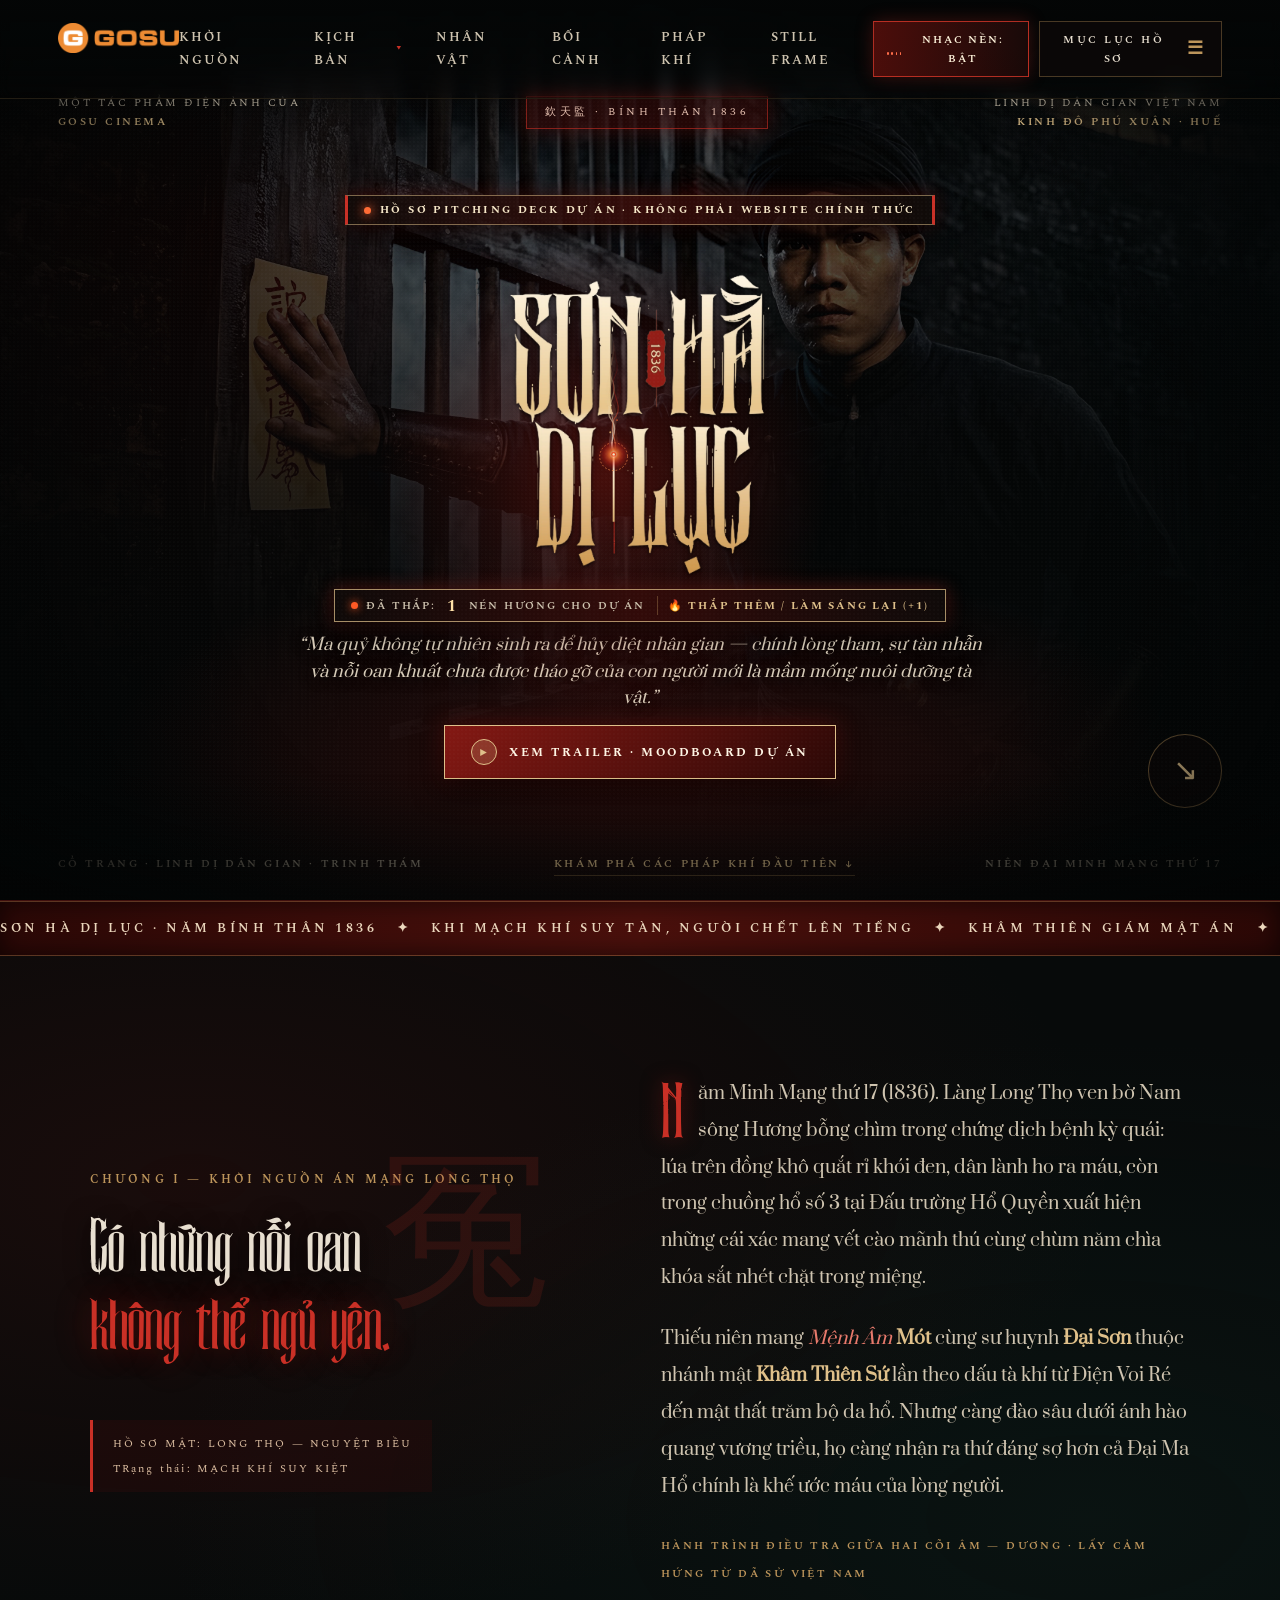
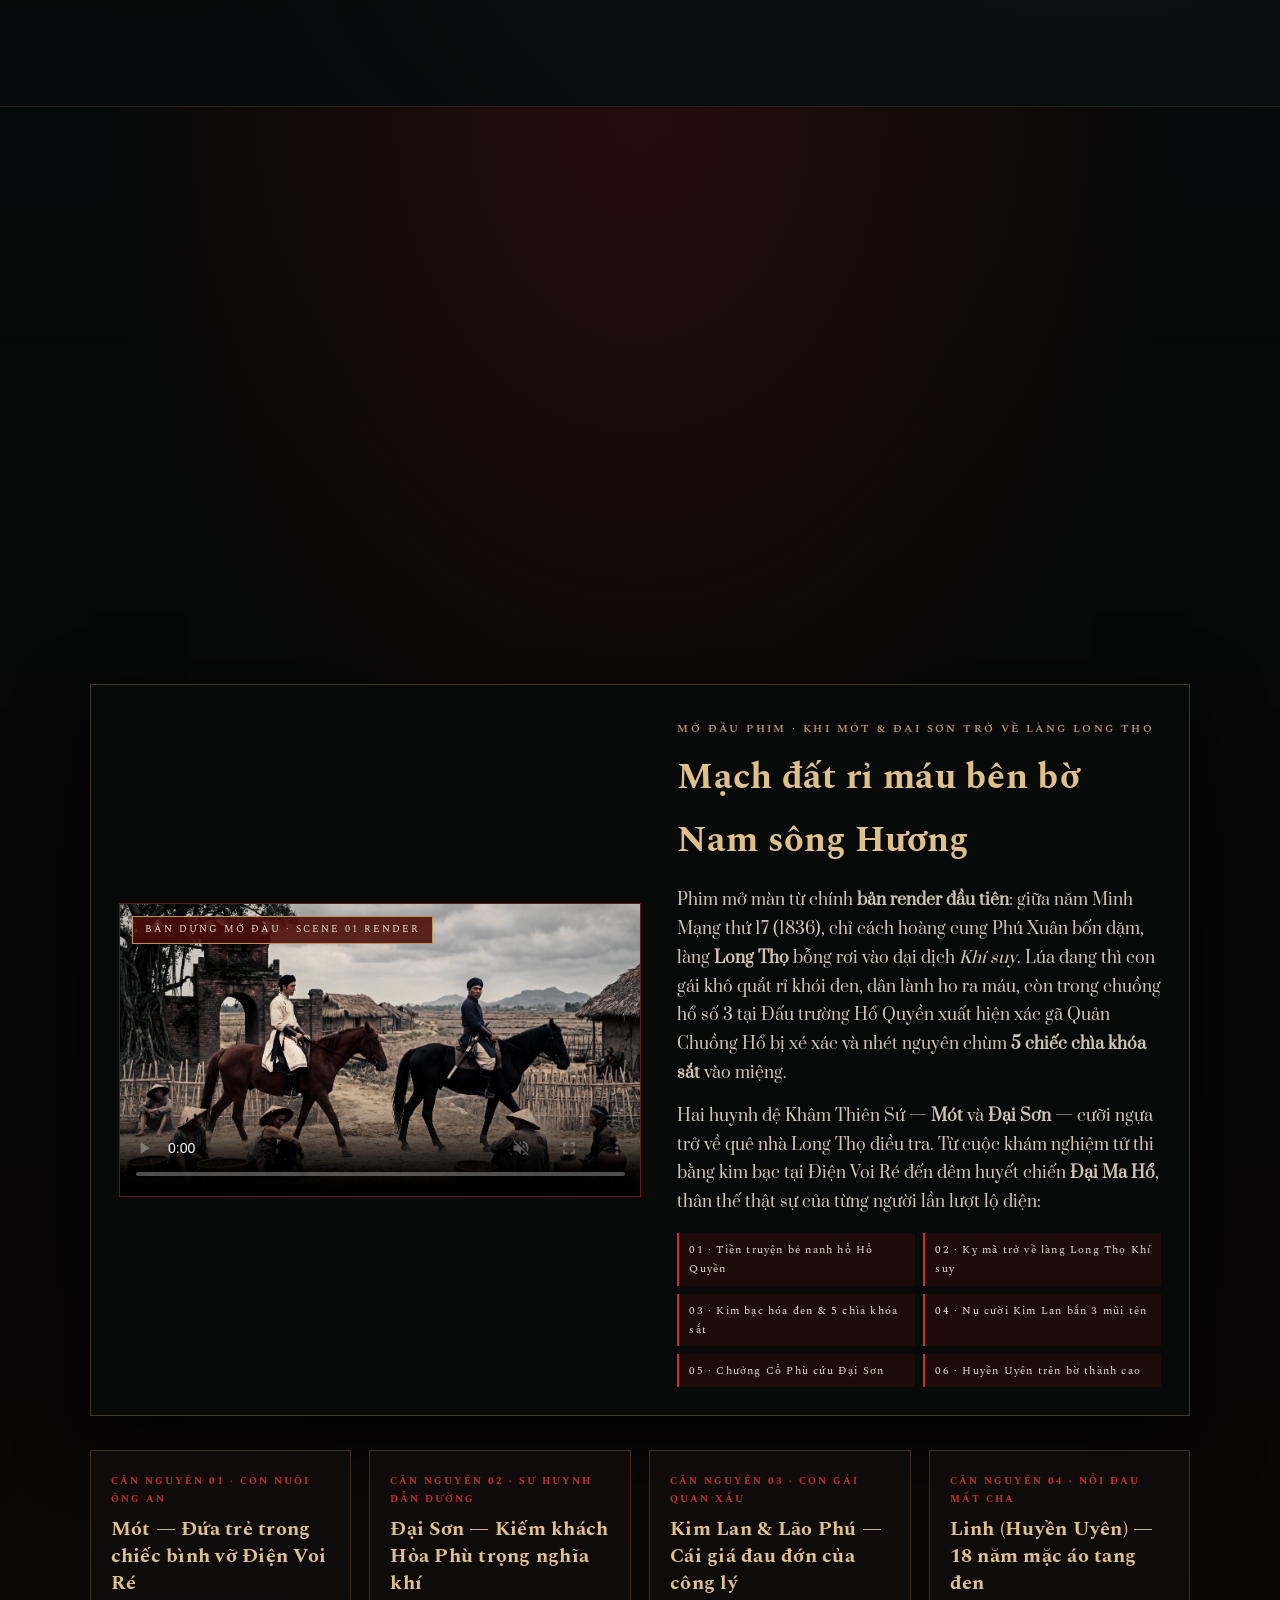
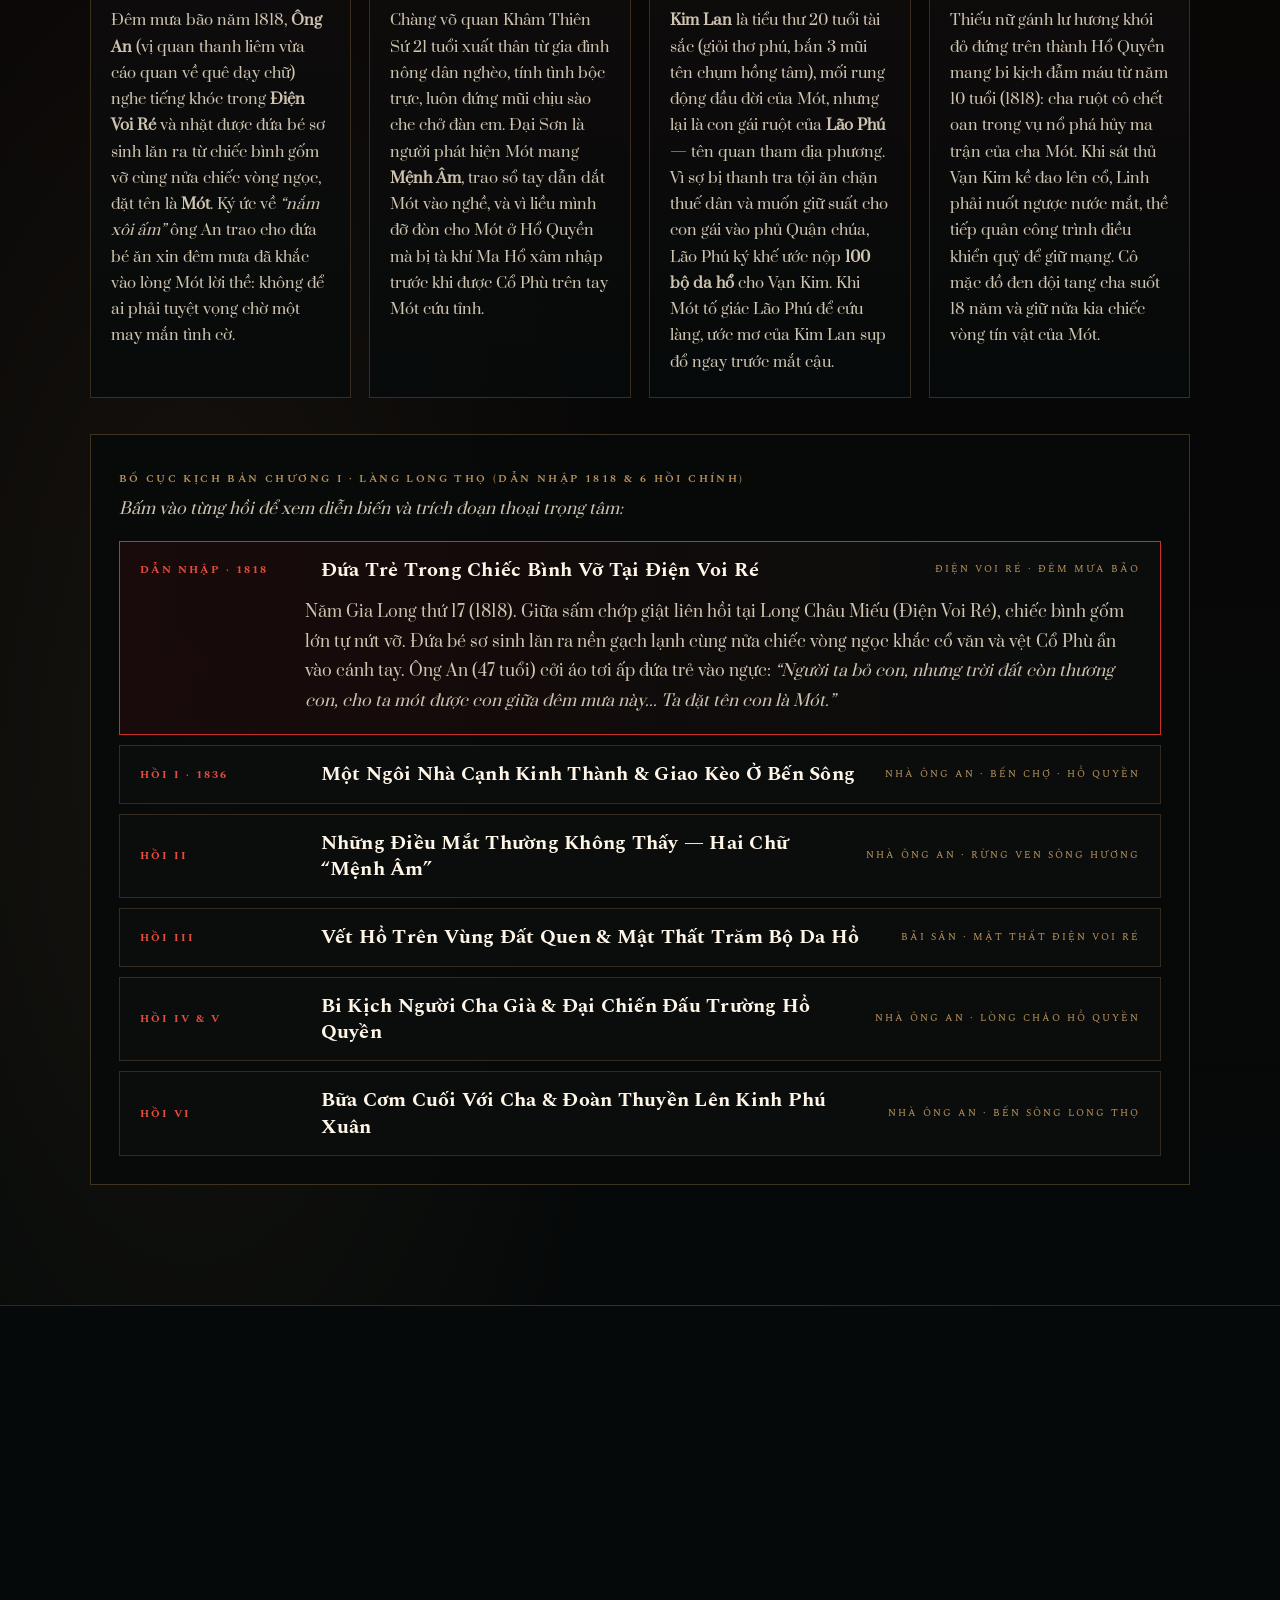
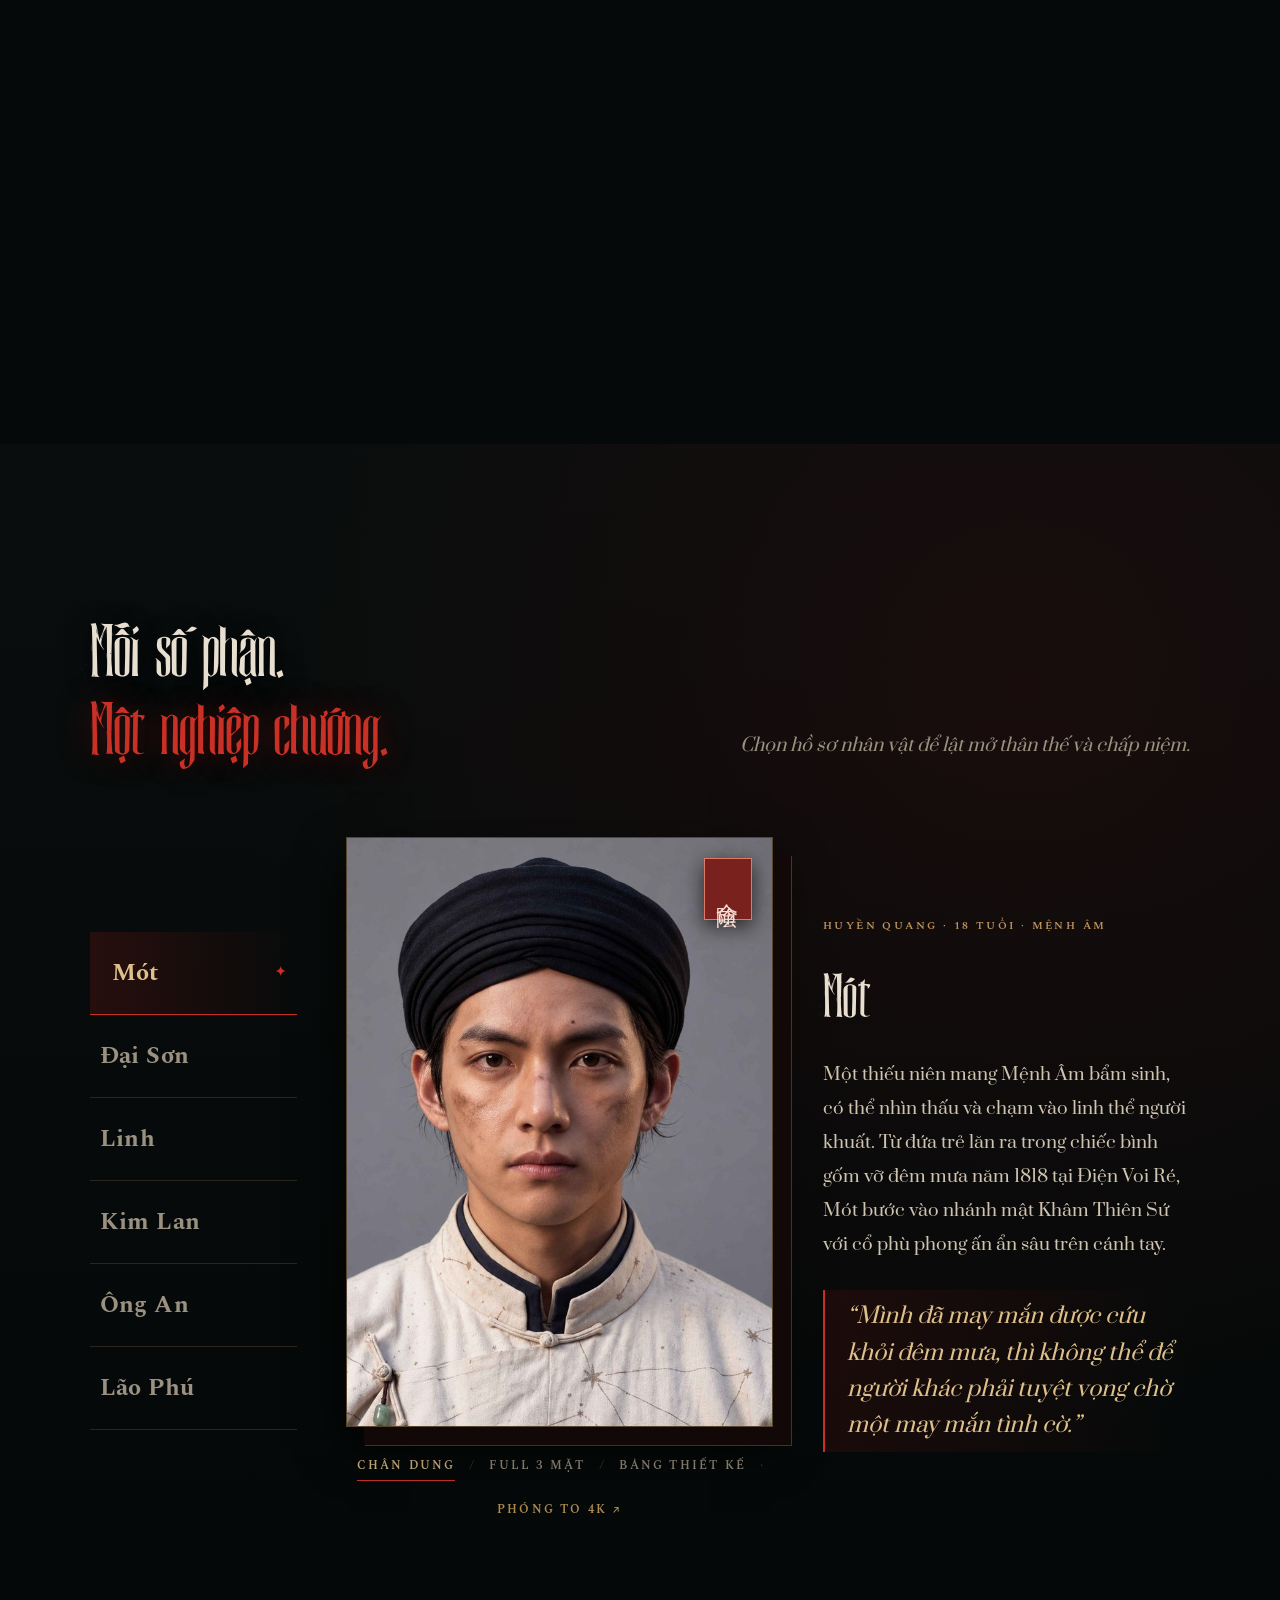
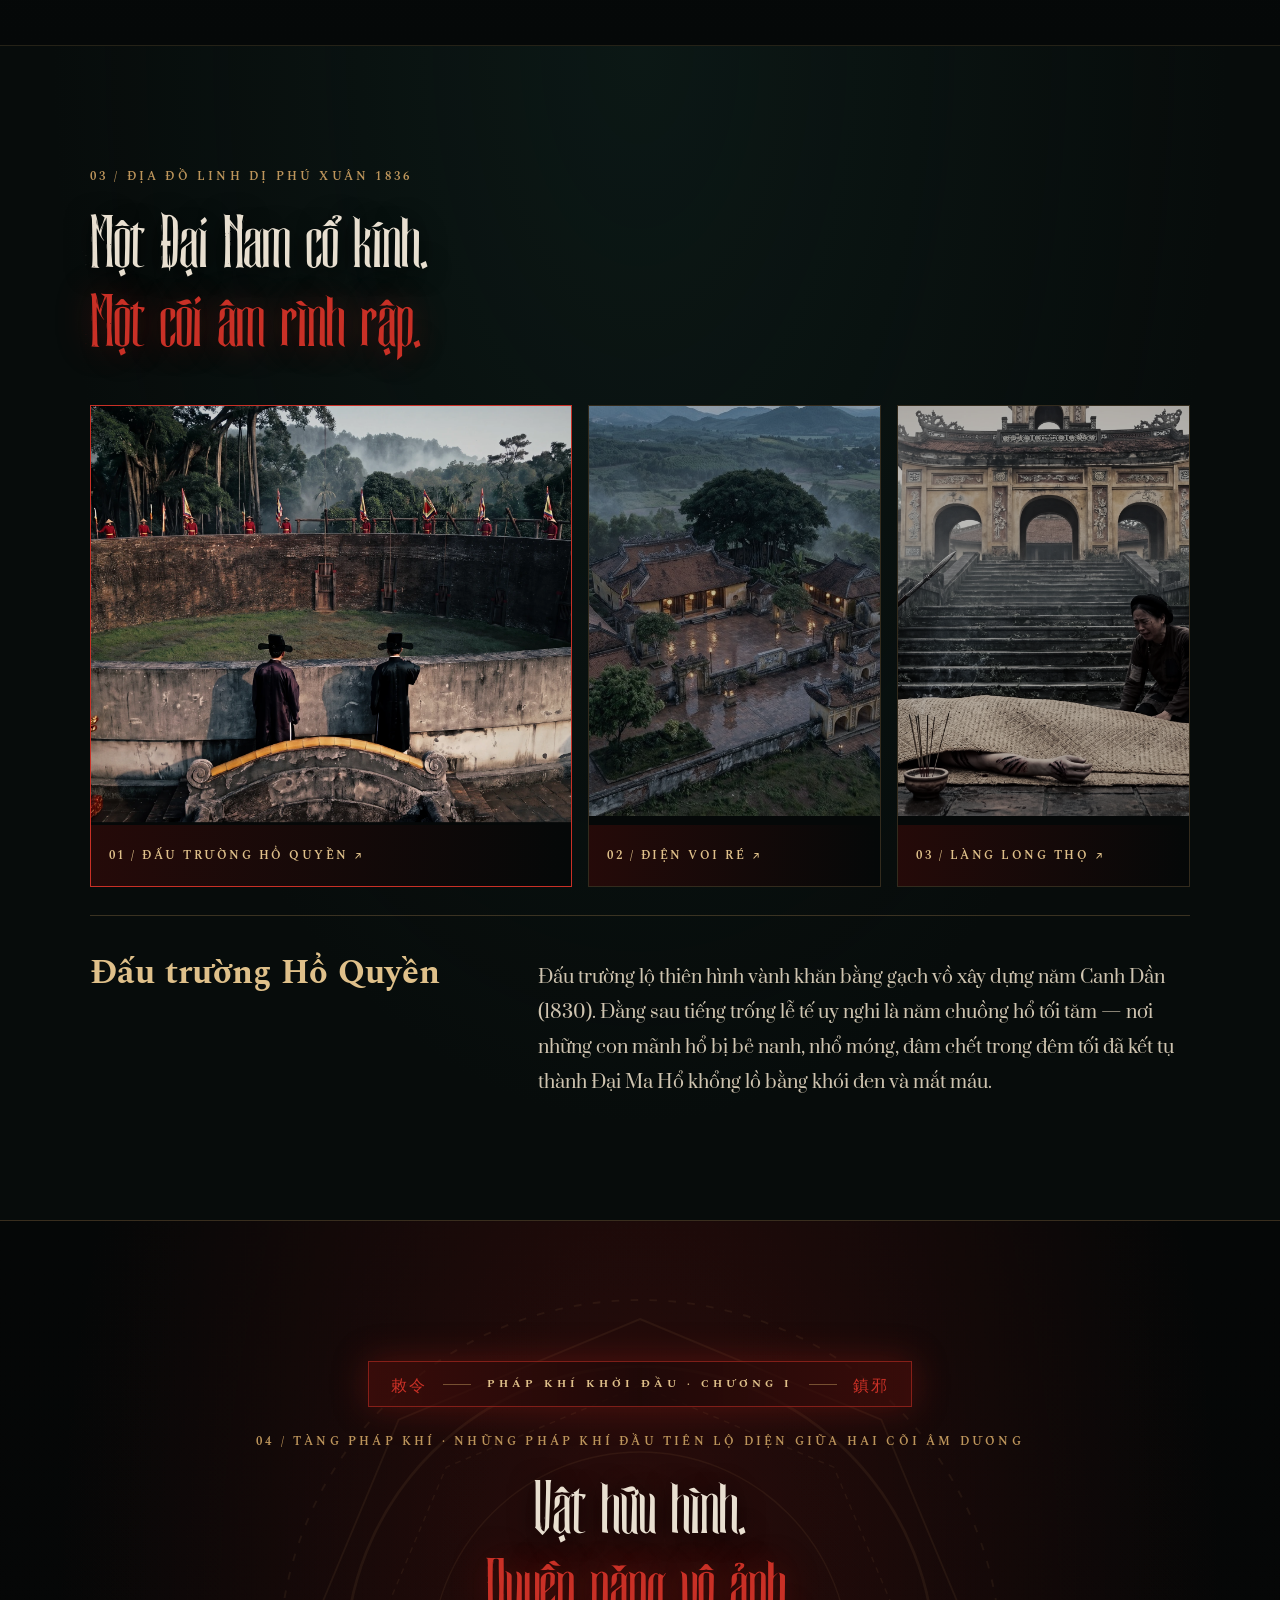
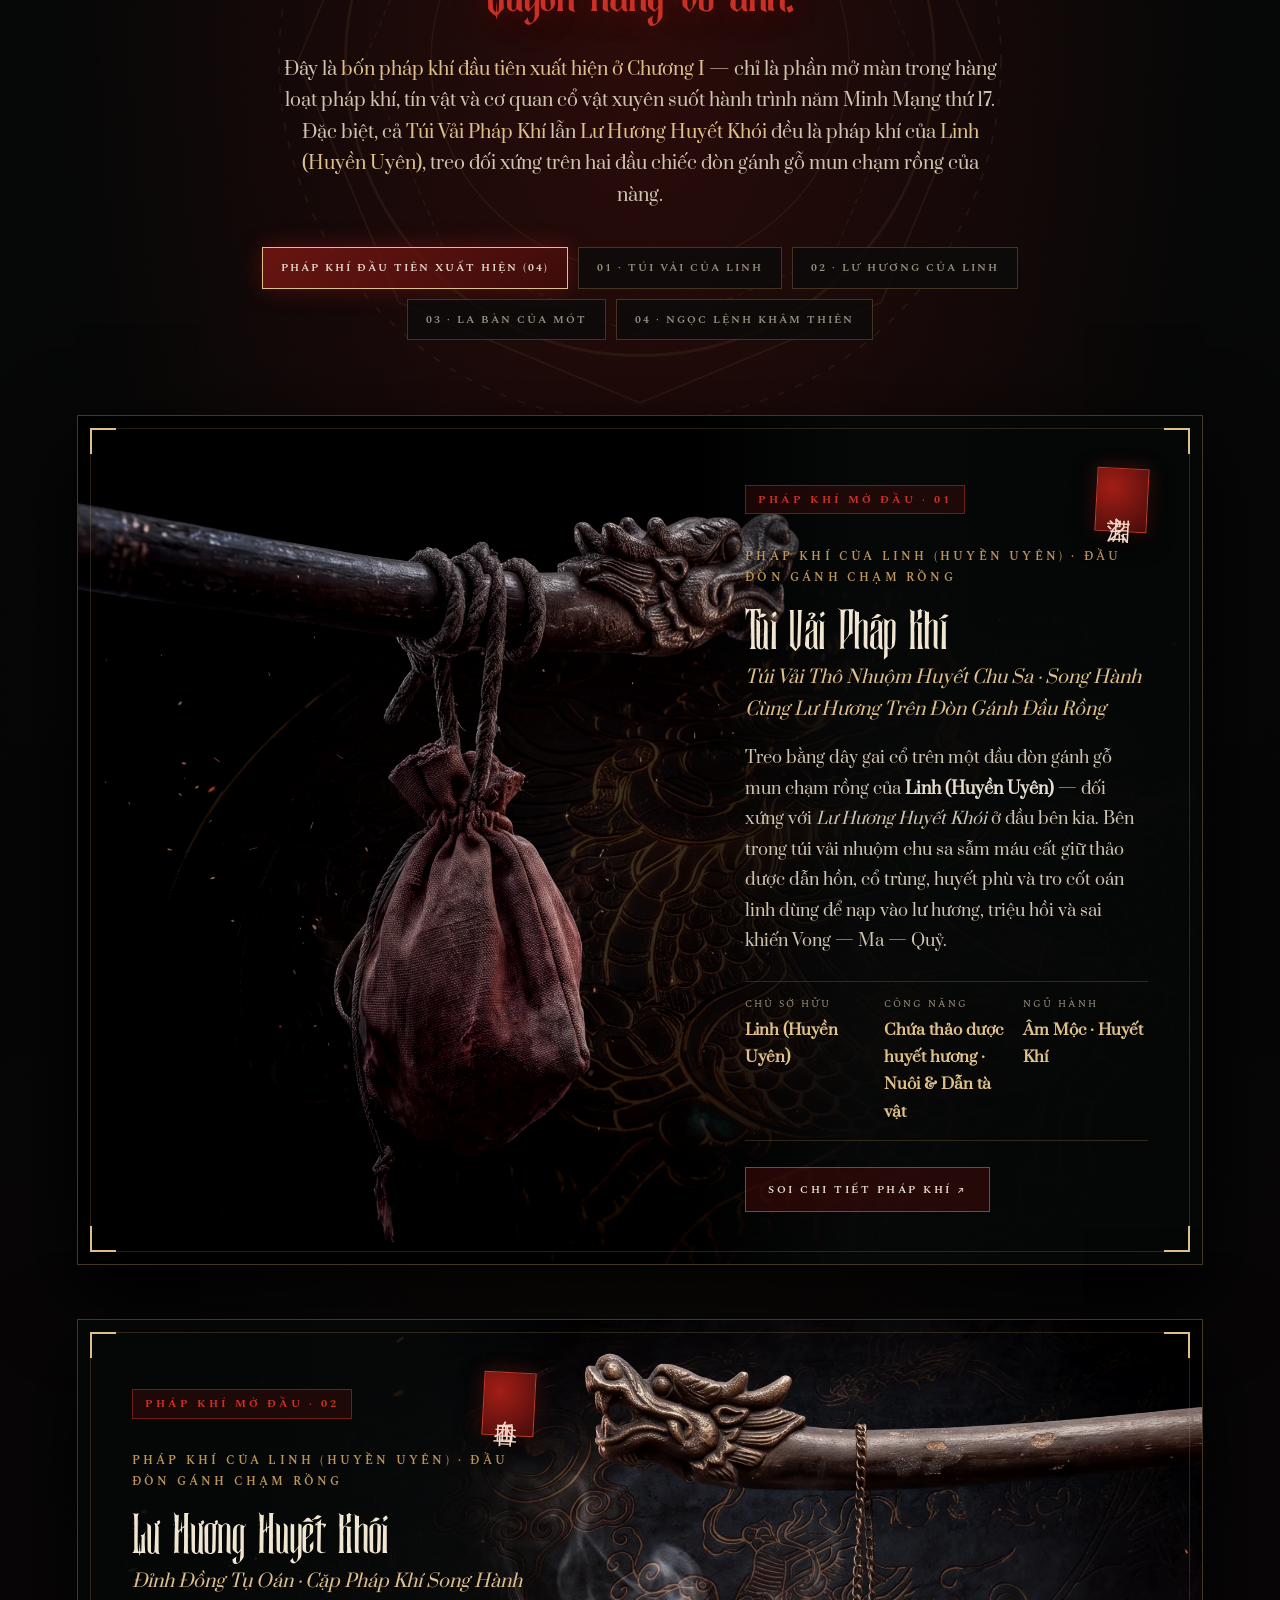
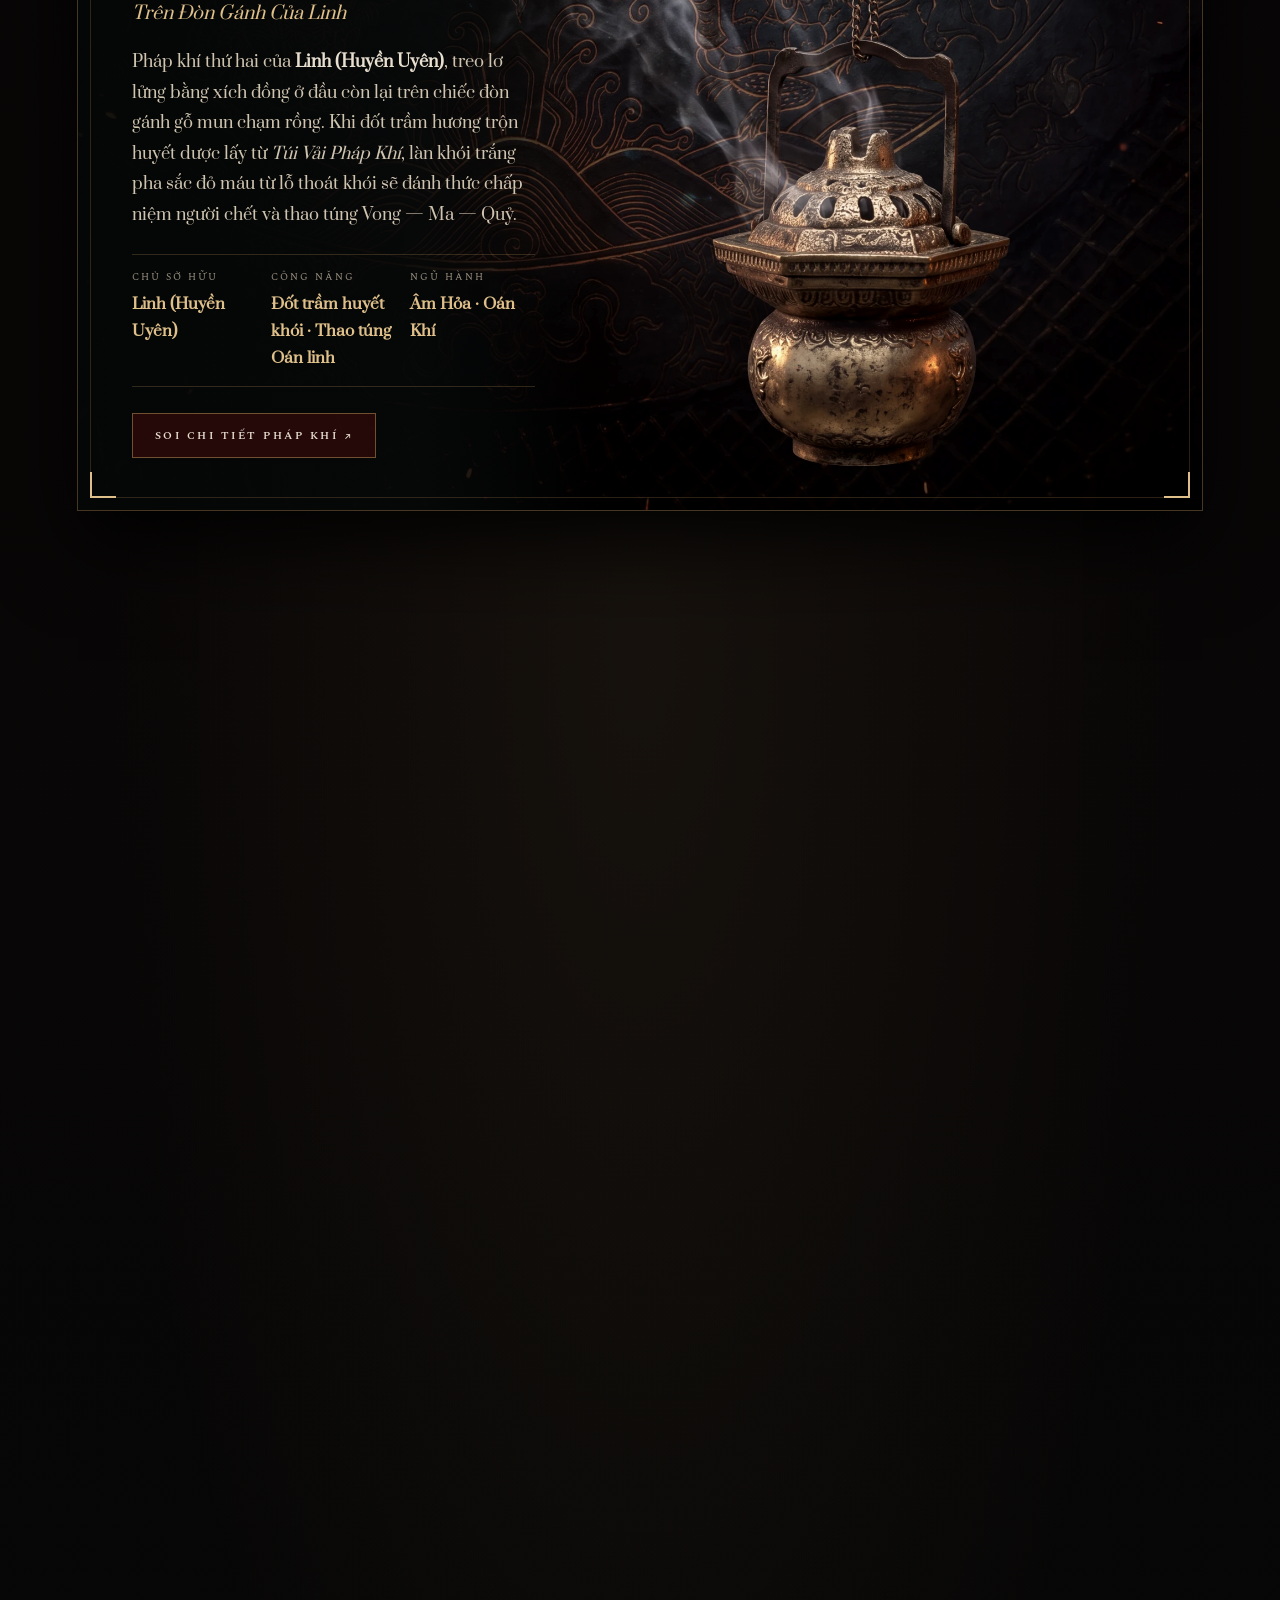
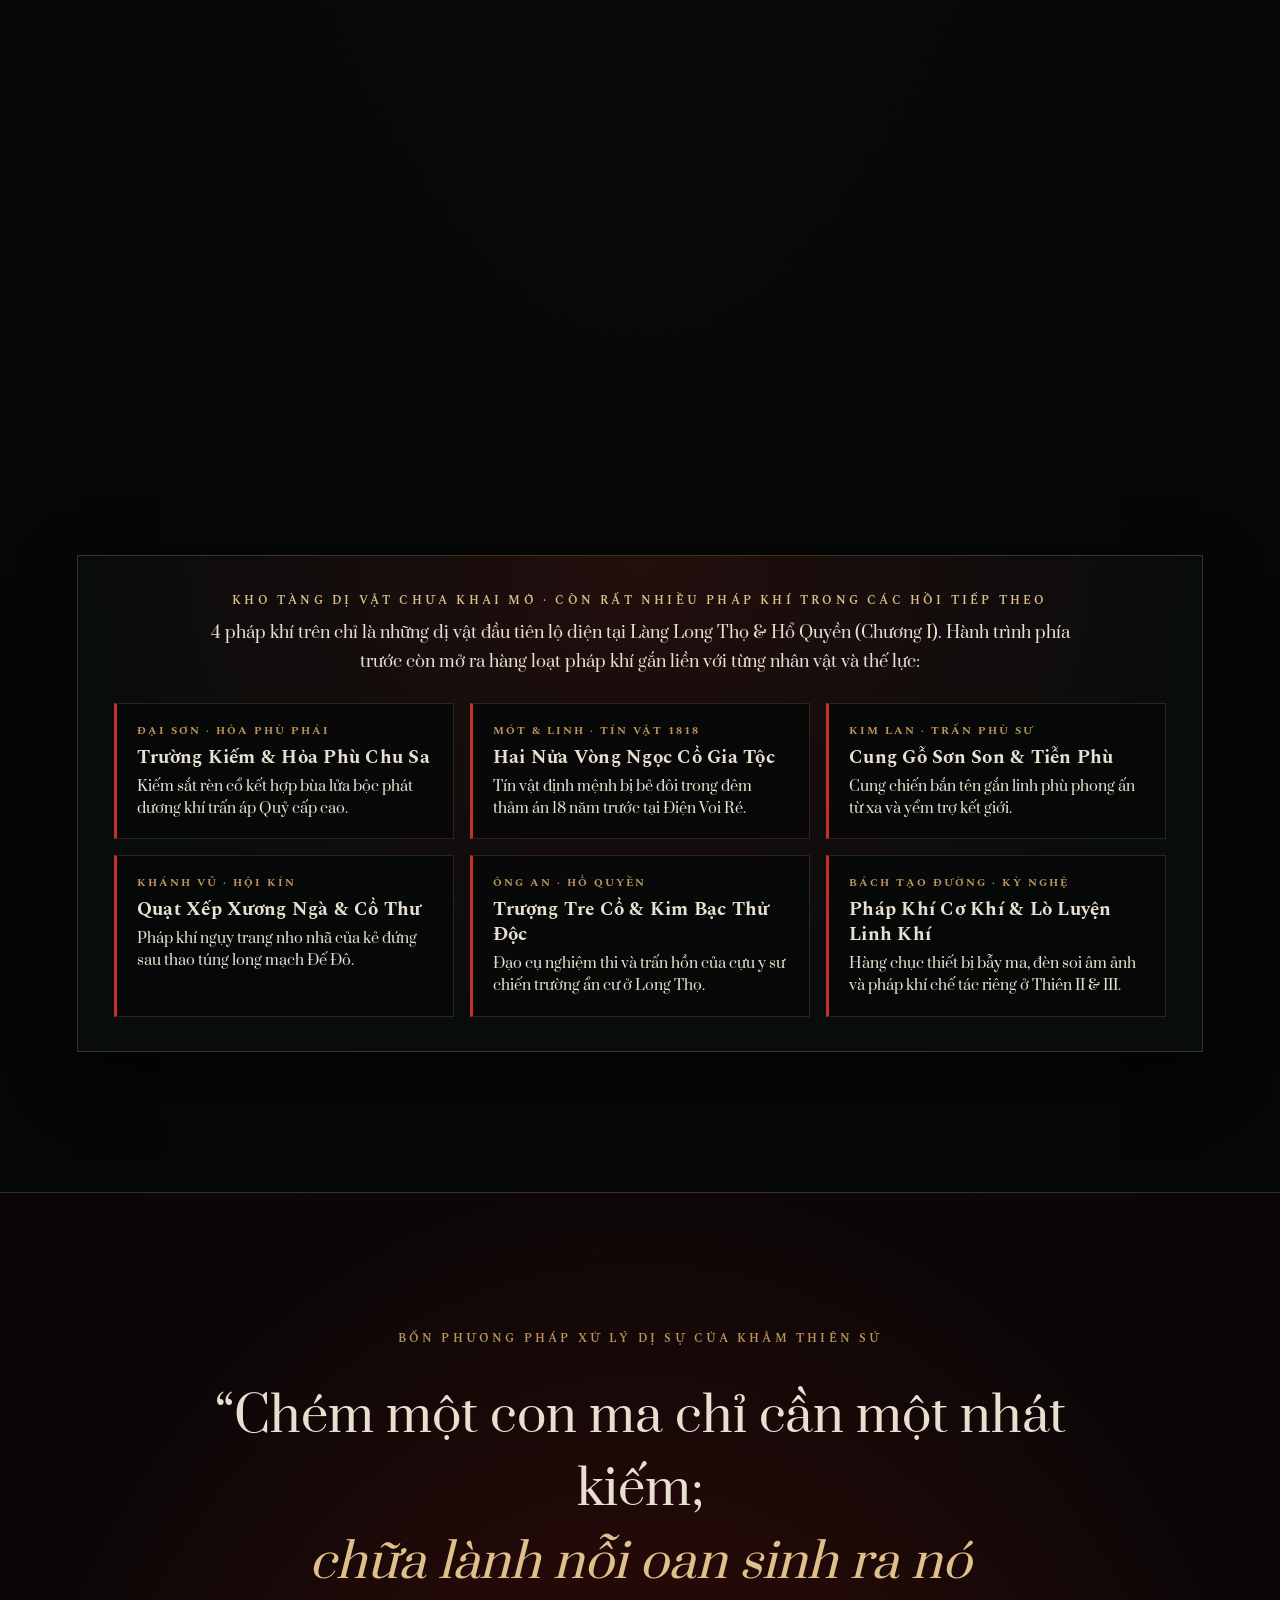
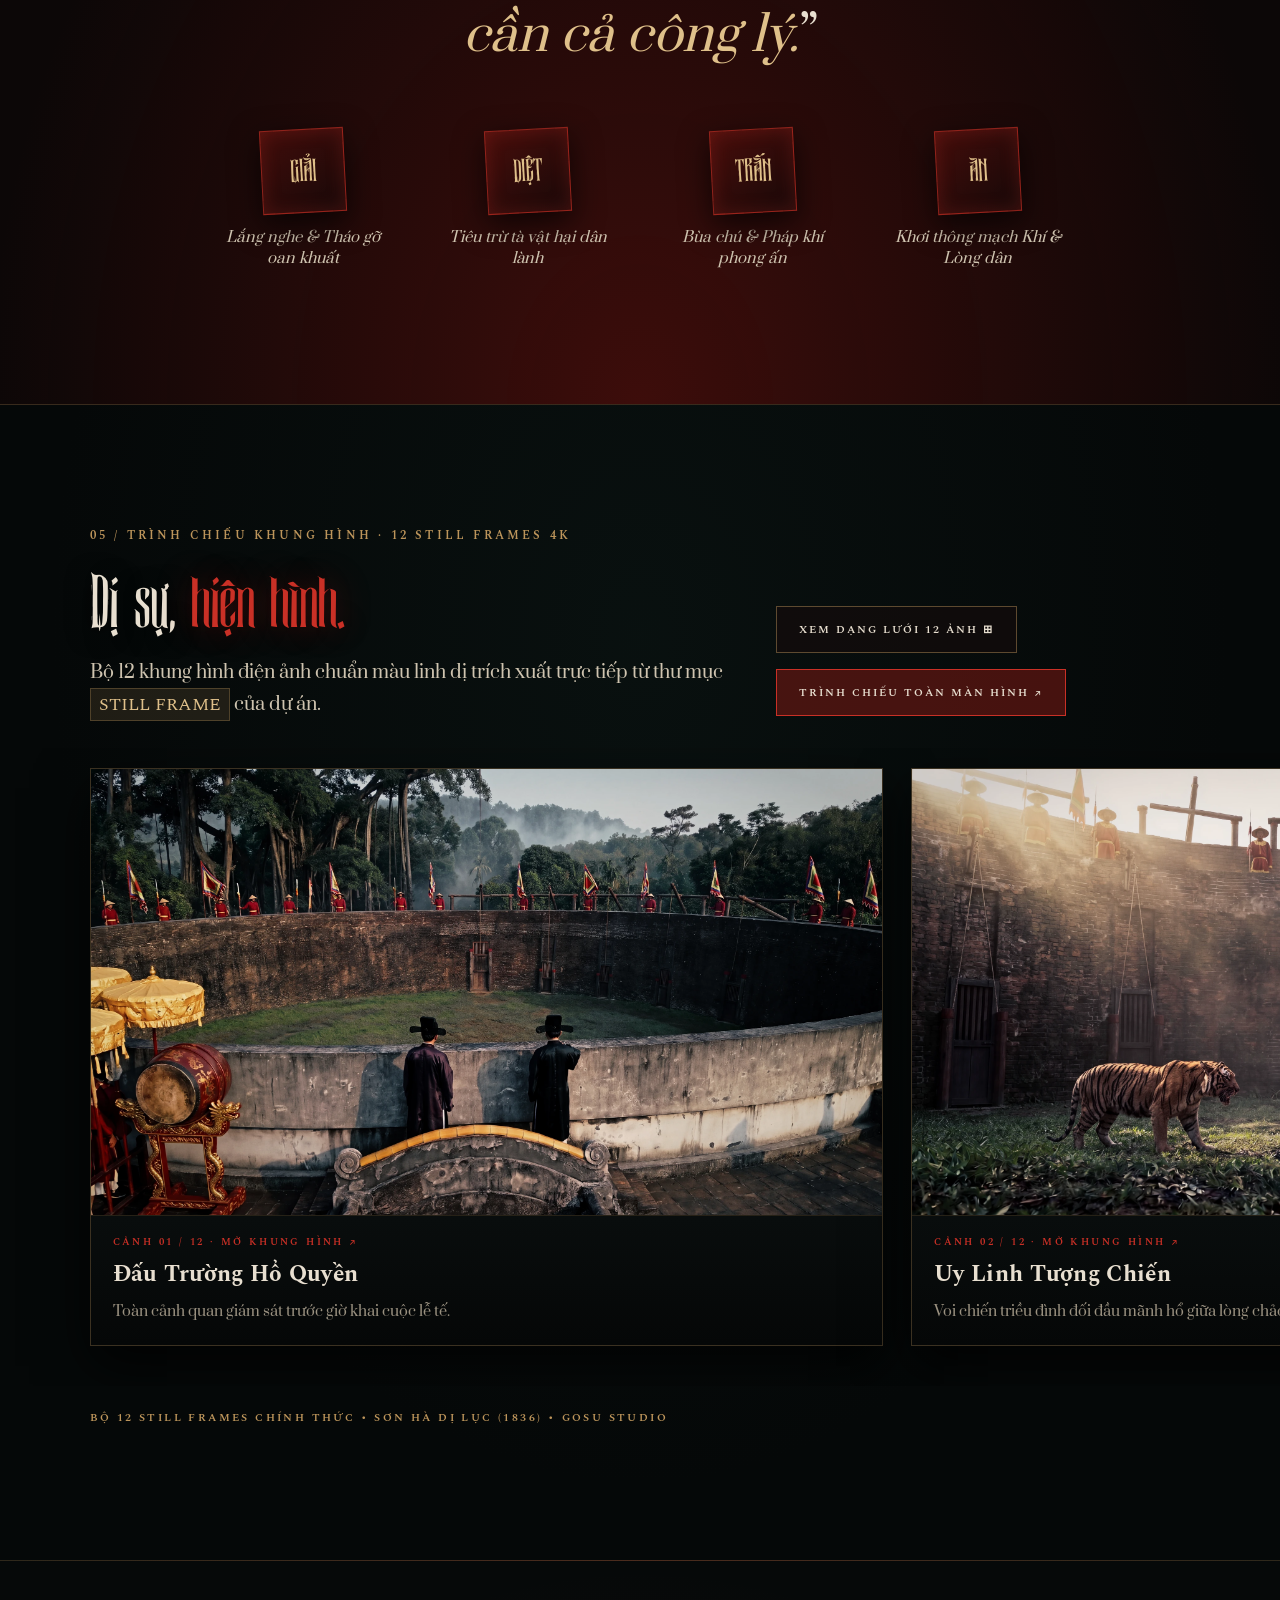
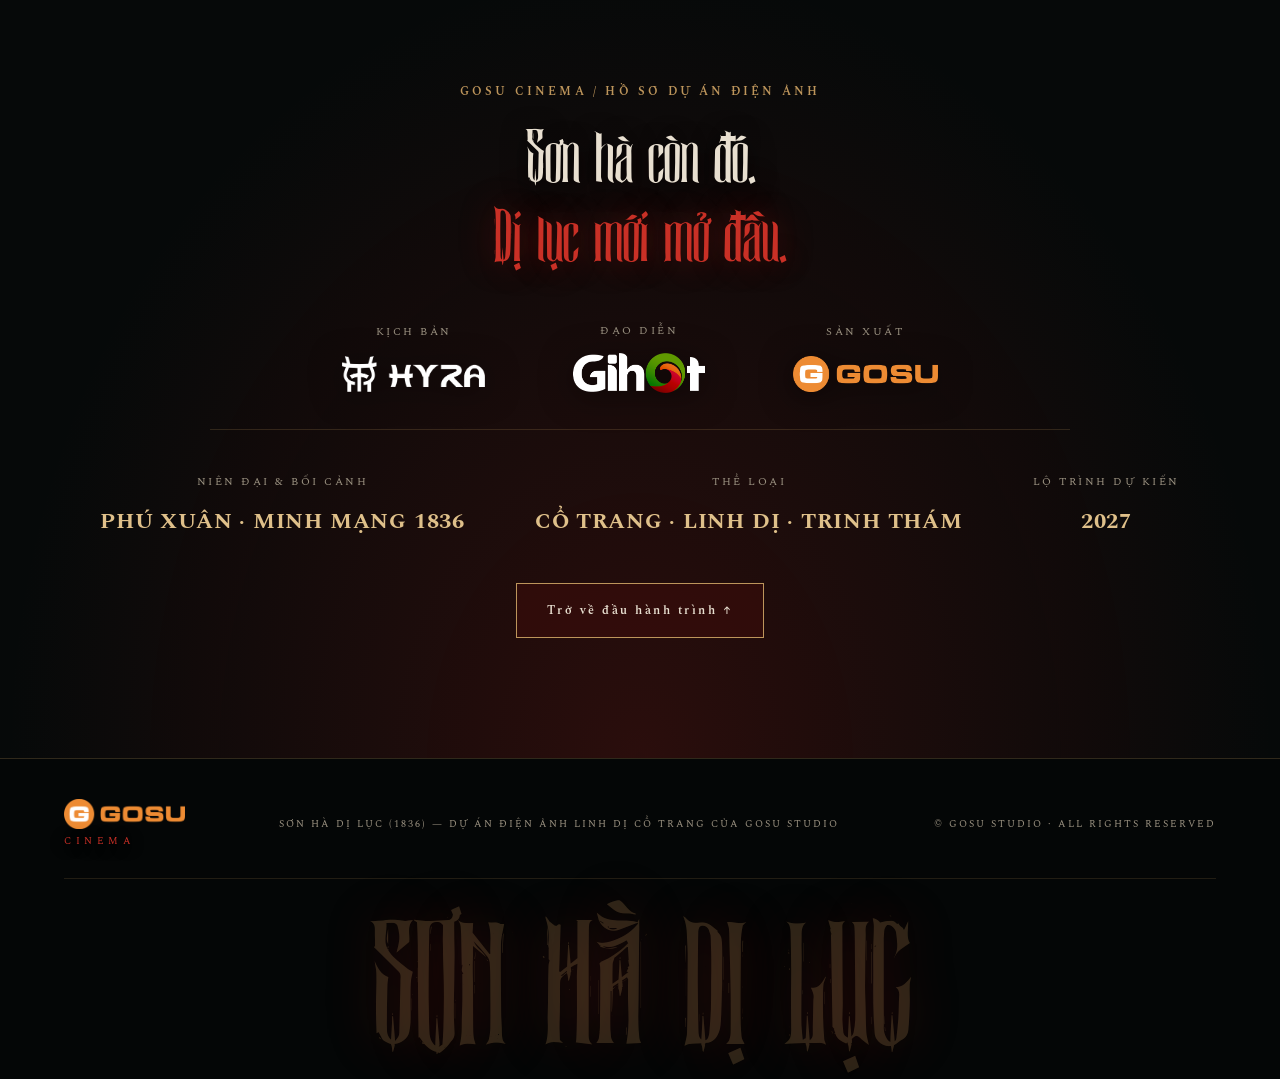
<file: classic.html>
<!doctype html>
<html lang="vi">
<head>
  <meta charset="UTF-8">
  <meta name="viewport" content="width=device-width,initial-scale=1">
  <meta name="description" content="Khám phá Sơn Hà Dị Lục (1836) — dự án điện ảnh cổ trang, linh dị dân gian và trinh thám Việt Nam của GOSU Studio.">
  <title>Gosu Cinema | Sơn Hà Dị Lục · 1836 — Linh Dị Cổ Trang Việt Nam</title>
  <link rel="preload" href="assets/uploads/1793703338122-1FTV-VIP-Queen-of-Silence.ttf" as="font" type="font/ttf" crossorigin>
  <link rel="preload" href="assets/son-ha-di-luc-title.webp?v=15" as="image" type="image/webp">
  <link rel="preconnect" href="https://fonts.googleapis.com">
  <link rel="preconnect" href="https://fonts.gstatic.com" crossorigin>
  <link href="https://fonts.googleapis.com/css2?family=Be+Vietnam+Pro:ital,wght@0,400;0,500;0,600;0,700;1,400&family=Prata&family=Spectral:ital,wght@0,400;0,500;0,600;0,700;1,400;1,600&display=swap" rel="stylesheet">
  <link rel="stylesheet" href="style.css?v=19">
  <link rel="stylesheet" href="visual-editor.css?v=19">
  <script>
    (function() {
      try {
        var cleanFont = function(val) {
          if (!val || /cormorant/i.test(val)) return "";
          return val;
        };
        ['gosu_visual_editor_overrides_v1', 'gosu_shdl_overrides_v1'].forEach(function(key) {
          var raw = localStorage.getItem(key);
          if (!raw) return;
          var data = JSON.parse(raw);
          var f = data && data.fonts;
          if (!f) return;
          var changed = false;
          ['subhead', 'body', 'serifAlt', 'sc'].forEach(function(k) {
            if (f[k] && /cormorant/i.test(f[k])) {
              f[k] = '';
              changed = true;
            }
          });
          if (changed) {
            localStorage.setItem(key, JSON.stringify(data));
          }
          var root = document.documentElement;
          if (Array.isArray(f.customFaces) && f.customFaces.length) {
            var st = document.getElementById('ve-custom-font-faces') || document.createElement('style');
            st.id = 've-custom-font-faces';
            st.textContent = f.customFaces.map(function(cf) {
              return "@font-face{font-family:'" + cf.name + "';src:url('" + cf.url + "');font-weight:normal;font-style:normal;font-display:block;unicode-range:U+0000-002F,U+003A-10FFFF;}";
            }).join('\n');
            if (!st.parentNode) document.head.appendChild(st);
          }
          if (f.display) root.style.setProperty('--font-display', f.display);
          if (cleanFont(f.subhead)) root.style.setProperty('--font-subhead', f.subhead);
          if (cleanFont(f.body)) {
            root.style.setProperty('--font-body', f.body);
            root.style.setProperty('--font-serif-alt', f.body);
          }
          if (cleanFont(f.sc)) root.style.setProperty('--font-sc', f.sc);
        });
      } catch (e) {}
    })();
  </script>
</head>
<body>
  <div class="horror-grain" aria-hidden="true"></div>
  <div class="horror-vignette" aria-hidden="true"></div>
  <div class="cursor-orbit" aria-hidden="true"></div>
  <div class="progress" aria-hidden="true"></div>

  <header>
    <a class="brand" href="#">
      <img class="brand-logo" src="assets/gosu-logo.png" alt="GOSU" height="30" style="height:30px;width:auto"><span>CINEMA · ĐẠI NAM 1836</span>
    </a>
    <nav aria-label="Điều hướng chính">
      <a href="#story">Khởi nguồn</a>
      <div class="nav-dropdown">
        <a href="#script" class="nav-drop-trigger" aria-expanded="false">Kịch bản <span>▾</span></a>
        <div class="nav-drop-menu" role="menu">
          <button type="button" data-script-jump="tab-opening">
            <small>01 · MỞ ĐẦU &amp; HỒI ĐẦU</small>
            <strong>Video Render Mở Đầu &amp; Làng Long Thọ</strong>
          </button>
          <button type="button" data-script-jump="tab-relations">
            <small>02 · MẠNG LƯỚI NHÂN VẬT</small>
            <strong>Sơ Đồ Quan Hệ &amp; 6 Thế Lực Lớn</strong>
          </button>
          <button type="button" data-script-jump="tab-timeline">
            <small>03 · TRỤC THỜI GIAN</small>
            <strong>Timeline Hành Trình (1818 → 1836 → Kết Cục)</strong>
          </button>
          <button type="button" data-script-jump="tab-next-acts">
            <small>04 · ĐẠI TRUYỆN VỀ SAU</small>
            <strong>Kịch Bản Thiên II, Thiên III &amp; Ngoại Truyện</strong>
          </button>
        </div>
      </div>
      <a href="#characters">Nhân vật</a>
      <a href="#world">Bối cảnh</a>
      <a href="#relics">Pháp khí</a>
      <a href="#gallery">Still Frame</a>
    </nav>
    <div class="header-actions">
      <button type="button" class="soundtrack-toggle is-playing" id="soundtrack-toggle" aria-pressed="true" aria-label="Bật hoặc tắt nhạc nền Sơn Hà Dị Lục" title="Bật / Tắt nhạc nền Sơn Hà Dị Lục (từ 1:44 · Tự động lặp lại)">
        <span class="eq-bars" aria-hidden="true">
          <i></i><i></i><i></i><i></i>
        </span>
        <span class="st-label" id="soundtrack-label">NHẠC NỀN: BẬT</span>
      </button>
      <button class="menu-toggle" aria-expanded="false" aria-controls="film-menu">
        MỤC LỤC HỒ SƠ <span>☰</span>
      </button>
    </div>
  </header>

  <aside id="film-menu" hidden>
    <div class="menu-backdrop-seal" aria-hidden="true">欽天監</div>
    <span class="eyebrow">GOSU CINEMA / HỒ SƠ DỊ SỰ NĂM BÍNH THÂN 1836</span>
    <a href="#story"><small>CHƯƠNG I</small> Khởi nguồn oán niệm</a>
    <a href="#script"><small>HỒ SƠ KỊCH BẢN</small> Kịch bản · Sơ đồ · Timeline</a>
    <a href="#characters"><small>CHƯƠNG II</small> Hồ sơ nhân vật</a>
    <a href="#world"><small>CHƯƠNG III</small> Địa đồ linh dị</a>
    <a href="#relics"><small>CHƯƠNG IV</small> Pháp khí khởi đầu</a>
    <a href="#gallery"><small>CHƯƠNG V</small> Trình chiếu Still Frame</a>
  </aside>

  <main>
    <section class="hero">
      <img class="heroart" src="assets/uploads/1793706265279-9.jpg" alt="Đêm Hổ Quyền — Khâm Thiên Sứ dán bùa chu sa trấn yểm chuồng hổ">
      <div class="shade"></div>
      <div class="hero-mist" aria-hidden="true"></div>
      <div class="hero-copy">
        <div class="hero-meta">
          <span>MỘT TÁC PHẨM ĐIỆN ẢNH CỦA<br><strong>GOSU CINEMA</strong></span>
          <span class="hero-seal-badge">欽天監 · BÍNH THÂN 1836</span>
          <span>LINH DỊ DÂN GIAN VIỆT NAM<br><strong>KINH ĐÔ PHÚ XUÂN · HUẾ</strong></span>
        </div>
        <div class="hero-pitch-tag" data-ve-id="hero.pitch.tag">HỒ SƠ PITCHING DECK DỰ ÁN · KHÔNG PHẢI WEBSITE CHÍNH THỨC</div>
        <p class="hero-kicker">NHÂN TÂM DẬY SÓNG · MẠCH KHÍ SUY TÀN · SƠN HÀ THỨC GIẤC</p>
        <h1 id="hero-main-title">
          <span class="sr-only">SƠN HÀ</span>
          <div class="hero-title-art-wrap">
            <div class="hero-title-lit-aura" id="hero-title-lit-aura" aria-hidden="true"></div>
            <img class="hero-title-art" src="assets/son-ha-di-luc-title.webp?v=15" alt="Sơn Hà Dị Lục 1836" width="366" height="416" decoding="async" fetchpriority="high">
            <svg class="hero-incense-fx-svg" viewBox="0 0 366 416" fill="none" aria-hidden="true">
              <defs>
                <linearGradient id="inc-stick-grad" gradientUnits="userSpaceOnUse" x1="148.5" y1="237" x2="148.5" y2="338">
                  <stop offset="0%" stop-color="#fff8e8"/>
                  <stop offset="60%" stop-color="#f2dab0"/>
                  <stop offset="100%" stop-color="#d8af6c"/>
                </linearGradient>
                <radialGradient id="inc-ember-glow" cx="50%" cy="50%" r="50%">
                  <stop offset="0%" stop-color="#fffbe6" stop-opacity="1"/>
                  <stop offset="22%" stop-color="#ff7a33" stop-opacity="0.88"/>
                  <stop offset="52%" stop-color="#d4241a" stop-opacity="0.45"/>
                  <stop offset="82%" stop-color="#961b15" stop-opacity="0.08"/>
                  <stop offset="100%" stop-color="#961b15" stop-opacity="0"/>
                </radialGradient>
                <linearGradient id="inc-smoke-callig" gradientUnits="userSpaceOnUse" x1="148.5" y1="238" x2="148.5" y2="76">
                  <stop offset="0%" stop-color="#f9f1e0" stop-opacity="0"/>
                  <stop offset="10%" stop-color="#f9f1e0" stop-opacity="0.88"/>
                  <stop offset="50%" stop-color="#dfc08a" stop-opacity="0.55"/>
                  <stop offset="82%" stop-color="#d89b6c" stop-opacity="0.2"/>
                  <stop offset="100%" stop-color="#f9f1e0" stop-opacity="0"/>
                </linearGradient>
                <linearGradient id="inc-smoke-crimson" gradientUnits="userSpaceOnUse" x1="148.5" y1="238" x2="148.5" y2="82">
                  <stop offset="0%" stop-color="#ff8c52" stop-opacity="0"/>
                  <stop offset="12%" stop-color="#ff8c52" stop-opacity="0.72"/>
                  <stop offset="52%" stop-color="#d4241a" stop-opacity="0.38"/>
                  <stop offset="85%" stop-color="#961b15" stop-opacity="0.12"/>
                  <stop offset="100%" stop-color="#961b15" stop-opacity="0"/>
                </linearGradient>
              </defs>

              <!-- Thân nhang màu ngà cháy ngắn dần theo thời gian, bấm thắp hương sẽ dài và sáng lại -->
              <line id="incense-stick-body" x1="148.5" y1="237.5" x2="148.5" y2="337.5" stroke="url(#inc-stick-grad)" stroke-width="2.55" stroke-linecap="butt"/>

              <!-- Cụm đầu nhang di chuyển xuống theo mức độ cháy của nén hương -->
              <g id="incense-burning-head" transform="translate(0, 0)">
                <!-- Đầu tàn tro nhang -->
                <line id="incense-ash-tip" x1="148.5" y1="235.8" x2="148.5" y2="238.5" stroke="#857567" stroke-width="2.6" stroke-linecap="round"/>

                <!-- Vòng tròn chấm 360 độ sắc nét quanh đầu nhang -->
                <circle class="incense-dotted-ring" cx="148.5" cy="240.5" r="18.5" stroke="#dfc08a" stroke-width="1.05" stroke-dasharray="1.3 3.6" stroke-linecap="round"/>

                <!-- Đốm tàn hương khi nhang đã tàn / chưa thắp -->
                <g class="incense-unlit-invite" id="incense-unlit-invite">
                  <circle class="unlit-tip-dot" cx="148.5" cy="237.5" r="2.3" fill="#e85838"/>
                </g>

                <!-- Tầng khói nhang uốn lượn (gradientUnits="userSpaceOnUse" không bao giờ bị cắt viền) -->
                <g class="incense-smoke-layer" id="incense-smoke-layer">
                  <g class="smoke-unit su-1">
                    <path d="M 148.5 235 C 136 216, 161 194, 144 168 C 131 146, 159 120, 146 88" stroke="url(#inc-smoke-callig)" stroke-width="5.5" stroke-opacity="0.22" stroke-linecap="round" fill="none"/>
                    <path d="M 148.5 235 C 139 221, 158 207, 145 191 C 134 176, 157 158, 146 138 C 138 122, 154 104, 147 84" stroke="url(#inc-smoke-callig)" stroke-width="1.65" stroke-linecap="round" fill="none"/>
                    <circle cx="144" cy="208" r="1.25" fill="#ffd27d" fill-opacity="0.85"/>
                  </g>
                  <g class="smoke-unit su-2">
                    <path d="M 148.5 235 C 160 214, 136 190, 153 162 C 165 138, 138 112, 151 82" stroke="url(#inc-smoke-crimson)" stroke-width="4.6" stroke-opacity="0.2" stroke-linecap="round" fill="none"/>
                    <path d="M 148.5 235 C 157 220, 138 204, 152 186 C 162 170, 140 152, 151 132 C 159 116, 143 98, 150 80" stroke="url(#inc-smoke-crimson)" stroke-width="1.35" stroke-linecap="round" fill="none"/>
                    <circle cx="153" cy="192" r="1.1" fill="#ff6b35" fill-opacity="0.85"/>
                  </g>
                  <g class="smoke-unit su-3">
                    <path d="M 148.5 233 C 142 216, 154 198, 143 178 C 135 162, 151 144, 145 122" stroke="url(#inc-smoke-callig)" stroke-width="1.2" stroke-linecap="round" fill="none"/>
                    <circle cx="145" cy="172" r="1" fill="#fff0b8" fill-opacity="0.8"/>
                  </g>
                </g>

                <!-- Quầng lửa đỏ chu sa & đầu nhang cháy sáng tại (148.5, 237.5) -->
                <g class="incense-halo-layer" id="incense-halo-layer">
                  <circle class="ember-aura" cx="148.5" cy="237.5" r="26" fill="url(#inc-ember-glow)"/>
                  <circle class="ember-core" cx="148.5" cy="237.5" r="3.3" fill="#ff4d1c"/>
                  <circle class="ember-hot" cx="148.5" cy="237.5" r="1.6" fill="#fffbe0"/>
                </g>
              </g>
            </svg>
            <button type="button" class="hero-incense-ritual" id="hero-incense-btn" aria-pressed="false" aria-label="Bấm vào cây nhang giữa chữ Dị và Lục để thắp hương (+1)" title="Bấm vào cây nhang để thắp hương (+1)">
              <i class="incense-hint">BẤM THẮP HƯƠNG (+1)</i>
            </button>
          </div>
          <span class="sr-only">DỊ LỤC<sup>1836</sup></span>
        </h1>
        <div class="hero-incense-counter-bar" id="hero-incense-counter-bar">
          <button type="button" class="incense-counter-btn" id="hero-incense-counter-btn" title="Bấm để thắp nén hương cho dự án (+1)">
            <span class="incense-counter-dot" aria-hidden="true"></span>
            <span class="incense-counter-label" data-ve-id="hero.incense.label">ĐÃ THẮP:</span>
            <strong class="incense-counter-num" id="incense-count-value">1</strong>
            <span class="incense-counter-unit" data-ve-id="hero.incense.unit">NÉN HƯƠNG CHO DỰ ÁN</span>
            <span class="incense-counter-cta" id="incense-counter-cta">✦ BẤM THẮP HƯƠNG (+1)</span>
            <span class="incense-plus-float" id="incense-plus-float" aria-hidden="true">+1 NÉN HƯƠNG</span>
          </button>
        </div>
        <p class="hero-sub">“Ma quỷ không tự nhiên sinh ra để hủy diệt nhân gian — chính lòng tham, sự tàn nhẫn và nỗi oan khuất chưa được tháo gỡ của con người mới là mầm mống nuôi dưỡng tà vật.”</p>
        <div class="hero-actions">
          <button type="button" class="hero-trailer-btn" id="open-trailer-btn">
            <span class="play-icon" aria-hidden="true">▶</span>
            <span class="trailer-btn-label">XEM TRAILER · MOODBOARD DỰ ÁN</span>
          </button>
        </div>
        <a class="round-link" href="#story" aria-label="Khám phá câu chuyện">↘</a>
      </div>
      <div class="hero-bottom">
        <span>CỔ TRANG · LINH DỊ DÂN GIAN · TRINH THÁM</span>
        <a href="#relics">KHÁM PHÁ CÁC PHÁP KHÍ ĐẦU TIÊN ↓</a>
        <span>NIÊN ĐẠI MINH MẠNG THỨ 17</span>
      </div>
    </section>

    <div class="ticker" aria-hidden="true">
      <div>
        SƠN HÀ DỊ LỤC · NĂM BÍNH THÂN 1836 &nbsp; ✦ &nbsp; KHI MẠCH KHÍ SUY TÀN, NGƯỜI CHẾT LÊN TIẾNG &nbsp; ✦ &nbsp; KHÂM THIÊN GIÁM MẬT ÁN &nbsp; ✦ &nbsp; GIẢI · DIỆT · TRẤN · AN &nbsp; ✦ &nbsp; SƠN HÀ DỊ LỤC · NĂM BÍNH THÂN 1836 &nbsp; ✦ &nbsp; KHI MẠCH KHÍ SUY TÀN, NGƯỜI CHẾT LÊN TIẾNG &nbsp; ✦ &nbsp;
      </div>
    </div>

    <section id="story" class="story section">
      <div class="reveal story-left">
        <p class="eyebrow">CHƯƠNG I — KHỞI NGUỒN ÁN MẠNG LONG THỌ</p>
        <span class="chapter-mark" aria-hidden="true">冤</span>
        <h2>Có những nỗi oan<br><em>không thể ngủ yên.</em></h2>
        <div class="story-talisman">
          <span>HỒ SƠ MẬT: LONG THỌ — NGUYỆT BIỀU</span>
          <span>TRạng thái: MẠCH KHÍ SUY KIỆT</span>
        </div>
      </div>
      <div class="reveal prose">
        <p class="lead-drop">Năm Minh Mạng thứ 17 (1836). Làng Long Thọ ven bờ Nam sông Hương bỗng chìm trong chứng dịch bệnh kỳ quái: lúa trên đồng khô quắt rỉ khói đen, dân lành ho ra máu, còn trong chuồng hổ số 3 tại Đấu trường Hổ Quyền xuất hiện những cái xác mang vết cào mãnh thú cùng chùm năm chìa khóa sắt nhét chặt trong miệng.</p>
        <p>Thiếu niên mang <em>Mệnh Âm</em> <strong>Mót</strong> cùng sư huynh <strong>Đại Sơn</strong> thuộc nhánh mật <strong>Khâm Thiên Sứ</strong> lần theo dấu tà khí từ Điện Voi Ré đến mật thất trăm bộ da hổ. Nhưng càng đào sâu dưới ánh hào quang vương triều, họ càng nhận ra thứ đáng sợ hơn cả Đại Ma Hổ chính là khế ước máu của lòng người.</p>
        <span class="small">HÀNH TRÌNH ĐIỀU TRA GIỮA HAI CÕI ÂM — DƯƠNG · LẤY CẢM HỨNG TỪ DÃ SỬ VIỆT NAM</span>
      </div>
    </section>

    <!-- MỤC MỚI: HỒ SƠ KỊCH BẢN, SƠ ĐỒ MỐI QUAN HỆ & TIMELINE HÀNH TRÌNH PHIM -->
    <section id="script" class="script-hub section">
      <div class="script-hub-header reveal">
        <div class="talisman-crest" aria-hidden="true">
          <span>卷宗</span>
          <i></i>
          <strong>HỒ SƠ KỊCH BẢN &amp; ĐẠI TRUYỆN 1836</strong>
          <i></i>
          <span>山河</span>
        </div>
        <p class="eyebrow">CẤU TRÚC TỰ SỰ · MẠNG LƯỚI NHÂN VẬT · TRỤC THỜI GIAN ĐIỆN ẢNH</p>
        <h2>Kịch bản &amp; <em>Hành trình Sơn Hà.</em></h2>
        <p class="script-hub-sub">Từ bản dựng điện ảnh mở màn khi Mót và Đại Sơn trở về làng Long Thọ đến đại cục ba Thiên giữa Khâm Thiên Giám, Thương Hội Vạn Kim và nhánh Huyền Uyên.</p>

        <div class="script-tabs" role="tablist" aria-label="Danh mục hồ sơ kịch bản">
          <button type="button" class="script-tab active" role="tab" aria-selected="true" data-script-tab="tab-opening">
            <small>PHẦN 01</small>
            <strong>Mở Đầu (Render) &amp; Hồi I Long Thọ</strong>
          </button>
          <button type="button" class="script-tab" role="tab" aria-selected="false" data-script-tab="tab-relations">
            <small>PHẦN 02</small>
            <strong>Sơ Đồ Quan Hệ &amp; 6 Thế Lực</strong>
          </button>
          <button type="button" class="script-tab" role="tab" aria-selected="false" data-script-tab="tab-timeline">
            <small>PHẦN 03</small>
            <strong>Timeline Hành Trình (1818 → 1837)</strong>
          </button>
          <button type="button" class="script-tab" role="tab" aria-selected="false" data-script-tab="tab-next-acts">
            <small>PHẦN 04</small>
            <strong>Kịch Bản Thiên II, III &amp; Ngoại Truyện</strong>
          </button>
        </div>
      </div>

      <!-- TAB 01: MỞ ĐẦU VIDEO RENDER & HỒI ĐẦU LÀNG LONG THỌ -->
      <div class="script-panel active" id="tab-opening" role="tabpanel">
        <div class="opening-render-showcase">
          <div class="opening-video-box">
            <video src="assets/scene1-render.mp4" poster="assets/still-frame/04.webp" autoplay muted loop playsinline controls></video>
            <div class="video-badge">BẢN DỰNG MỞ ĐẦU · SCENE 01 RENDER</div>
          </div>
          <div class="opening-narrative">
            <span class="small">MỞ ĐẦU PHIM · KHI MÓT &amp; ĐẠI SƠN TRỞ VỀ LÀNG LONG THỌ</span>
            <h3>Mạch đất rỉ máu bên bờ Nam sông Hương</h3>
            <p>Phim mở màn từ chính <strong>bản render đầu tiên</strong>: giữa năm Minh Mạng thứ 17 (1836), chỉ cách hoàng cung Phú Xuân bốn dặm, làng <strong>Long Thọ</strong> bỗng rơi vào đại dịch <em>Khí suy</em>. Lúa đang thì con gái khô quắt rỉ khói đen, dân lành ho ra máu, còn trong chuồng hổ số 3 tại Đấu trường Hổ Quyền xuất hiện xác gã Quản Chuồng Hổ bị xé xác và nhét nguyên chùm <strong>5 chiếc chìa khóa sắt</strong> vào miệng.</p>
            <p>Hai huynh đệ Khâm Thiên Sứ — <strong>Mót</strong> và <strong>Đại Sơn</strong> — cưỡi ngựa trở về quê nhà Long Thọ điều tra. Từ cuộc khám nghiệm tử thi bằng kim bạc tại Điện Voi Ré đến đêm huyết chiến <strong>Đại Ma Hổ</strong>, thân thế thật sự của từng người lần lượt lộ diện:</p>
            <div class="opening-beats">
              <span>01 · Tiền truyện bẻ nanh hổ Hổ Quyền</span>
              <span>02 · Kỵ mã trở về làng Long Thọ Khí suy</span>
              <span>03 · Kim bạc hóa đen &amp; 5 chìa khóa sắt</span>
              <span>04 · Nụ cười Kim Lan bắn 3 mũi tên</span>
              <span>05 · Chưởng Cổ Phù cứu Đại Sơn</span>
              <span>06 · Huyền Uyên trên bờ thành cao</span>
            </div>
          </div>
        </div>

        <!-- 5 CĂN NGUYÊN NHÂN VẬT CỐT LÕI TẠI LONG THỌ -->
        <div class="origin-cards-grid">
          <article class="origin-card">
            <span class="origin-tag">CĂN NGUYÊN 01 · CON NUÔI ÔNG AN</span>
            <h4>Mót — Đứa trẻ trong chiếc bình vỡ Điện Voi Ré</h4>
            <p>Đêm mưa bão năm 1818, <strong>Ông An</strong> (vị quan thanh liêm vừa cáo quan về quê dạy chữ) nghe tiếng khóc trong <strong>Điện Voi Ré</strong> và nhặt được đứa bé sơ sinh lăn ra từ chiếc bình gốm vỡ cùng nửa chiếc vòng ngọc, đặt tên là <strong>Mót</strong>. Ký ức về <em>“nắm xôi ấm”</em> ông An trao cho đứa bé ăn xin đêm mưa đã khắc vào lòng Mót lời thề: không để ai phải tuyệt vọng chờ một may mắn tình cờ.</p>
          </article>

          <article class="origin-card">
            <span class="origin-tag">CĂN NGUYÊN 02 · SƯ HUYNH DẪN ĐƯỜNG</span>
            <h4>Đại Sơn — Kiếm khách Hỏa Phù trọng nghĩa khí</h4>
            <p>Chàng võ quan Khâm Thiên Sứ 21 tuổi xuất thân từ gia đình nông dân nghèo, tính tình bộc trực, luôn đứng mũi chịu sào che chở đàn em. Đại Sơn là người phát hiện Mót mang <strong>Mệnh Âm</strong>, trao sổ tay dẫn dắt Mót vào nghề, và vì liều mình đỡ đòn cho Mót ở Hổ Quyền mà bị tà khí Ma Hổ xâm nhập trước khi được Cổ Phù trên tay Mót cứu tỉnh.</p>
          </article>

          <article class="origin-card">
            <span class="origin-tag">CĂN NGUYÊN 03 · CON GÁI QUAN XẤU</span>
            <h4>Kim Lan &amp; Lão Phú — Cái giá đau đớn của công lý</h4>
            <p><strong>Kim Lan</strong> là tiểu thư 20 tuổi tài sắc (giỏi thơ phú, bắn 3 mũi tên chụm hồng tâm), mối rung động đầu đời của Mót, nhưng lại là con gái ruột của <strong>Lão Phú</strong> — tên quan tham địa phương. Vì sợ bị thanh tra tội ăn chặn thuế dân và muốn giữ suất cho con gái vào phủ Quận chúa, Lão Phú ký khế ước nộp <strong>100 bộ da hổ</strong> cho Vạn Kim. Khi Mót tố giác Lão Phú để cứu làng, ước mơ của Kim Lan sụp đổ ngay trước mắt cậu.</p>
          </article>

          <article class="origin-card">
            <span class="origin-tag">CĂN NGUYÊN 04 · NỖI ĐAU MẤT CHA</span>
            <h4>Linh (Huyền Uyên) — 18 năm mặc áo tang đen</h4>
            <p>Thiếu nữ gánh lư hương khói đỏ đứng trên thành Hổ Quyền mang bi kịch đẫm máu từ năm 10 tuổi (1818): cha ruột cô chết oan trong vụ nổ phá hủy ma trận của cha Mót. Khi sát thủ Vạn Kim kề đao lên cổ, Linh phải nuốt ngược nước mắt, thề tiếp quản công trình điều khiển quỷ để giữ mạng. Cô mặc đồ đen đội tang cha suốt 18 năm và giữ nửa kia chiếc vòng tín vật của Mót.</p>
          </article>
        </div>

        <!-- BỐ CỤC 6 HỒI CHƯƠNG I: LÀNG LONG THỌ -->
        <div class="act1-breakdown">
          <div class="act1-header">
            <span class="small">BỐ CỤC KỊCH BẢN CHƯƠNG I · LÀNG LONG THỌ (DẪN NHẬP 1818 &amp; 6 HỒI CHÍNH)</span>
            <p>Bấm vào từng hồi để xem diễn biến và trích đoạn thoại trọng tâm:</p>
          </div>
          <div class="act-accordions">
            <details class="act-item" open>
              <summary>
                <span class="act-code">DẪN NHẬP · 1818</span>
                <strong>Đứa Trẻ Trong Chiếc Bình Vỡ Tại Điện Voi Ré</strong>
                <span class="act-place">ĐIỆN VOI RÉ · ĐÊM MƯA BÃO</span>
              </summary>
              <div class="act-body">
                <p>Năm Gia Long thứ 17 (1818). Giữa sấm chớp giật liên hồi tại Long Châu Miếu (Điện Voi Ré), chiếc bình gốm lớn tự nứt vỡ. Đứa bé sơ sinh lăn ra nền gạch lạnh cùng nửa chiếc vòng ngọc khắc cổ văn và vệt Cổ Phù ẩn vào cánh tay. Ông An (47 tuổi) cởi áo tơi ấp đứa trẻ vào ngực: <em>“Người ta bỏ con, nhưng trời đất còn thương con, cho ta mót được con giữa đêm mưa này... Ta đặt tên con là Mót.”</em></p>
              </div>
            </details>

            <details class="act-item">
              <summary>
                <span class="act-code">HỒI I · 1836</span>
                <strong>Một Ngôi Nhà Cạnh Kinh Thành &amp; Giao Kèo Ở Bến Sông</strong>
                <span class="act-place">NHÀ ÔNG AN · BẾN CHỢ · HỔ QUYỀN</span>
              </summary>
              <div class="act-body">
                <p>18 năm sau, Ông An dạy học ở làng nhưng mang nỗi buồn về hai người con ruột (anh cả sa ngã thành tham quan bị ông từ mặt; anh hai Hương làm quan Án Sứ cô độc trên Kinh). Ngoài bến sông, Mót ra tay đỡ kiện hàng gốm cứu cha mẹ Cu Báu (đang ho rũ rượi vì Khí suy) và kết giao với công tử <strong>Khánh Vũ</strong>. Chiều hôm đó tại rừng thưa Hổ Quyền, Mót lần đầu nhìn thấy lũ Ma Hổ bằng mắt thường và vô thức phát sáng Cổ Phù trên tay cứu mạng <strong>Đại Sơn</strong>.</p>
              </div>
            </details>

            <details class="act-item">
              <summary>
                <span class="act-code">HỒI II</span>
                <strong>Những Điều Mắt Thường Không Thấy — Hai Chữ “Mệnh Âm”</strong>
                <span class="act-place">NHÀ ÔNG AN · RỪNG VEN SÔNG HƯƠNG</span>
              </summary>
              <div class="act-body">
                <p>Đại Sơn tiết lộ thân phận mật viện <strong>Khâm Thiên Sứ</strong> và giải thích việc Mót nhìn thấu linh thể là do bẩm sinh mang <strong>Mệnh Âm</strong>, đồng thời ngỏ ý tiến cử Mót lên Kinh. Ông An kịch liệt phản đối vì sợ quan trường lại cướp mất đứa con cuối cùng. Để cứu Đại Sơn bị hàn khí xâm nhập, Mót cầm sổ tay của Sơn vào rừng tìm thảo dược và lần đầu nhìn thấy thế giới linh dị quanh làng.</p>
              </div>
            </details>

            <details class="act-item">
              <summary>
                <span class="act-code">HỒI III</span>
                <strong>Vết Hổ Trên Vùng Đất Quen &amp; Mật Thất Trăm Bộ Da Hổ</strong>
                <span class="act-place">BÃI SĂN · MẬT THẤT ĐIỆN VOI RÉ</span>
              </summary>
              <div class="act-body">
                <p>Mót đổi chim trĩ lấy thuốc quý từ Khánh Vũ, cùng <strong>Kim Lan</strong> đi săn và phát hiện những chiếc rương gỗ rỉ máu. Đêm đó, đàn voi chiến quỳ rống bi thiết trước Điện Voi Ré. Mót lẻn vào mật thất sau điện thờ, phanh phui <strong>100 bộ da hổ đẫm máu</strong>, lệnh bài giả và khế ước của <strong>Lão Phú</strong> với Thương hội Vạn Kim. Dù Lão Phú quỳ lạy van xin vì tương lai của Kim Lan, Mót quyết định giao nộp tang vật để cứu dân làng — chấp nhận nhìn Kim Lan ôm mặt khóc trong tuyệt vọng.</p>
              </div>
            </details>

            <details class="act-item">
              <summary>
                <span class="act-code">HỒI IV &amp; V</span>
                <strong>Bi Kịch Người Cha Già &amp; Đại Chiến Đấu Trường Hổ Quyền</strong>
                <span class="act-place">NHÀ ÔNG AN · LÒNG CHẢO HỔ QUYỀN</span>
              </summary>
              <div class="act-body">
                <p>Ông An trút nỗi đau mất hai người con vì quan trường nhưng Mót vẫn quyết cùng Đại Sơn ra Hổ Quyền diệt <strong>Đại Ma Hổ</strong> để khơi thông mạch Địa. Giữa trận huyết chiến, Đại Sơn bị tà khí Ma Hổ nhập làm đỏ ngầu đôi mắt; Mót kết Ấn Quyết Tam Giác tung <strong>Chưởng Cổ Phù Kim Quang</strong> cứu tỉnh sư huynh và chém tan Đại Ma Hổ. Ngay sau đó, Cổ Phù trên tay Mót hóa đen (Hắc Ấn) phản phệ rút cạn sinh lực, dưới ánh nhìn lạnh lùng của <strong>Linh (Huyền Uyên)</strong> trên bờ thành.</p>
              </div>
            </details>

            <details class="act-item">
              <summary>
                <span class="act-code">HỒI VI</span>
                <strong>Bữa Cơm Cuối Với Cha &amp; Đoàn Thuyền Lên Kinh Phú Xuân</strong>
                <span class="act-place">NHÀ ÔNG AN · BẾN SÔNG LONG THỌ</span>
              </summary>
              <div class="act-body">
                <p>Để giải trừ Hắc Ấn trước khi mất mạng và thực hiện lý tưởng cứu người từ ký ức “nắm xôi đêm mưa”, Mót xin phép cha nuôi lên Kinh. Bên mâm cơm sáng giản dị, Ông An rơi nước mắt gật đầu, trao lại <strong>nửa chiếc vòng tín vật năm 1818</strong> với lời dặn: <em>“Chữa khỏi vết đen trên tay rồi nhớ về nhà ăn cơm với cha.”</em> Tại bến sông, Khánh Vũ hé lộ gia thế khổng lồ khi mời Mót và Đại Sơn lên đoàn đại thuyền buôn tiến về Phú Xuân.</p>
              </div>
            </details>
          </div>
        </div>
      </div>

      <!-- TAB 02: SƠ ĐỒ MỐI QUAN HỆ TOÀN BỘ NHÂN VẬT & 6 THẾ LỰC -->
      <div class="script-panel" id="tab-relations" role="tabpanel" hidden>
        <div class="relation-map-container">
          <div class="relation-header">
            <span class="small">SƠ ĐỒ ĐƯỜNG DÂY KẾT NỐI · BẤM CHỌN NHÂN VẬT ĐỂ PHÁT SÁNG MẠCH LIÊN QUAN &amp; DÌM CÁC MỐI KHÔNG LIÊN QUAN</span>
            <h3>Mạng lưới Ân Oán — Gia Tộc — Thế Lực</h3>
            <div class="rel-legend" aria-label="Chú giải đường dây quan hệ">
              <span class="leg-item leg-kin"><i></i> Gia tộc · Sư môn · Chính nghĩa</span>
              <span class="leg-item leg-bond"><i></i> Tình cảm · Tri kỷ · Định mệnh 1818</span>
              <span class="leg-item leg-feud"><i></i> Ân oán máu · Khế ước ngầm · Phản bội</span>
            </div>
            <div class="rel-focus-bar">
              <span class="rel-focus-status" id="rel-focus-status">ĐANG SOI TÂM ĐIỂM: <strong>MÓT (HUYỀN QUANG)</strong> — Bấm vào bất kỳ nhân vật nào để lọc riêng mạch quan hệ</span>
              <button type="button" class="rel-reset-btn" id="rel-reset-btn">✦ HIỆN TOÀN BỘ SƠ ĐỒ (BỎ LỌC)</button>
            </div>
          </div>

          <div class="rel-board-scroll">
            <div class="rel-board" id="rel-board">
              <!-- Lớp đường dây kết nối SVG có mũi tên & nhãn trực tiếp trên dây -->
              <svg class="rel-wires" viewBox="0 0 1280 880" preserveAspectRatio="none" aria-hidden="true">
                <defs>
                  <marker id="arrow-kin" viewBox="0 0 10 10" refX="7" refY="5" markerWidth="6" markerHeight="6" orient="auto-start-reverse">
                    <path d="M 0 1 L 9 5 L 0 9 z" fill="#dfc08a"/>
                  </marker>
                  <marker id="arrow-bond" viewBox="0 0 10 10" refX="7" refY="5" markerWidth="6" markerHeight="6" orient="auto-start-reverse">
                    <path d="M 0 1 L 9 5 L 0 9 z" fill="#ef8e7d"/>
                  </marker>
                  <marker id="arrow-feud" viewBox="0 0 10 10" refX="7" refY="5" markerWidth="6" markerHeight="6" orient="auto-start-reverse">
                    <path d="M 0 1 L 9 5 L 0 9 z" fill="#d93829"/>
                  </marker>
                </defs>

                <!-- 1. Cha Mẹ Ruột (1818) -> Mót -->
                <g class="wire-group wire-kin" data-from="chame1818" data-to="mot">
                  <path d="M 640 130 L 640 458" marker-end="url(#arrow-kin)"/>
                  <rect x="515" y="192" width="250" height="24" rx="3"/>
                  <text x="640" y="208">Phong ấn Cổ Phù · Giấu vào bình gốm</text>
                </g>

                <!-- 2. Ông An -> Mót -->
                <g class="wire-group wire-kin" data-from="ongan" data-to="mot">
                  <path d="M 240 130 C 305 260, 325 385, 500 490" marker-end="url(#arrow-kin)"/>
                  <rect x="200" y="365" width="210" height="24" rx="3"/>
                  <text x="305" y="381">Nhặt ở Điện Voi Ré · Cha nuôi</text>
                </g>

                <!-- 3. Ông An -> Anh Hai Hương -->
                <g class="wire-group wire-kin" data-from="ongan" data-to="huong">
                  <path d="M 185 130 L 154 240" marker-end="url(#arrow-kin)"/>
                  <rect x="64" y="172" width="180" height="22" rx="3"/>
                  <text x="154" y="187">Cha con · Dạy đạo vì dân</text>
                </g>

                <!-- 4. Anh Hai Hương -> Mót -->
                <g class="wire-group wire-kin" data-from="huong" data-to="mot">
                  <path d="M 190 340 C 260 440, 380 490, 500 512" marker-end="url(#arrow-kin)"/>
                  <rect x="135" y="426" width="234" height="24" rx="3"/>
                  <text x="252" y="442">Anh hai nuôi · Trao sổ mật trước lúc chết</text>
                </g>

                <!-- 5. Đại Sơn <-> Mót -->
                <g class="wire-group wire-kin" data-from="daison" data-to="mot">
                  <path d="M 465 340 L 565 460" marker-start="url(#arrow-kin)" marker-end="url(#arrow-kin)"/>
                  <rect x="396" y="394" width="218" height="24" rx="3"/>
                  <text x="505" y="410">Sư huynh đệ · Cổ Phù cứu mạng</text>
                </g>

                <!-- 6. Linh (Huyền Uyên) <-> Mót -->
                <g class="wire-group wire-bond" data-from="linh" data-to="mot">
                  <path d="M 815 340 L 715 460" marker-start="url(#arrow-bond)" marker-end="url(#arrow-bond)"/>
                  <rect x="664" y="394" width="222" height="24" rx="3"/>
                  <text x="775" y="410">2 nửa vòng ngọc · Thù hóa Tri kỷ</text>
                </g>

                <!-- 7. Cha Mẹ 1818 -> Linh -->
                <g class="wire-group wire-feud" data-from="chame1818" data-to="linh">
                  <path d="M 730 130 L 815 240" marker-end="url(#arrow-feud)"/>
                  <rect x="665" y="148" width="210" height="22" rx="3"/>
                  <text x="770" y="163">Vụ nổ 1818 · Cha Linh chết oan</text>
                </g>

                <!-- 8. Hội Trưởng Vạn Kim -> Linh -->
                <g class="wire-group wire-feud" data-from="hoitruong" data-to="linh">
                  <path d="M 1020 130 L 860 240" marker-end="url(#arrow-feud)"/>
                  <rect x="838" y="192" width="210" height="22" rx="3"/>
                  <text x="943" y="207">Kề đao năm 10 tuổi · Ép luyện quỷ</text>
                </g>

                <!-- 9. Hội Trưởng Vạn Kim -> Khánh Vũ -->
                <g class="wire-group wire-feud" data-from="hoitruong" data-to="khanhvu">
                  <path d="M 1095 130 L 1126 240" marker-end="url(#arrow-feud)"/>
                  <rect x="1032" y="156" width="218" height="22" rx="3"/>
                  <text x="1141" y="171">Cha ruột · Giam mẹ ép chứa Quỷ</text>
                </g>

                <!-- 10. Khánh Vũ <-> Mót -->
                <g class="wire-group wire-bond" data-from="khanhvu" data-to="mot">
                  <path d="M 1090 340 C 1020 440, 900 490, 780 512" marker-start="url(#arrow-bond)" marker-end="url(#arrow-bond)"/>
                  <rect x="852" y="426" width="246" height="24" rx="3"/>
                  <text x="975" y="442">Tri kỷ · Nuôi Mót mạnh để giết mình</text>
                </g>

                <!-- 11. Mót <-> Kim Lan -->
                <g class="wire-group wire-bond" data-from="mot" data-to="kimlan">
                  <path d="M 535 568 L 265 730" marker-start="url(#arrow-bond)" marker-end="url(#arrow-bond)"/>
                  <rect x="262" y="632" width="215" height="24" rx="3"/>
                  <text x="369" y="648">Tình đầu · Lỡ dở vì công lý</text>
                </g>

                <!-- 12. Lão Phú -> Kim Lan -->
                <g class="wire-group wire-kin" data-from="laophu" data-to="kimlan">
                  <path d="M 518 779 L 310 779" marker-end="url(#arrow-kin)"/>
                  <rect x="322" y="767" width="184" height="24" rx="3"/>
                  <text x="414" y="783">Cha ruột làm liên lụy con</text>
                </g>

                <!-- 13. Mót -> Lão Phú -->
                <g class="wire-group wire-feud" data-from="mot" data-to="laophu">
                  <path d="M 640 570 L 640 728" marker-end="url(#arrow-feud)"/>
                  <rect x="528" y="632" width="224" height="24" rx="3"/>
                  <text x="640" y="648">Phanh phui 100 da hổ · Giao nha môn</text>
                </g>

                <!-- 14. Lão Phú -> Đại Ma Hổ -->
                <g class="wire-group wire-feud" data-from="laophu" data-to="maho">
                  <path d="M 762 779 L 970 779" marker-end="url(#arrow-feud)"/>
                  <rect x="769" y="767" width="194" height="24" rx="3"/>
                  <text x="866" y="783">Bẻ nanh lột da → Ma Hổ đòi mạng</text>
                </g>

                <!-- 15. Khánh Vũ -> Quỷ Xương Cuồng -->
                <g class="wire-group wire-feud" data-from="khanhvu" data-to="maho">
                  <path d="M 1120 342 L 1085 728" marker-end="url(#arrow-feud)"/>
                  <rect x="992" y="642" width="215" height="24" rx="3"/>
                  <text x="1099" y="658">Phá ấn hóa Quỷ Xương Cuồng</text>
                </g>

                <!-- 16. Hội Trưởng Vạn Kim -> Cha Mẹ 1818 -->
                <g class="wire-group wire-feud" data-from="hoitruong" data-to="chame1818">
                  <path d="M 960 84 L 768 84" marker-end="url(#arrow-feud)"/>
                  <rect x="772" y="72" width="184" height="22" rx="3"/>
                  <text x="864" y="87">Truy sát 1818 · Phá ma trận</text>
                </g>

                <!-- 17. Đại Sơn <-> Đại Ma Hổ -->
                <g class="wire-group wire-feud" data-from="daison" data-to="maho">
                  <path d="M 495 340 C 660 510, 830 610, 1020 730" marker-end="url(#arrow-feud)"/>
                  <rect x="772" y="596" width="205" height="24" rx="3"/>
                  <text x="874" y="612">Hỏa Phù Kiếm · Trấn Ma Hổ</text>
                </g>
              </svg>

              <!-- HÀNG 1: THẾ HỆ TRƯỚC & THƯỢNG TẦNG -->
              <button type="button" class="rel-node rel-pos-ongan" data-node="ongan">
                <span class="rel-conn-badge" aria-hidden="true"></span>
                <span class="rel-role">CHA NUÔI · QUAN LIÊM</span>
                <strong>Ông An (Cụ An)</strong>
                <small>Nhặt Mót ở Điện Voi Ré (1818)</small>
              </button>

              <button type="button" class="rel-node rel-pos-chame1818" data-node="chame1818">
                <span class="rel-conn-badge" aria-hidden="true"></span>
                <span class="rel-role">BI KỊCH ĐÊM MƯA 1818</span>
                <strong>Cha Mẹ Mót &amp; Cha Linh</strong>
                <small>Phá hủy ma trận · Để lại 2 nửa vòng ngọc</small>
              </button>

              <button type="button" class="rel-node rel-pos-hoitruong" data-node="hoitruong">
                <span class="rel-conn-badge" aria-hidden="true"></span>
                <span class="rel-role">TRÙM CUỐI · BÁ QUYỀN KIM TIỀN</span>
                <strong>Hội Trưởng Vạn Kim</strong>
                <small>Cha ruột Khánh Vũ · Chủ mưu 1818</small>
              </button>

              <!-- HÀNG 2: ĐỒNG MINH CHÍNH NGHĨA vs. VẠN KIM / HUYỀN UYÊN -->
              <button type="button" class="rel-node rel-pos-huong" data-node="huong">
                <span class="rel-conn-badge" aria-hidden="true"></span>
                <span class="rel-role">ANH HAI · QUAN ÁN SỨ</span>
                <strong>Hương (27 tuổi)</strong>
                <small>“Pháp bất vị thân” · Hy sinh ở Kinh</small>
              </button>

              <button type="button" class="rel-node rel-pos-daison" data-node="daison">
                <span class="rel-conn-badge" aria-hidden="true"></span>
                <span class="rel-role">SƯ HUYNH · HỎA PHÙ KIẾM</span>
                <strong>Đại Sơn (21 tuổi)</strong>
                <small>Dẫn dắt Mót · Nặng gánh chữ Hiếu</small>
              </button>

              <button type="button" class="rel-node rel-pos-linh" data-node="linh">
                <span class="rel-conn-badge" aria-hidden="true"></span>
                <span class="rel-role">HUYỀN UYÊN · LƯ HƯƠNG ĐỎ</span>
                <strong>Linh (25 tuổi)</strong>
                <small>Đội tang cha 18 năm · Giữ nửa vòng kia</small>
              </button>

              <button type="button" class="rel-node rel-pos-khanhvu" data-node="khanhvu">
                <span class="rel-conn-badge" aria-hidden="true"></span>
                <span class="rel-role">THIẾU GIA · CHIẾC BÌNH SỐNG</span>
                <strong>Khánh Vũ (24 tuổi)</strong>
                <small>Bị cha phong ấn Quỷ Xương Cuồng</small>
              </button>

              <!-- HÀNG 3: TÂM ĐIỂM MÓT -->
              <button type="button" class="rel-node rel-node-core rel-pos-mot active" data-node="mot">
                <span class="rel-conn-badge" aria-hidden="true"></span>
                <span class="rel-seal">命陰</span>
                <span class="rel-role">TÂM ĐIỂM MẠNG LƯỚI · KHÂM THIÊN SỨ</span>
                <strong>MÓT (Huyền Quang · 18 tuổi)</strong>
                <small>Mệnh Âm · Cổ Phù Phong Ấn · Giữ nửa vòng 1818</small>
              </button>

              <!-- HÀNG 4: BI KỊCH LÀNG LONG THỌ & TÀ VẬT -->
              <button type="button" class="rel-node rel-pos-kimlan" data-node="kimlan">
                <span class="rel-conn-badge" aria-hidden="true"></span>
                <span class="rel-role">NÀNG THƠ ĐẦU ĐỜI · CUNG TIỄN</span>
                <strong>Kim Lan (20 tuổi)</strong>
                <small>Con gái Lão Phú · Sụp đổ ước mơ lên Kinh</small>
              </button>

              <button type="button" class="rel-node rel-pos-laophu" data-node="laophu">
                <span class="rel-conn-badge" aria-hidden="true"></span>
                <span class="rel-role">QUAN XẤU &amp; CAI NGỤC HỔ QUYỀN</span>
                <strong>Lão Phú &amp; Quản Chuồng Hổ</strong>
                <small>Khế ước 100 da hổ · Nhét 5 chìa khóa sắt</small>
              </button>

              <button type="button" class="rel-node rel-pos-maho" data-node="maho">
                <span class="rel-conn-badge" aria-hidden="true"></span>
                <span class="rel-role">TÀ VẬT &amp; ĐẠI CỔ QUỶ</span>
                <strong>Đại Ma Hổ &amp; Xương Cuồng</strong>
                <small>Kết tụ từ oán niệm &amp; tham vọng con người</small>
              </button>
            </div>
          </div>

          <!-- Khung giải thích chi tiết mối quan hệ khi bấm vào từng nút -->
          <div class="relation-detail-box" id="relation-detail-box" aria-live="polite">
            <div class="rel-detail-head">
              <span class="small" id="rel-detail-tag">TRỤC TRUNG TÂM · KHÂM THIÊN SỨ</span>
              <h4 id="rel-detail-name">Mót (Huyền Quang) — Điểm giao của mọi ân oán năm 1818 &amp; 1836</h4>
            </div>
            <p id="rel-detail-desc">Con ruột của nữ Khâm Thiên Sứ và học giả Huyền Uyên phản tỉnh đêm mưa 1818; được Ông An nhặt trong chiếc bình gốm vỡ tại Điện Voi Ré. Mót kết nối tất cả các tuyến: là đệ tử sinh tử của Đại Sơn, em nuôi của Án Sứ Hương, mang vết thương lòng đầu đời với Kim Lan khi tố giác Lão Phú, chia sẻ hai nửa chiếc vòng định mệnh với Linh (Huyền Uyên), và là người duy nhất Khánh Vũ tin tưởng giao phó nhát kiếm giải thoát cuối cùng.</p>
            <div class="rel-links-list" id="rel-detail-links">
              <span><strong>Với Ông An &amp; Hương:</strong> Cha nuôi &amp; Anh hai nuôi dạy đạo làm người, làm quan vì dân.</span>
              <span><strong>Với Đại Sơn:</strong> Sư huynh dẫn đường, vào sinh ra tử tại Hổ Quyền.</span>
              <span><strong>Với Kim Lan:</strong> Mối tình đầu trong sáng dang dở vì tội ác của Lão Phú.</span>
              <span><strong>Với Linh (Huyền Uyên):</strong> Từ kẻ thù sát phụ năm 1818 trở thành tri kỷ đồng hành sinh tử.</span>
              <span><strong>Với Khánh Vũ:</strong> Tri kỷ bến sông nhưng phải tự tay kết liễu Vũ khi Quỷ Xương Cuồng thức tỉnh.</span>
            </div>
          </div>
        </div>

        <!-- BẢN ĐỒ ĐỊA THẾ & SƠ ĐỒ 6 THẾ LỰC LỚN (TINH GỌN, TRỰC QUAN) -->
        <div class="faction-web-box">
          <div class="relation-header">
            <span class="small">BẢN ĐỒ ĐỊA THẾ PHÚ XUÂN 1836 · CỤC DIỆN 6 THẾ LỰC</span>
            <h3>Bản Đồ &amp; Tổng Quan 6 Thế Lực</h3>
            <p class="relation-sub">Mọi mũi tên trên bản đồ đều hội tụ về <strong>Làng Long Thọ &amp; Đấu trường Hổ Quyền</strong> — nơi mở màn đại án năm Bính Thân 1836.</p>
          </div>

          <!-- Bản đồ cổ vẽ tay 6 Thế Lực -->
          <figure class="faction-map-showcase">
            <div class="faction-map-frame">
              <picture>
                <source srcset="assets/bando-6-the-luc.webp" type="image/webp">
                <img src="assets/bando-6-the-luc.jpg" alt="Bản đồ 6 Thế Lực tại Kinh đô Phú Xuân — Khâm Thiên Giám, Thương Hội Vạn Kim, Viện Bách Uyên Huyền Uyên, Bách Tạo Đường, Vô Danh Ty Trảm Thiên và Quy Nguyên Giáo" width="1024" height="571" loading="lazy" decoding="async">
              </picture>
            </div>
            <figcaption class="faction-map-legend">
              <span><i class="map-dot dot-crimson"></i> <strong>Mũi tên Đỏ (Kinh Thành &amp; Long Thọ):</strong> Khâm Thiên Giám &amp; Huyền Uyên tiến vào Hổ Quyền</span>
              <span><i class="map-dot dot-river"></i> <strong>Mũi tên Xanh Đen (Sông Hương):</strong> Thuyền buôn Vạn Kim từ Cảng Bao Vinh áp sát Long Thọ</span>
              <span><i class="map-dot dot-dark"></i> <strong>Mũi tên Đỏ Thẫm (Ngự Bình):</strong> Quy Nguyên Giáo rình rập từ phía Nam</span>
            </figcaption>
          </figure>

          <!-- Lưới 6 Thế Lực tinh gọn (3 cột x 2 hàng cân xứng) -->
          <div class="factions-clean-grid">
            <article class="faction-card fc-item">
              <div class="fc-top">
                <span class="fc-num">01</span>
                <span class="fc-loc">HOÀNG THÀNH PHÚ XUÂN</span>
              </div>
              <h4>Khâm Thiên Giám</h4>
              <p>Cơ quan chính thống của triều đình, chuyên điều tra dị sự và trấn yểm tà vật theo 4 phép: <em>Giải · Diệt · Trấn · An</em>.</p>
              <div class="fc-meta"><strong>Nhân sự:</strong> Mót, Đại Sơn · <strong>Phe:</strong> Chính phái triều đình</div>
            </article>

            <article class="faction-card fc-item">
              <div class="fc-top">
                <span class="fc-num">02</span>
                <span class="fc-loc">CẢNG BAO VINH</span>
              </div>
              <h4>Thương Hội Vạn Kim</h4>
              <p>Hội kín phú thương dùng tiền bạc mua chuộc quan lại và lập ma trận thâu tóm đại cổ quỷ <strong>Xương Cuồng</strong>.</p>
              <div class="fc-meta"><strong>Nhân sự:</strong> Hội Trưởng, Khánh Vũ · <strong>Phe:</strong> Trùm phản diện</div>
            </article>

            <article class="faction-card fc-item">
              <div class="fc-top">
                <span class="fc-num">03</span>
                <span class="fc-loc">LÀNG LONG THỌ</span>
              </div>
              <h4>Viện Bách Uyên · Huyền Uyên</h4>
              <p>Nhánh học giả cổ thuật dùng <strong>lư hương đỏ</strong> dẫn dụ và điều khiển Vong – Ma – Quỷ; bị Vạn Kim khống chế từ vụ nổ 1818.</p>
              <div class="fc-meta"><strong>Nhân sự:</strong> Linh, Cha Mót · <strong>Phe:</strong> Bí thuật nửa chính nửa tà</div>
            </article>

            <article class="faction-card fc-item">
              <div class="fc-top">
                <span class="fc-num">04</span>
                <span class="fc-loc">NAM SÔNG HƯƠNG</span>
              </div>
              <h4>Bách Tạo Đường</h4>
              <p>Phường hội nghệ nhân cơ khí chuyên chế tạo binh khí, cơ quan và pháp khí vật lý cho người không có Mệnh Âm.</p>
              <div class="fc-meta"><strong>Vai trò:</strong> Hậu phương rèn đúc pháp khí hỗ trợ Khâm Thiên Sứ</div>
            </article>

            <article class="faction-card fc-item">
              <div class="fc-top">
                <span class="fc-num">05</span>
                <span class="fc-loc">KIM LONG · THIÊN MỤ</span>
              </div>
              <h4>Vô Danh &amp; Ty Trảm Thiên</h4>
              <p><strong>Vô Danh</strong> là mạng lưới trẻ mồ côi đưa tin mật; <strong>Ty Trảm Thiên</strong> là nhóm hiệp khách ngầm tự xử quan tham.</p>
              <div class="fc-meta"><strong>Vai trò:</strong> Tai mắt tình báo &amp; lưỡi gươm hành hiệp giang hồ</div>
            </article>

            <article class="faction-card fc-item">
              <div class="fc-top">
                <span class="fc-num">06</span>
                <span class="fc-loc">NÚI NGỰ BÌNH · BIÊN VIỄN</span>
              </div>
              <h4>Quy Nguyên Giáo</h4>
              <p>Tà giáo cực đoan ẩn mình nơi rừng núi biên viễn, lợi dụng dịch bệnh <em>Khí suy</em> để mê hoặc dân chúng và gieo rắc tai ương.</p>
              <div class="fc-meta"><strong>Vai trò:</strong> Tà phái ngoại đạo rình rập xâm nhập Kinh kỳ</div>
            </article>
          </div>
        </div>
      </div>

      <!-- TAB 03: TIMELINE HÀNH TRÌNH PHIM -->
      <div class="script-panel" id="tab-timeline" role="tabpanel" hidden>
        <div class="timeline-track">
          <div class="timeline-node">
            <div class="tl-year">1818 · GIA LONG THỨ 17</div>
            <div class="tl-content">
              <span class="small">ĐÊM MƯA BÃO · KHỞI NGUỒN MỌI ĐỊNH MỆNH</span>
              <h4>Vụ nổ ma trận Huyền Uyên &amp; Đứa trẻ trong chiếc bình vỡ Điện Voi Ré</h4>
              <p>Cha Mót (học giả Huyền Uyên) vì yêu mẹ Mót (nữ Khâm Thiên Sứ) nên phản tỉnh, kích nổ phá hủy ma trận điều khiển Quỷ Xương Cuồng của Vạn Kim. Cha mẹ Mót phong ấn năng lượng vào tay con, giấu Mót trong chiếc bình gốm tại <strong>Điện Voi Ré</strong> trước khi bị sát hại; <strong>Ông An</strong> nhặt Mót về nuôi. Cùng đêm đó, cha của <strong>Linh</strong> chết oan, cô bé Linh 10 tuổi phải nuốt máu thề phục vụ Vạn Kim để giữ mạng; còn <strong>Khánh Vũ</strong> đã bị chính cha ruột phong ấn Quỷ Xương Cuồng vào cơ thể từ lúc sơ sinh.</p>
            </div>
          </div>

          <div class="timeline-node">
            <div class="tl-year">1830 – 1835 · MINH MẠNG</div>
            <div class="tl-content">
              <span class="small">KIẾN THIẾT HỔ QUYỀN &amp; ĐÚC CỬU ĐỈNH</span>
              <h4>Đấu trường gạch vồ Hổ Quyền &amp; Khế ước ngầm 100 bộ da hổ</h4>
              <p>Triều đình xây dựng Đấu trường Hổ Quyền (1830) và khởi đúc Cửu Đỉnh (cuối 1835). Tại làng Long Thọ, <strong>Lão Phú</strong> vì sợ bị Án Sứ <strong>Hương</strong> thanh tra tội ăn chặn thuế dân và muốn giữ suất cho con gái <strong>Kim Lan</strong> vào phủ Quận chúa nên ký khế ước mật nộp 100 bộ da hổ cho Vạn Kim. Gã <strong>Quản Chuồng Hổ</strong> bẻ nanh, nhổ móng, đâm chết mãnh hổ trong chuồng số 3 — kết tụ thành <strong>Đại Ma Hổ</strong> làm nghẽn mạch Địa, gây dịch bệnh <em>Khí suy</em>.</p>
            </div>
          </div>

          <div class="timeline-node">
            <div class="tl-year">XUÂN – HẠ 1836 · MỞ ĐẦU PHIM</div>
            <div class="tl-content">
              <span class="small">CHƯƠNG I · ĐẠI ÁN LÀNG LONG THỌ &amp; HỔ QUYỀN</span>
              <h4>Mót &amp; Đại Sơn điều tra dịch Khí suy — Phanh phui Lão Phú &amp; Trấn yểm Đại Ma Hổ</h4>
              <p>Như trong <strong>bản video render đầu tiên</strong>: Mót và Đại Sơn cưỡi ngựa trở về Long Thọ, dùng kim bạc và La Bàn Tầm Khí khám nghiệm xác Quản Chuồng Hổ ngậm 5 chìa khóa sắt. Mót tìm ra mật thất trăm bộ da hổ ở Điện Voi Ré và tố giác Lão Phú (khiến ước mơ của Kim Lan tan vỡ). Đêm quyết chiến tại Hổ Quyền, Mót kích hoạt <strong>Cổ Phù Kim Quang</strong> cứu Đại Sơn và chém tan Đại Ma Hổ, nhưng bị <strong>Hắc Ấn</strong> phản phệ. Ông An trao nửa vòng ngọc năm 1818, tiễn Mót lên đoàn thuyền của Khánh Vũ về Kinh.</p>
            </div>
          </div>

          <div class="timeline-node">
            <div class="tl-year">THU – ĐÔNG 1836 · THIÊN II</div>
            <div class="tl-content">
              <span class="small">KINH THÀNH PHÚ XUÂN &amp; HÀNH TRÌNH 12 VÙNG ĐẤT CỬU ĐỈNH</span>
              <h4>Gia nhập Khâm Thiên Sứ — Cái chết của Anh Hai Hương &amp; Sự rút lui của Đại Sơn</h4>
              <p>Mót chính thức nhận ngọc lệnh <strong>欽天監</strong>. Anh hai <strong>Hương</strong> vì đơn độc vạch mặt danh sách đại quan nhận hối lộ của Vạn Kim nên bị sát hại ngay đêm trước buổi thiết triều, trối trăng lại ngọn đuốc công lý cho Mót. Gia đình <strong>Đại Sơn</strong> ở quê bị đe dọa khiến Sơn phải cáo quan về quê giữ chữ Hiếu. Mót cùng Khánh Vũ đi qua 12 vùng đất khắc trên Cửu Đỉnh (Thiên Mụ, Bao Vinh, Hải Vân Quan, Hội An, Cổ Loa...) truy tìm cách giải Hắc Ấn.</p>
            </div>
          </div>

          <div class="timeline-node">
            <div class="tl-year">ĐẦU NĂM 1837 · THIÊN III</div>
            <div class="tl-content">
              <span class="small">CAO TRÀO ĐỈNH THÁP VẠN KIM · QUỶ XƯƠNG CUỒNG THỨC TỈNH</span>
              <h4>Hai nửa vòng ngọc khớp lại với Linh &amp; Cú lật mặt đẫm nước mắt của Khánh Vũ</h4>
              <p>Tại phế tích Huyền Uyên, hai nửa chiếc vòng của <strong>Mót</strong> và <strong>Linh</strong> khớp lại, phơi bày sự thật đêm mưa 1818 và hóa giải hận thù 18 năm thành tình tri kỷ sinh tử. Nhưng ngay trước lõi Đại Ma Trận Vạn Kim, <strong>Khánh Vũ</strong> rơi nước mắt điểm vỡ Cổ Phù trên tay Mót để kích hoạt ma trận cứu người mẹ đang bị cha ruột giam trên đỉnh tháp. Vũ hóa thành <strong>Quỷ Xương Cuồng</strong> và cầu xin Mót tự tay kết liễu mình như lời hẹn ước từ ngày đầu gặp gỡ.</p>
            </div>
          </div>

          <div class="timeline-node">
            <div class="tl-year">MÙA THU NĂM SAU · VĨ THANH</div>
            <div class="tl-content">
              <span class="small">ĐẠI KẾT CỤC · BÔNG LÚA VÀNG TRĨU HẠT</span>
              <h4>Trở về bến sông Long Thọ ăn bữa cơm chiều với Cha</h4>
              <p>Sau khi đánh bại âm mưu của Hội trưởng Vạn Kim và giải cứu mẹ Khánh Vũ, mạch Khí toàn cõi thông suốt. Mùa thu năm sau, cánh đồng Long Thọ chín vàng rực rỡ. <strong>Kim Lan</strong> mở lớp dạy chữ cho trẻ nghèo bên hiên nhà <strong>Ông An</strong>. <strong>Mót</strong> cầm cành đào và chiếc vòng ngọc đã ghép tròn vẹn bước xuống bến đò, trở về ăn bữa cơm chiều đã hứa với cha nuôi.</p>
            </div>
          </div>
        </div>
      </div>

      <!-- TAB 04: KỊCH BẢN CÁC HỒI TIẾP THEO (THIÊN II, THIÊN III, 2 NHÁNH KẾT & NGOẠI TRUYỆN) -->
      <div class="script-panel" id="tab-next-acts" role="tabpanel" hidden>
        <div class="next-acts-grid">
          <article class="next-act-card">
            <div class="next-act-meta">
              <span>THIÊN THỨ HAI · KINH ĐÔ PHÚ XUÂN &amp; CỬU ĐỈNH</span>
              <strong>Dưới Bóng Khâm Thiên Giám</strong>
            </div>
            <p>Rời bến sông Long Thọ lên Kinh thành Huế, Mót đối diện với <strong>ba quan điểm làm quan</strong> trái ngược: sự sắt đá tuyệt đối <em>“Pháp bất vị thân”</em> của anh hai <strong>Hương</strong>, sự thực tế của <strong>Đại Sơn</strong>, và lòng trắc ẩn của chính mình.</p>
            <ul>
              <li><strong>Bi kịch của Anh Hai Hương:</strong> Đêm trước buổi thiết triều vạch mặt các đại thần ăn tiền của Vạn Kim, Hương bị phục kích sát hại, nắm chặt cuốn sổ chứng cứ đẫm máu trong tay Mót: <em>“Đừng nói cho cha biết anh chết thế nào... Hãy cầm lấy ngọn đuốc của anh mà đi tiếp.”</em></li>
              <li><strong>Ngả rẽ chữ Hiếu của Đại Sơn:</strong> Khi thế lực ngầm dò la về quê nhà đe dọa cha mẹ già, Đại Sơn buộc phải từ quan về quê giữ trọn đạo hiếu, hẹn ngày tái ngộ trong trận chiến cuối cùng.</li>
              <li><strong>Hành trình 12 Vùng Đất &amp; 162 Mảng Chạm Cửu Đỉnh:</strong> Mót và Khánh Vũ đi qua Đồi Hà Khê – Chùa Thiên Mụ (năm 1836 chưa có tháp Phước Duyên), thương cảng Bao Vinh – Thanh Hà, Hải Vân Quan, Hội An – Thanh Chiêm, đến Thành Cổ Loa &amp; Sơn Tây.</li>
            </ul>
          </article>

          <article class="next-act-card">
            <div class="next-act-meta">
              <span>THIÊN THỨ BA · ĐỈNH THÁP VẠN KIM</span>
              <strong>Những Vết Nứt Dưới Sơn Hà</strong>
            </div>
            <p>Mọi vụ án nghẽn mạch Khí khắp Đại Nam đều dẫn về <strong>Đại Ma Trận Khống Chế Quỷ</strong> do Linh (Huyền Uyên) và Vạn Kim dựng lên:</p>
            <ul>
              <li><strong>Sự thật đêm mưa 1818 (Mót &amp; Linh):</strong> Hai nửa chiếc vòng ngọc khớp lại dưới mưa. Linh biết cha Mót phá hủy ma trận để cứu cả hai gia đình khỏi kiếp nô lệ Vạn Kim. Mót bất chấp làn khói đỏ cứa da thịt để bảo vệ Linh, biến thù hận 18 năm thành sợi dây tình cảm sinh tử.</li>
              <li><strong>Cú lật mặt đã báo trước của Khánh Vũ:</strong> Để cứu người mẹ bị cha ruột giam trên đỉnh tháp, Vũ đẫm lệ điểm vỡ Cổ Phù trên tay Mót, rót năng lượng kích hoạt ma trận. Khi Quỷ Xương Cuồng nuốt chửng nửa gương mặt, Vũ mỉm cười trong nước mắt: <em>“Suốt bao tháng ngày qua ta đi cùng đệ, tặng thuốc cho đệ... chỉ là để nuôi cho đệ đủ mạnh đến ngày hôm nay! Cầm kiếm lên đi Mót... Giết ta đi, trước khi ta không còn là Khánh Vũ nữa!!”</em></li>
              <li><strong>Lời trăng trối cuối cùng:</strong> Mót cùng Linh và Đại Sơn đánh tan Quỷ Xương Cuồng; Vũ thanh thản nhắm mắt trong tay Mót và gửi gắm tâm nguyện giải cứu người mẹ thích ngắm hoa đào bên sông Hương.</li>
            </ul>
          </article>

          <article class="next-act-card">
            <div class="next-act-meta">
              <span>ĐẠI KẾT CỤC &amp; VĨ THANH</span>
              <strong>Hai Nhánh Kết Mở &amp; Bông Lúa Vàng</strong>
            </div>
            <p>Trên đỉnh tháp cao nhất của Vạn Kim, kịch bản thiết kế <strong>2 nhánh kết cục</strong> linh hoạt cùng Vĩ thanh giàu cảm xúc:</p>
            <ul>
              <li><strong>Nhánh Kết 1 (Trọn vẹn Mùa 1 — Công lý thực thi):</strong> Mót xông lên đỉnh tháp phế truất Hội trưởng Vạn Kim, cứu mẹ già mù lòa của Khánh Vũ và giao toàn bộ bằng chứng tội ác cho triều đình Minh Mạng xét xử.</li>
              <li><strong>Nhánh Kết 2 (Mở sang Phần 2 — Thế lực lớn):</strong> Giải cứu thành công mẹ Khánh Vũ nhưng Hội trưởng Vạn Kim rút lui qua mật đạo, lộ diện các thiếu chủ chính thất của Vạn Kim cho mùa tiếp theo.</li>
              <li><strong>Vĩ Thanh “Lúa Vàng”:</strong> Lúa chín vàng ấm no đối lập với vàng kim loại tham tàn của Vạn Kim. Kim Lan tự đứng dậy mở lớp dạy chữ cho trẻ nghèo tại quê nhà; Mót trở về bến nước Long Thọ ăn bữa cơm chiều với Ông An.</li>
            </ul>
          </article>

          <article class="next-act-card">
            <div class="next-act-meta">
              <span>HỆ THỐNG NGOẠI TRUYỆN · 80% TRẢI NGHIỆM VĂN HÓA</span>
              <strong>2 Sidequests Lớn &amp; 12 Miniquests Dân Sinh</strong>
            </div>
            <p>Khắc họa chiều sâu văn hóa – lịch sử Phú Xuân 1836 ngay tại vùng đất Long Thọ:</p>
            <ul>
              <li><strong>Sidequest Lớn 1 — “Nghê Trộm Ngói”:</strong> Điều tra vụ mất trộm ngói men <em>Thanh lưu ly – Hoàng lưu ly</em> tại Tượng Cục Long Thọ, gặp linh vật <strong>Tiểu Nghê</strong> cô đơn canh giữ nền nhà quàn Chúa Nguyễn xưa trên đồi Long Thọ Cương và nung tặng nó một bức tượng Nghê lưu ly bầu bạn.</li>
              <li><strong>Sidequest Lớn 2 — “Con Trai Nhà Làm Ngói”:</strong> Giải cứu chàng thợ gốm <strong>Tài</strong> bị <strong>Ma Lọ</strong> nuốt chửng bên bờ sông Hương vì áp lực khoa cử Thi Hương; khép lại bằng hình ảnh người mẹ ghép mảnh sứ vỡ thành chiếc bình mới — triết lý <em>Khảm sành sứ Huế</em>: <em>“Vỡ ra không phải là hỏng đi, mà là để ghép thành một thứ lớn hơn, đẹp đẽ hơn.”</em></li>
              <li><strong>12 Miniquests Dân Sinh – Linh Dị:</strong> <em>Mộng Lớn Vạn Kim, Mật Thư Bách Uyên, Khách Lạ Ngoài Vườn (Vong cây mít), Thợ Săn Vọng Thành, Ác Bá Về Làng, Bóng Ma Hồ Voi Ré (Ma Da), Gà Lạc Quanh Thôn, Chén Rượu Làng Chuồn, Đổ Xúc Xắc Xăm Hường, Oán Dưới Lòng Sông (Quái Miết), Bánh Bèo Huế Biếu Ông An, Lửa Lạnh Nghĩa Trang (Ma Trơi)</em>.</li>
            </ul>
          </article>
        </div>
      </div>
    </section>

    <section class="wide-image reveal">
      <img src="assets/uploads/1793706299387-Scene7_26_Toan_Canh_Voi_Chien_Tan_Cong_Nguoc_Quat_Voi_Va_Nga_Huc_Vang_Ho.webp" alt="Khám nghiệm tử thi bằng kim bạc và La bàn Tầm Khí trong Sơn Hà Dị Lục" loading="lazy">
      <div class="wide-caption">
        <p class="eyebrow">BÊN DƯỚI ÁNH HÀO QUANG THỊNH TRỊ</p>
        <h2>Nghe vẻ ngè ve.<br><em>Nghe vè oán hổ.</em></h2>
      </div>
    </section>

    <section id="characters" class="section characters">
      <p class="eyebrow reveal">02 / NHỮNG KẺ BƯỚC ĐI TRONG ĐÊM DÀI</p>
      <div class="section-title">
        <h2>Mỗi số phận.<br><em>Một nghiệp chướng.</em></h2>
        <p>Chọn hồ sơ nhân vật để lật mở thân thế và chấp niệm.</p>
      </div>
      <div class="character-layout" id="character-layout">
        <div class="tabs" role="tablist" aria-label="Nhân vật"></div>
        <div class="portrait-stage">
          <div class="portrait" id="portrait-box">
            <div class="portrait-frame-corner" aria-hidden="true"></div>
            <img id="portrait" src="assets/159.jpg" alt="Mót" decoding="sync" fetchpriority="high">
            <span class="portrait-seal" id="portrait-seal">命陰</span>
          </div>
          <div class="char-view-links" role="group" aria-label="Chế độ xem tạo hình nhân vật">
            <button type="button" class="char-view-btn active" data-char-view="avatar" aria-pressed="true">Chân dung</button>
            <span class="char-link-sep" aria-hidden="true">/</span>
            <button type="button" class="char-view-btn" data-char-view="turnaround" aria-pressed="false">Full 3 mặt</button>
            <span class="char-link-sep" aria-hidden="true">/</span>
            <button type="button" class="char-view-btn" data-char-view="sheet" aria-pressed="false">Bảng thiết kế</button>
            <span class="char-link-sep" aria-hidden="true">·</span>
            <button type="button" class="char-text-zoom" id="char-zoom-btn">Phóng to 4K ↗</button>
          </div>
        </div>
        <article id="character-info" aria-live="polite"></article>
      </div>
    </section>

    <section id="world" class="section world">
      <p class="eyebrow">03 / ĐỊA ĐỒ LINH DỊ PHÚ XUÂN 1836</p>
      <h2>Một Đại Nam cổ kính.<br><em>Một cõi âm rình rập.</em></h2>
      <div class="places">
        <button class="place active" data-place="0">
          <img src="assets/still-frame/01.webp" alt="Đấu trường Hổ Quyền" loading="lazy">
          <span>01 / ĐẤU TRƯỜNG HỔ QUYỀN ↗</span>
        </button>
        <button class="place" data-place="1">
          <img src="assets/120.jpg" alt="Điện Voi Ré — Long Châu Miếu" loading="lazy">
          <span>02 / ĐIỆN VOI RÉ ↗</span>
        </button>
        <button class="place" data-place="2">
          <img src="assets/still-frame/06.webp" alt="Làng Long Thọ trong cơn tai ương" loading="lazy">
          <span>03 / LÀNG LONG THỌ ↗</span>
        </button>
      </div>
      <div class="world-detail" aria-live="polite">
        <h3 id="place-title">Đấu trường Hổ Quyền</h3>
        <p id="place-description">Đấu trường lộ thiên hình vành khăn bằng gạch vồ xây dựng năm Canh Dần (1830). Đằng sau tiếng trống lễ tế uy nghi là năm chuồng hổ tối tăm — nơi những con mãnh hổ bị bẻ nanh, nhổ móng, đâm chết trong đêm tối đã kết tụ thành Đại Ma Hổ khổng lồ bằng khói đen và mắt máu.</p>
      </div>
    </section>

    <!-- MỤC 04: TỨ ĐẠI PHÁP KHÍ — DECOR ĐẶC BIỆT -->
    <section id="relics" class="relics section">
      <div class="relic-ambient-bg" aria-hidden="true">
        <svg class="bagua-watermark" viewBox="0 0 400 400" fill="none">
          <circle cx="200" cy="200" r="190" stroke="currentColor" stroke-width="1" stroke-dasharray="4 6"/>
          <circle cx="200" cy="200" r="155" stroke="currentColor" stroke-width="1.5"/>
          <circle cx="200" cy="200" r="110" stroke="currentColor" stroke-width="0.75"/>
          <polygon points="200,20 327,73 380,200 327,327 200,380 73,327 20,200 73,73" stroke="currentColor" stroke-width="1"/>
          <polygon points="200,55 302,98 345,200 302,302 200,345 98,302 55,200 98,98" stroke="currentColor" stroke-width="0.75" stroke-dasharray="3 3"/>
        </svg>
      </div>

      <div class="relic-heading reveal">
        <div class="talisman-crest" aria-hidden="true">
          <span>敕令</span>
          <i></i>
          <strong>PHÁP KHÍ KHỞI ĐẦU · CHƯƠNG I</strong>
          <i></i>
          <span>鎮邪</span>
        </div>
        <p class="eyebrow">04 / TÀNG PHÁP KHÍ · NHỮNG PHÁP KHÍ ĐẦU TIÊN LỘ DIỆN GIỮA HAI CÕI ÂM DƯƠNG</p>
        <h2>Vật hữu hình.<br><em>Quyền năng vô ảnh.</em></h2>
        <p class="relic-intro">Đây là <strong>bốn pháp khí đầu tiên xuất hiện ở Chương I</strong> — chỉ là phần mở màn trong hàng loạt pháp khí, tín vật và cơ quan cổ vật xuyên suốt hành trình năm Minh Mạng thứ 17. Đặc biệt, cả <strong>Túi Vải Pháp Khí</strong> lẫn <strong>Lư Hương Huyết Khói</strong> đều là pháp khí của <strong>Linh (Huyền Uyên)</strong>, treo đối xứng trên hai đầu chiếc đòn gánh gỗ mun chạm rồng của nàng.</p>

        <div class="relic-filter-bar" role="toolbar" aria-label="Bộ lọc pháp khí">
          <button class="relic-filter active" data-filter="all">PHÁP KHÍ ĐẦU TIÊN XUẤT HIỆN (04)</button>
          <button class="relic-filter" data-filter="0">01 · TÚI VẢI CỦA LINH</button>
          <button class="relic-filter" data-filter="1">02 · LƯ HƯƠNG CỦA LINH</button>
          <button class="relic-filter" data-filter="2">03 · LA BÀN CỦA MÓT</button>
          <button class="relic-filter" data-filter="3">04 · NGỌC LỆNH KHÂM THIÊN</button>
        </div>
      </div>

      <div class="relic-shrine-grid">
        <!-- Pháp khí 01: Túi vải của Linh (vật thể bên trái, nội dung đặt bên phải) -->
        <article class="relic-card relic-left reveal" data-relic-index="0">
          <div class="relic-frame-ornament" aria-hidden="true">
            <span class="corner tl"></span><span class="corner tr"></span>
            <span class="corner bl"></span><span class="corner br"></span>
            <span class="frame-line-top"></span>
            <span class="frame-line-bottom"></span>
          </div>
          <div class="relic-media">
            <img src="assets/phap-khi/1.webp" loading="lazy" alt="Túi Vải Pháp Khí của Linh (Huyền Uyên) buộc trên đầu đòn gánh chạm rồng">
            <div class="relic-torch" aria-hidden="true"></div>
            <div class="relic-embers" aria-hidden="true"></div>
          </div>
          <div class="relic-dossier">
            <div class="relic-top-meta">
              <span class="relic-number">PHÁP KHÍ MỞ ĐẦU · 01</span>
              <span class="relic-seal" title="Huyền Uyên">玄淵</span>
            </div>
            <p class="eyebrow">PHÁP KHÍ CỦA LINH (HUYỀN UYÊN) · ĐẦU ĐÒN GÁNH CHẠM RỒNG</p>
            <h3>Túi Vải Pháp Khí</h3>
            <p class="relic-subtitle">Túi Vải Thô Nhuộm Huyết Chu Sa · Song Hành Cùng Lư Hương Trên Đòn Gánh Đầu Rồng</p>
            <p class="relic-lore">Treo bằng dây gai cổ trên một đầu đòn gánh gỗ mun chạm rồng của <strong>Linh (Huyền Uyên)</strong> — đối xứng với <em>Lư Hương Huyết Khói</em> ở đầu bên kia. Bên trong túi vải nhuộm chu sa sẫm máu cất giữ thảo dược dẫn hồn, cổ trùng, huyết phù và tro cốt oán linh dùng để nạp vào lư hương, triệu hồi và sai khiến Vong — Ma — Quỷ.</p>
            <dl class="relic-specs">
              <div><dt>CHỦ SỞ HỮU</dt><dd>Linh (Huyền Uyên)</dd></div>
              <div><dt>CÔNG NĂNG</dt><dd>Chứa thảo dược huyết hương · Nuôi &amp; Dẫn tà vật</dd></div>
              <div><dt>NGŨ HÀNH</dt><dd>Âm Mộc · Huyết Khí</dd></div>
            </dl>
            <button class="relic-inspect-btn" data-relic-open="0">SOI CHI TIẾT PHÁP KHÍ ↗</button>
          </div>
        </article>

        <!-- Pháp khí 02: Lư hương của Linh (vật thể bên phải, nội dung đặt bên trái) -->
        <article class="relic-card relic-right reveal" data-relic-index="1">
          <div class="relic-frame-ornament" aria-hidden="true">
            <span class="corner tl"></span><span class="corner tr"></span>
            <span class="corner bl"></span><span class="corner br"></span>
            <span class="frame-line-top"></span>
            <span class="frame-line-bottom"></span>
          </div>
          <div class="relic-media">
            <img src="assets/phap-khi/2.webp" loading="lazy" alt="Lư Hương Huyết Khói treo trên đòn gánh đầu rồng của Linh (Huyền Uyên)">
            <div class="relic-torch" aria-hidden="true"></div>
            <div class="relic-embers" aria-hidden="true"></div>
          </div>
          <div class="relic-dossier">
            <div class="relic-top-meta">
              <span class="relic-number">PHÁP KHÍ MỞ ĐẦU · 02</span>
              <span class="relic-seal" title="Huyết Hương">血香</span>
            </div>
            <p class="eyebrow">PHÁP KHÍ CỦA LINH (HUYỀN UYÊN) · ĐẦU ĐÒN GÁNH CHẠM RỒNG</p>
            <h3>Lư Hương Huyết Khói</h3>
            <p class="relic-subtitle">Đỉnh Đồng Tụ Oán · Cặp Pháp Khí Song Hành Trên Đòn Gánh Của Linh</p>
            <p class="relic-lore">Pháp khí thứ hai của <strong>Linh (Huyền Uyên)</strong>, treo lơ lửng bằng xích đồng ở đầu còn lại trên chiếc đòn gánh gỗ mun chạm rồng. Khi đốt trầm hương trộn huyết dược lấy từ <em>Túi Vải Pháp Khí</em>, làn khói trắng pha sắc đỏ máu từ lỗ thoát khói sẽ đánh thức chấp niệm người chết và thao túng Vong — Ma — Quỷ.</p>
            <dl class="relic-specs">
              <div><dt>CHỦ SỞ HỮU</dt><dd>Linh (Huyền Uyên)</dd></div>
              <div><dt>CÔNG NĂNG</dt><dd>Đốt trầm huyết khói · Thao túng Oán linh</dd></div>
              <div><dt>NGŨ HÀNH</dt><dd>Âm Hỏa · Oán Khí</dd></div>
            </dl>
            <button class="relic-inspect-btn" data-relic-open="1">SOI CHI TIẾT PHÁP KHÍ ↗</button>
          </div>
        </article>

        <!-- Pháp khí 03: La bàn (vật thể bên phải, nội dung đặt bên trái) -->
        <article class="relic-card relic-right reveal" data-relic-index="2">
          <div class="relic-frame-ornament" aria-hidden="true">
            <span class="corner tl"></span><span class="corner tr"></span>
            <span class="corner bl"></span><span class="corner br"></span>
            <span class="frame-line-top"></span>
            <span class="frame-line-bottom"></span>
          </div>
          <div class="relic-media">
            <img src="assets/phap-khi/3.webp" loading="lazy" alt="La Bàn Tầm Khí Bát Quái bằng đồng cổ với tua rua đỏ máu">
            <div class="relic-torch" aria-hidden="true"></div>
            <div class="relic-embers" aria-hidden="true"></div>
          </div>
          <div class="relic-dossier">
            <div class="relic-top-meta">
              <span class="relic-number">PHÁP KHÍ MỞ ĐẦU · 03</span>
              <span class="relic-seal" title="Tầm Khí">尋氣</span>
            </div>
            <p class="relic-ebrow eyebrow">PHONG THỦY CỔ BÀN · THIÊN ĐỊA NHÂN</p>
            <h3>La Bàn Tầm Khí</h3>
            <p class="relic-subtitle">Bát Quái Đồng Cổ &amp; Tua Rua Chu Sa</p>
            <p class="relic-lore">Đĩa đồng cổ khắc 8 quẻ Tiên Thiên và 24 sơn hướng của <strong>Mót (Huyền Quang)</strong>. Không chỉ phương vị trần gian, chiếc kim đồng chỉ xoay tít và rực sáng khi chạm vào long mạch bị bức tử hoặc tử thi còn vương oán khí chưa siêu thoát.</p>
            <dl class="relic-specs">
              <div><dt>CHỦ SỞ HỮU</dt><dd>Mót (Huyền Quang)</dd></div>
              <div><dt>CÔNG NĂNG</dt><dd>Dò mạch Khí suy · Định vị Tà vật</dd></div>
              <div><dt>NGŨ HÀNH</dt><dd>Kim · Linh Khí</dd></div>
            </dl>
            <button class="relic-inspect-btn" data-relic-open="2">SOI CHI TIẾT PHÁP KHÍ ↗</button>
          </div>
        </article>

        <!-- Pháp khí 04: Ngọc lệnh (vật thể bên trái, nội dung đặt bên phải) -->
        <article class="relic-card relic-left reveal" data-relic-index="3">
          <div class="relic-frame-ornament" aria-hidden="true">
            <span class="corner tl"></span><span class="corner tr"></span>
            <span class="corner bl"></span><span class="corner br"></span>
            <span class="frame-line-top"></span>
            <span class="frame-line-bottom"></span>
          </div>
          <div class="relic-media">
            <img src="assets/phap-khi/4.webp" loading="lazy" alt="Ngọc Lệnh Khâm Thiên Giám chạm song long thếp chữ vàng">
            <div class="relic-torch" aria-hidden="true"></div>
            <div class="relic-embers" aria-hidden="true"></div>
          </div>
          <div class="relic-dossier">
            <div class="relic-top-meta">
              <span class="relic-number">PHÁP KHÍ MỞ ĐẦU · 04</span>
              <span class="relic-seal" title="Khâm Thiên Giám">欽天</span>
            </div>
            <p class="eyebrow">TÍN VẬT VƯƠNG TRIỀU · MINH MẠNG THỨ 17</p>
            <h3>Ngọc Lệnh Khâm Thiên</h3>
            <p class="relic-subtitle">Thẻ Bạch Ngọc Chạm Song Long · Khắc Chữ Vàng “欽天監”</p>
            <p class="relic-lore">Lệnh bài bạch ngọc nguyên khối chạm lộng đôi rồng chầu mây, chính giữa thếp vàng ba chữ Hán <strong>欽天監 (Khâm Thiên Giám)</strong>. Trao quyền cho các Khâm Thiên Sứ khám nghiệm hiện trường dị sự khắp Đại Nam, nhưng tuyệt đối không được lạm quyền xét xử thay pháp luật.</p>
            <dl class="relic-specs">
              <div><dt>CHỦ SỞ HỮU</dt><dd>Khâm Thiên Giám</dd></div>
              <div><dt>CÔNG NĂNG</dt><dd>Mật lệnh điều tra · Trấn áp tà ma</dd></div>
              <div><dt>NGŨ HÀNH</dt><dd>Ngọc · Hoàng Khí</dd></div>
            </dl>
            <button class="relic-inspect-btn" data-relic-open="3">SOI CHI TIẾT PHÁP KHÍ ↗</button>
          </div>
        </article>
      </div>

      <div class="relic-more-vault reveal">
        <div class="relic-more-head">
          <span class="eyebrow">KHO TÀNG DỊ VẬT CHƯA KHAI MỞ · CÒN RẤT NHIỀU PHÁP KHÍ TRONG CÁC HỒI TIẾP THEO</span>
          <p>4 pháp khí trên chỉ là những dị vật đầu tiên lộ diện tại Làng Long Thọ &amp; Hổ Quyền (Chương I). Hành trình phía trước còn mở ra hàng loạt pháp khí gắn liền với từng nhân vật và thế lực:</p>
        </div>
        <div class="relic-more-grid">
          <div class="relic-more-chip">
            <small>ĐẠI SƠN · HỎA PHÙ PHÁI</small>
            <strong>Trường Kiếm &amp; Hỏa Phù Chu Sa</strong>
            <span>Kiếm sắt rèn cổ kết hợp bùa lửa bộc phát dương khí trấn áp Quỷ cấp cao.</span>
          </div>
          <div class="relic-more-chip">
            <small>MÓT &amp; LINH · TÍN VẬT 1818</small>
            <strong>Hai Nửa Vòng Ngọc Cổ Gia Tộc</strong>
            <span>Tín vật định mệnh bị bẻ đôi trong đêm thảm án 18 năm trước tại Điện Voi Ré.</span>
          </div>
          <div class="relic-more-chip">
            <small>KIM LAN · TRẤN PHÙ SƯ</small>
            <strong>Cung Gỗ Sơn Son &amp; Tiễn Phù</strong>
            <span>Cung chiến bắn tên gắn linh phù phong ấn từ xa và yểm trợ kết giới.</span>
          </div>
          <div class="relic-more-chip">
            <small>KHÁNH VŨ · HỘI KÍN</small>
            <strong>Quạt Xếp Xương Ngà &amp; Cổ Thư</strong>
            <span>Pháp khí ngụy trang nho nhã của kẻ đứng sau thao túng long mạch Đế Đô.</span>
          </div>
          <div class="relic-more-chip">
            <small>ÔNG AN · HỔ QUYỀN</small>
            <strong>Trượng Tre Cổ &amp; Kim Bạc Thử Độc</strong>
            <span>Đạo cụ nghiệm thi và trấn hồn của cựu y sư chiến trường ẩn cư ở Long Thọ.</span>
          </div>
          <div class="relic-more-chip">
            <small>BÁCH TẠO ĐƯỜNG · KỲ NGHỆ</small>
            <strong>Pháp Khí Cơ Khí &amp; Lò Luyện Linh Khí</strong>
            <span>Hàng chục thiết bị bẫy ma, đèn soi âm ảnh và pháp khí chế tác riêng ở Thiên II &amp; III.</span>
          </div>
        </div>
      </div>
    </section>

    <section class="quote section reveal">
      <p class="eyebrow">BỐN PHƯƠNG PHÁP XỬ LÝ DỊ SỰ CỦA KHÂM THIÊN SỨ</p>
      <blockquote>
        “Chém một con ma chỉ cần một nhát kiếm;<br>
        <em>chữa lành nỗi oan sinh ra nó<br>cần cả công lý.</em>”
      </blockquote>
      <div class="principles">
        <div class="principle-item">
          <span>GIẢI</span>
          <small>Lắng nghe &amp; Tháo gỡ oan khuất</small>
        </div>
        <div class="principle-item">
          <span>DIỆT</span>
          <small>Tiêu trừ tà vật hại dân lành</small>
        </div>
        <div class="principle-item">
          <span>TRẤN</span>
          <small>Bùa chú &amp; Pháp khí phong ấn</small>
        </div>
        <div class="principle-item">
          <span>AN</span>
          <small>Khơi thông mạch Khí &amp; Lòng dân</small>
        </div>
      </div>
    </section>

    <!-- MỤC 05: TRÌNH CHIẾU KHUNG HÌNH (STILL FRAME TỪ H:\GEN NEW MOI NGAY\THIEN HA DI LUC\STILL FRAME) -->
    <section id="gallery" class="section">
      <div class="section-title gallery-header">
        <div>
          <p class="eyebrow">05 / TRÌNH CHIẾU KHUNG HÌNH · 12 STILL FRAMES 4K</p>
          <h2>Dị sự, <em>hiện hình.</em></h2>
          <p class="gallery-sub">Bộ 12 khung hình điện ảnh chuẩn màu linh dị trích xuất trực tiếp từ thư mục <code>STILL FRAME</code> của dự án.</p>
        </div>
        <div class="gallery-actions">
          <button class="layout-toggle" id="toggle-gallery-view" aria-pressed="false">XEM DẠNG LƯỚI 12 ẢNH ⊞</button>
          <button class="slideshow">TRÌNH CHIẾU TOÀN MÀN HÌNH ↗</button>
        </div>
      </div>

      <div class="gallery" id="still-gallery" tabindex="0" aria-label="Thư viện 12 khung hình Still Frame, cuộn ngang hoặc chọn để phóng lớn">
        <button data-image="assets/still-frame/01.webp" data-title="01 · Đấu Trường Hổ Quyền" data-caption="Toàn cảnh quan giám sát trước giờ khai cuộc lễ tế tại Hổ Quyền năm Minh Mạng thứ 17." aria-label="Xem khung hình 1">
          <div class="frame-img-wrap"><img loading="lazy" src="assets/still-frame/01.webp" alt="01 · Đấu Trường Hổ Quyền"></div>
          <div class="frame-meta">
            <span>CẢNH 01 / 12 · MỞ KHUNG HÌNH ↗</span>
            <strong>Đấu Trường Hổ Quyền</strong>
            <small>Toàn cảnh quan giám sát trước giờ khai cuộc lễ tế.</small>
          </div>
        </button>

        <button data-image="assets/still-frame/02.webp" data-title="02 · Uy Linh Tượng Chiến" data-caption="Voi chiến triều đình đối đầu mãnh hổ giữa lòng chảo gạch vồ Hổ Quyền." aria-label="Xem khung hình 2">
          <div class="frame-img-wrap"><img loading="lazy" src="assets/still-frame/02.webp" alt="02 · Uy Linh Tượng Chiến"></div>
          <div class="frame-meta">
            <span>CẢNH 02 / 12 · MỞ KHUNG HÌNH ↗</span>
            <strong>Uy Linh Tượng Chiến</strong>
            <small>Voi chiến triều đình đối đầu mãnh hổ giữa lòng chảo gạch vồ.</small>
          </div>
        </button>

        <button data-image="assets/still-frame/03.webp" data-title="03 · Đoạt Mệnh Sơn Quân" data-caption="Cú quật vòi và cặp ngà voi chiến húc tung mãnh hổ — khởi nguồn của nỗi oán hận." aria-label="Xem khung hình 3">
          <div class="frame-img-wrap"><img loading="lazy" src="assets/still-frame/03.webp" alt="03 · Đoạt Mệnh Sơn Quân"></div>
          <div class="frame-meta">
            <span>CẢNH 03 / 12 · MỞ KHUNG HÌNH ↗</span>
            <strong>Đoạt Mệnh Sơn Quân</strong>
            <small>Cặp ngà voi chiến húc tung mãnh hổ — khởi nguồn oán niệm.</small>
          </div>
        </button>

        <button data-image="assets/still-frame/04.webp" data-title="04 · Dấu Chân Khâm Thiên Sứ" data-caption="Hai huynh đệ Mót và Đại Sơn cưỡi ngựa tiến vào làng Long Thọ giữa buổi chiều tà." aria-label="Xem khung hình 4">
          <div class="frame-img-wrap"><img loading="lazy" src="assets/still-frame/04.webp" alt="04 · Dấu Chân Khâm Thiên Sứ"></div>
          <div class="frame-meta">
            <span>CẢNH 04 / 12 · MỞ KHUNG HÌNH ↗</span>
            <strong>Dấu Chân Khâm Thiên Sứ</strong>
            <small>Mót và Đại Sơn cưỡi ngựa tiến vào làng Long Thọ điều tra dị sự.</small>
          </div>
        </button>

        <button data-image="assets/still-frame/05.webp" data-title="05 · Điềm Báo Khí Suy" data-caption="Bông lúa vàng khô quắt trên tay lão nông, rỉ ra làn khói đen tà khí báo hiệu mạch đất suy tàn." aria-label="Xem khung hình 5">
          <div class="frame-img-wrap"><img loading="lazy" src="assets/still-frame/05.webp" alt="05 · Điềm Báo Khí Suy"></div>
          <div class="frame-meta">
            <span>CẢNH 05 / 12 · MỞ KHUNG HÌNH ↗</span>
            <strong>Điềm Báo Khí Suy</strong>
            <small>Bông lúa khô quắt rỉ khói đen tà khí trên cánh đồng Long Thọ.</small>
          </div>
        </button>

        <button data-image="assets/still-frame/06.webp" data-title="06 · Tiếng Khóc Trước Cổng Đình" data-caption="Nỗi tuyệt vọng của người dân Long Thọ bên thi hài nạn nhân phủ chiếu cói." aria-label="Xem khung hình 6">
          <div class="frame-img-wrap"><img loading="lazy" src="assets/still-frame/06.webp" alt="06 · Tiếng Khóc Trước Cổng Đình"></div>
          <div class="frame-meta">
            <span>CẢNH 06 / 12 · MỞ KHUNG HÌNH ↗</span>
            <strong>Tiếng Khóc Trước Cổng Đình</strong>
            <small>Nỗi tuyệt vọng của dân lành bên thi hài nạn nhân xấu số.</small>
          </div>
        </button>

        <button data-image="assets/still-frame/07.webp" data-title="07 · Vết Cào Tà Vật" data-caption="Tử khí đen kịt ăn sâu vào vết cào mãnh hổ trên lưng nạn nhân trong rừng." aria-label="Xem khung hình 7">
          <div class="frame-img-wrap"><img loading="lazy" src="assets/still-frame/07.webp" alt="07 · Vết Cào Tà Vật"></div>
          <div class="frame-meta">
            <span>CẢNH 07 / 12 · MỞ KHUNG HÌNH ↗</span>
            <strong>Vết Cào Tà Vật</strong>
            <small>Tử khí đen kịt ăn sâu vào vết cào mãnh hổ trên lưng người chết.</small>
          </div>
        </button>

        <button data-image="assets/still-frame/08.webp" data-title="08 · Kim Bạc Hóa Đen, La Bàn Định Oán" data-caption="Mót dùng kim bạc thử độc và La Bàn Tầm Khí phát hiện oán linh phát tác từ tử thi." aria-label="Xem khung hình 8">
          <div class="frame-img-wrap"><img loading="lazy" src="assets/still-frame/08.webp" alt="08 · Kim Bạc Hóa Đen, La Bàn Định Oán"></div>
          <div class="frame-meta">
            <span>CẢNH 08 / 12 · MỞ KHUNG HÌNH ↗</span>
            <strong>Kim Bạc Hóa Đen · La Bàn Định Oán</strong>
            <small>Khám nghiệm tử thi nhiễm tà khí bằng kim bạc và cổ bàn bát quái.</small>
          </div>
        </button>

        <button data-image="assets/still-frame/09.webp" data-title="09 · Huyết Phù Trấn Ngục" data-caption="Đại Sơn dán linh phù chu sa phong ấn cửa chuồng hổ số 3 giữa đêm Hổ Quyền." aria-label="Xem khung hình 9">
          <div class="frame-img-wrap"><img loading="lazy" src="assets/still-frame/09.webp" alt="09 · Huyết Phù Trấn Ngục"></div>
          <div class="frame-meta">
            <span>CẢNH 09 / 12 · MỞ KHUNG HÌNH ↗</span>
            <strong>Huyết Phù Trấn Ngục</strong>
            <small>Dán linh phù chu sa phong ấn cửa chuồng hổ trong đêm tối.</small>
          </div>
        </button>

        <button data-image="assets/still-frame/10.webp" data-title="10 · Oán Hồn Thức Giấc" data-caption="Đặc tả ánh mắt kinh hoàng phản chiếu ngọn lửa tà linh khi Đại Ma Hổ trỗi dậy." aria-label="Xem khung hình 10">
          <div class="frame-img-wrap"><img loading="lazy" src="assets/still-frame/10.webp" alt="10 · Oán Hồn Thức Giấc"></div>
          <div class="frame-meta">
            <span>CẢNH 10 / 12 · MỞ KHUNG HÌNH ↗</span>
            <strong>Oán Hồn Thức Giấc</strong>
            <small>Ánh mắt kinh hoàng phản chiếu tà hỏa giữa đêm Hổ Quyền.</small>
          </div>
        </button>

        <button data-image="assets/still-frame/11.webp" data-title="11 · Tàn Tro Sau Huyết Chiến" data-caption="Hai huynh đệ dìu nhau bước qua cổng vòm Hổ Quyền trong làn khói sương buổi sớm." aria-label="Xem khung hình 11">
          <div class="frame-img-wrap"><img loading="lazy" src="assets/still-frame/11.webp" alt="11 · Tàn Tro Sau Huyết Chiến"></div>
          <div class="frame-meta">
            <span>CẢNH 11 / 12 · MỞ KHUNG HÌNH ↗</span>
            <strong>Tàn Tro Sau Huyết Chiến</strong>
            <small>Trở về qua cổng vòm Hổ Quyền giữa khói tàn và nắng sớm.</small>
          </div>
        </button>

        <button data-image="assets/still-frame/12.webp" data-title="12 · Huyết Hương Trên Thành Cao" data-caption="Trên bờ thành Hổ Quyền cao vợi, thiếu nữ áo đen Huyền Uyên gánh lư hương khói đỏ lặng lẽ quan sát." aria-label="Xem khung hình 12">
          <div class="frame-img-wrap"><img loading="lazy" src="assets/still-frame/12.webp" alt="12 · Huyết Hương Trên Thành Cao"></div>
          <div class="frame-meta">
            <span>CẢNH 12 / 12 · MỞ KHUNG HÌNH ↗</span>
            <strong>Huyết Hương Trên Thành Cao</strong>
            <small>Kẻ bí ẩn gánh lư hương khói đỏ đứng trên thành cao Hổ Quyền.</small>
          </div>
        </button>
      </div>
      <p class="small caption">BỘ 12 STILL FRAMES CHÍNH THỨC • SƠN HÀ DỊ LỤC (1836) • GOSU STUDIO</p>
    </section>

    <section id="project" class="section project reveal">
      <p class="eyebrow">GOSU CINEMA / HỒ SƠ DỰ ÁN ĐIỆN ẢNH</p>
      <h2>Sơn hà còn đó.<br><em>Dị lục mới mở đầu.</em></h2>
      <div class="facts facts-logos" aria-label="Đơn vị thực hiện dự án">
        <div class="fact-logo-item">
          <span>KỊCH BẢN</span>
          <img class="fact-logo" src="assets/hyra-logo.png" alt="HYRA" height="36" style="height:36px;width:auto;display:block;margin:14px auto 0;object-fit:contain">
        </div>
        <div class="fact-logo-item">
          <span>ĐẠO DIỄN</span>
          <img class="fact-logo" src="assets/gihot-logo.png" alt="GIHOT" height="40" style="height:40px;width:auto;display:block;margin:12px auto 0;object-fit:contain">
        </div>
        <div class="fact-logo-item">
          <span>SẢN XUẤT</span>
          <img class="fact-logo" src="assets/gosu-logo.png" alt="GOSU" height="36" style="height:36px;width:auto;display:block;margin:14px auto 0;object-fit:contain">
        </div>
      </div>
      <div class="facts">
        <div>NIÊN ĐẠI &amp; BỐI CẢNH<strong>PHÚ XUÂN · MINH MẠNG 1836</strong></div>
        <div>THỂ LOẠI<strong>CỔ TRANG · LINH DỊ · TRINH THÁM</strong></div>
        <div>LỘ TRÌNH DỰ KIẾN<strong>2027</strong></div>
      </div>
      <a href="#" class="button">Trở về đầu hành trình ↑</a>
    </section>
  </main>

  <footer>
    <a class="brand" href="#"><img class="brand-logo" src="assets/gosu-logo.png" alt="GOSU" height="30" style="height:30px;width:auto"><span>CINEMA</span></a>
    <p>SƠN HÀ DỊ LỤC (1836) — DỰ ÁN ĐIỆN ẢNH LINH DỊ CỔ TRANG CỦA GOSU STUDIO</p>
    <span>© GOSU STUDIO · ALL RIGHTS RESERVED</span>
    <div class="footer-word">SƠN HÀ DỊ LỤC</div>
  </footer>

  <dialog id="lightbox">
    <div class="lightbox-top">
      <span class="lightbox-tag" id="lightbox-tag">STILL FRAME · 4K CINEMA</span>
      <button class="close" aria-label="Đóng trình chiếu">ĐÓNG KHUNG HÌNH ×</button>
    </div>
    <div class="lightbox-stage">
      <button class="nav-arrow previous" aria-label="Ảnh trước">←</button>
      <figure class="lightbox-figure">
        <img alt="Hình dự án phóng lớn">
        <figcaption>
          <strong id="lightbox-title"></strong>
          <p id="lightbox-caption"></p>
        </figcaption>
      </figure>
      <button class="nav-arrow next" aria-label="Ảnh tiếp">→</button>
    </div>
    <div class="slide-controls">
      <span class="slide-count">01 / 12</span>
      <button class="play-toggle" id="lightbox-play">TỰ ĐỘNG CHIẾU ▶</button>
      <div class="thumb-strip" id="lightbox-thumbs" aria-label="Danh sách khung hình thu nhỏ"></div>
    </div>
  </dialog>

  <dialog id="trailer-dialog" class="trailer-dialog">
    <div class="lightbox-top">
      <span class="lightbox-tag" id="trailer-dialog-tag">TRAILER &amp; MOODBOARD DỰ ÁN · SƠN HÀ DỊ LỤC (1836)</span>
      <button type="button" class="close" id="close-trailer-btn" aria-label="Đóng Trailer">ĐÓNG TRAILER ×</button>
    </div>
    <div class="trailer-stage" id="trailer-stage">
      <video id="trailer-video" controls playsinline preload="metadata" poster="assets/still-frame/09.webp" hidden>
        <source id="trailer-video-src" src="" type="video/mp4">
      </video>
      <iframe id="trailer-iframe" title="Trailer Moodboard Sơn Hà Dị Lục" allow="autoplay; fullscreen" allowfullscreen hidden></iframe>
      <div class="trailer-placeholder" id="trailer-placeholder">
        <span class="trailer-ph-seal" aria-hidden="true">預告</span>
        <p class="eyebrow">GOSU CINEMA · HỒ SƠ THỊ GIÁC 1836</p>
        <h3 id="trailer-ph-title">Trailer &amp; Moodboard Video Dự Án</h3>
        <p id="trailer-ph-desc">Video Trailer &amp; Moodboard chính thức đang trong quá trình hậu kỳ âm thanh và chỉnh màu 4K. Vui lòng quay lại xem bản công chiếu sớm nhất.</p>
        <div class="trailer-ph-actions">
          <button type="button" class="button" id="trailer-watch-opening-btn">Xem trước trích đoạn Hồi Đầu (1836) ▶</button>
        </div>
      </div>
    </div>
  </dialog>

  <!-- Nhạc nền toàn trang mặc định BẬT, cắt từ mốc 01:44 đến hết bài & tự động lặp lại (loop) -->
  <audio id="bg-soundtrack" src="assets/audio/soundtrack-1836.m4a" autoplay loop preload="auto" playsinline></audio>

  <script src="app.js?v=19"></script>
  <script src="visual-editor.js?v=19"></script>
</body>
</html>
</file>
<file: style.css>
@font-face {
  font-family: '1FTV-VIP-Queen-of-Silence';
  src: url('assets/uploads/1793703338122-1FTV-VIP-Queen-of-Silence.ttf') format('truetype');
  font-weight: 400;
  font-style: normal;
  font-display: block;
}

@font-face {
  font-family: 'CORMORANTGARAMOND-REGULAR';
  src: url('assets/uploads/1793704176731-CORMORANTGARAMOND-REGULAR.TTF') format('truetype');
  font-weight: 400;
  font-style: normal;
  font-display: block;
  unicode-range: U+0000-002F, U+003A-10FFFF;
}

@font-face {
  font-family: 'ASSASSIN';
  src: url('assets/uploads/1793703494605-ASSASSIN_.TTF') format('truetype');
  font-weight: 400;
  font-style: normal;
  font-display: swap;
}

@font-face {
  font-family: 'UVF-ASSASSIN';
  src: url('assets/uploads/1793703567256-UVF-ASSASSIN.TTF') format('truetype');
  font-weight: 400;
  font-style: normal;
  font-display: swap;
}

@font-face {
  font-family: 'FZ OptiRadiant';
  src: url('../FZ-SG OPTIRadiant.ttf') format('truetype'),
       url('assets/fonts/fz-sg-optiradiant.ttf') format('truetype');
  font-weight: 400;
  font-style: normal;
  font-display: swap;
}

:root {
  --abyss: #030505;
  --ink: #060909;
  --crypt: #0b100f;
  --lacquer: #110908;
  --jade-shadow: #0d1917;
  --blood-dark: #4c0d0a;
  --blood: #961b15;
  --crimson: #c93026;
  --ember: #e0533c;
  --gold: #bd955b;
  --gold-bright: #dfc08a;
  --gold-dim: #7c613b;
  --cream: #e8dfd0;
  --bone: #cfc4b0;
  --ash: #9a9180;
  --font-display: '1FTV-VIP-Queen-of-Silence', serif;
  --font-subhead: 'Spectral', 'Prata', 'Be Vietnam Pro', Georgia, serif;
  --font-body: 'Prata', 'Spectral', Georgia, serif;
  --font-serif-alt: 'Prata', 'Spectral', Georgia, serif;
  --font-sc: 'Spectral', 'Be Vietnam Pro', Georgia, serif;
}

* {
  box-sizing: border-box;
  font-variant-numeric: lining-nums tabular-nums;
  font-feature-settings: "lnum" 1, "tnum" 1;
}

html {
  scroll-behavior: smooth;
  scroll-padding-top: 84px;
  background: var(--abyss);
}

body {
  margin: 0;
  background: var(--ink);
  color: var(--cream);
  font-family: var(--font-body);
  font-size: 16px;
  line-height: 1.75;
  overflow-x: hidden;
  selection-background-color: var(--blood);
}

::selection {
  background: var(--blood);
  color: #fff;
}

a {
  color: inherit;
  text-decoration: none;
}

button {
  font: inherit;
  color: inherit;
  cursor: pointer;
}

/* Horror atmospheric overlays */
.horror-vignette {
  position: fixed;
  inset: 0;
  pointer-events: none;
  z-index: 40;
  background:
    radial-gradient(circle at 50% 50%, transparent 58%, rgba(2, 4, 4, 0.72) 100%),
    linear-gradient(180deg, rgba(4, 6, 6, 0.55) 0%, transparent 14%, transparent 86%, rgba(4, 6, 6, 0.7) 100%);
}

.horror-grain {
  position: fixed;
  inset: 0;
  pointer-events: none;
  z-index: 39;
  opacity: 0.032;
  background-image: radial-gradient(rgba(232, 223, 208, 0.7) 1px, transparent 0);
  background-size: 4px 4px;
}

.cursor-orbit {
  position: fixed;
  width: 36px;
  height: 36px;
  border: 1px solid rgba(201, 48, 38, 0.55);
  box-shadow: 0 0 28px rgba(150, 27, 21, 0.45), inset 0 0 12px rgba(189, 149, 91, 0.25);
  border-radius: 50%;
  pointer-events: none;
  z-index: 100;
  left: -100px;
  top: -100px;
  transition: width 0.2s, height 0.2s;
}

.progress {
  position: fixed;
  top: 0;
  left: 0;
  width: 0;
  height: 3px;
  background: linear-gradient(90deg, var(--blood), var(--crimson), var(--gold));
  box-shadow: 0 0 14px var(--crimson);
  z-index: 60;
}

/* Typography */
h1, h2, .character-layout article h3, .relic-dossier h3, .chapter-mark, #film-menu a, .footer-word, .relic-seal, .principles span {
  font-family: var(--font-display);
  font-weight: 400;
  font-synthesis: none;
}

h3, h4 {
  font-family: var(--font-subhead);
  font-weight: 700;
  letter-spacing: 0.3px;
}

blockquote {
  font-family: var(--font-serif-alt);
  font-weight: 500;
}

.eyebrow {
  font-family: var(--font-sc);
  font-size: 12px;
  font-weight: 600;
  letter-spacing: 3.2px;
  color: var(--gold);
  line-height: 1.8;
  text-transform: uppercase;
  margin: 0 0 10px;
}

/* Header & Navigation */
header {
  position: fixed;
  z-index: 50;
  top: 0;
  width: 100%;
  padding: 20px 4.5%;
  display: flex;
  align-items: center;
  justify-content: space-between;
  background: linear-gradient(180deg, rgba(4, 6, 6, 0.92) 0%, rgba(4, 6, 6, 0.55) 70%, transparent 100%);
  backdrop-filter: blur(6px);
  border-bottom: 1px solid rgba(189, 149, 91, 0.16);
}

.brand {
  font-family: var(--font-display);
  font-size: 26px;
  letter-spacing: 2px;
  color: var(--cream);
  text-shadow: 0 2px 15px rgba(0, 0, 0, 0.9);
}

.brand span {
  display: block;
  font-family: var(--font-sc);
  font-size: 9.5px;
  letter-spacing: 4.5px;
  color: var(--crimson);
  margin-top: 2px;
}

nav {
  display: flex;
  gap: 32px;
  font-family: var(--font-sc);
  font-size: 13px;
  font-weight: 600;
  letter-spacing: 2px;
  text-transform: uppercase;
}

nav a {
  position: relative;
  padding: 6px 0;
  color: var(--bone);
  transition: color 0.3s;
}

nav a::after {
  content: '';
  position: absolute;
  left: 0;
  bottom: 0;
  width: 0;
  height: 1px;
  background: var(--crimson);
  transition: width 0.3s;
}

nav a:hover {
  color: var(--gold-bright);
}

nav a:hover::after {
  width: 100%;
}

.header-actions {
  display: flex;
  align-items: center;
  gap: 10px;
  z-index: 55;
}

.soundtrack-toggle {
  border: 1px solid rgba(189, 149, 91, 0.38);
  background: rgba(14, 9, 9, 0.82);
  padding: 8px 13px;
  font-family: var(--font-sc);
  font-size: 11px;
  font-weight: 600;
  letter-spacing: 1.8px;
  color: var(--bone);
  display: inline-flex;
  align-items: center;
  gap: 9px;
  cursor: pointer;
  transition: border-color 0.25s ease, background 0.25s ease, color 0.25s ease, box-shadow 0.25s ease;
}

.soundtrack-toggle:hover {
  border-color: var(--gold-bright);
  color: #fff6e0;
  background: rgba(45, 14, 12, 0.85);
}

.soundtrack-toggle.is-playing {
  border-color: rgba(217, 56, 41, 0.78);
  background: linear-gradient(90deg, rgba(96, 16, 12, 0.78) 0%, rgba(28, 10, 9, 0.88) 100%);
  color: #fff4dc;
  box-shadow: 0 0 18px rgba(201, 48, 38, 0.28);
}

.eq-bars {
  display: inline-flex;
  align-items: flex-end;
  gap: 2.5px;
  width: 14px;
  height: 13px;
}

.eq-bars i {
  display: block;
  width: 2.2px;
  height: 3px;
  background: var(--gold);
  border-radius: 1px;
  transition: height 0.2s ease, background 0.2s ease;
}

.soundtrack-toggle.is-playing .eq-bars i {
  background: #ff6e4a;
  animation: st-eq-bounce 0.85s ease-in-out infinite alternate;
}

.soundtrack-toggle.is-playing .eq-bars i:nth-child(1) {
  animation-duration: 0.62s;
}
.soundtrack-toggle.is-playing .eq-bars i:nth-child(2) {
  animation-duration: 0.88s;
  animation-delay: 0.15s;
}
.soundtrack-toggle.is-playing .eq-bars i:nth-child(3) {
  animation-duration: 0.54s;
  animation-delay: 0.28s;
}
.soundtrack-toggle.is-playing .eq-bars i:nth-child(4) {
  animation-duration: 0.76s;
  animation-delay: 0.08s;
}

@keyframes st-eq-bounce {
  0% {
    height: 3px;
    background: var(--gold-bright);
  }
  100% {
    height: 13px;
    background: #ff5938;
  }
}

@media (max-width: 680px) {
  .header-actions {
    gap: 6px;
  }
  .soundtrack-toggle {
    padding: 7px 10px;
    font-size: 10px;
    letter-spacing: 1px;
    gap: 6px;
  }
  .menu-toggle {
    padding: 7px 11px;
    font-size: 10px;
    letter-spacing: 1.5px;
    gap: 8px;
  }
}

.menu-toggle {
  border: 1px solid rgba(189, 149, 91, 0.35);
  background: rgba(12, 8, 8, 0.75);
  padding: 8px 16px;
  font-family: var(--font-sc);
  font-size: 11px;
  font-weight: 600;
  letter-spacing: 2.5px;
  display: flex;
  gap: 16px;
  align-items: center;
  z-index: 55;
  transition: 0.3s;
}

.menu-toggle:hover {
  border-color: var(--crimson);
  background: rgba(150, 27, 21, 0.35);
}

.menu-toggle span {
  font-size: 18px;
  color: var(--gold);
}

/* Fullscreen Ritual Menu */
#film-menu {
  position: fixed;
  inset: 0;
  background:
    radial-gradient(ellipse at 75% 25%, rgba(150, 27, 21, 0.32), transparent 60%),
    radial-gradient(ellipse at 20% 80%, rgba(189, 149, 91, 0.12), transparent 55%),
    #050707;
  z-index: 52;
  padding: 130px 9% 50px;
  display: flex;
  flex-direction: column;
  justify-content: center;
}

#film-menu[hidden] {
  display: none;
}

.menu-backdrop-seal {
  position: absolute;
  right: 6%;
  bottom: 6%;
  font-family: var(--font-display);
  font-size: clamp(120px, 22vw, 320px);
  color: rgba(150, 27, 21, 0.08);
  pointer-events: none;
  user-select: none;
  line-height: 1;
}

#film-menu .eyebrow {
  color: var(--crimson);
  margin-bottom: 24px;
}

#film-menu a {
  display: flex;
  align-items: baseline;
  gap: 28px;
  font-size: clamp(28px, 4.4vw, 58px);
  padding: 16px 0;
  border-bottom: 1px solid rgba(189, 149, 91, 0.2);
  color: var(--cream);
  transition: padding-left 0.35s, color 0.35s;
}

#film-menu a small {
  font-family: var(--font-sc);
  font-size: 12px;
  letter-spacing: 3px;
  color: var(--gold);
  min-width: 110px;
}

#film-menu a:hover {
  padding-left: 28px;
  color: var(--crimson);
}

/* Hero Section */
.hero {
  min-height: 100svh;
  height: auto;
  position: relative;
  overflow: hidden;
  border-bottom: 1px solid rgba(150, 27, 21, 0.4);
  display: flex;
  flex-direction: column;
}

.heroart, .shade, .hero-mist {
  position: absolute;
  inset: 0;
  width: 100%;
  height: 100%;
}

.heroart {
  object-fit: cover;
  object-position: 50% 32%;
  filter: saturate(0.72) contrast(1.12) brightness(0.62);
  animation: cinema-drift 22s ease-in-out infinite alternate;
}

.shade {
  background:
    radial-gradient(ellipse at 50% 35%, transparent 15%, rgba(4, 6, 6, 0.82) 90%),
    linear-gradient(0deg, #050707 4%, rgba(5, 7, 7, 0.72) 42%, rgba(8, 4, 4, 0.35) 75%, rgba(4, 6, 6, 0.88) 100%),
    linear-gradient(90deg, rgba(60, 10, 8, 0.45), transparent 50%, rgba(5, 16, 15, 0.45));
  pointer-events: none;
}

.hero-mist {
  background:
    radial-gradient(ellipse 60% 35% at 50% 85%, rgba(150, 27, 21, 0.25), transparent 70%);
  pointer-events: none;
}

.hero-copy {
  position: relative;
  z-index: 4;
  flex: 1;
  min-height: 100svh;
  display: flex;
  flex-direction: column;
  align-items: center;
  justify-content: center;
  padding: 146px 6% 72px;
  text-align: center;
  pointer-events: none;
}

.hero-copy > * {
  pointer-events: auto;
}

.hero-meta {
  position: absolute;
  top: 94px;
  left: 4.5%;
  right: 4.5%;
  display: flex;
  justify-content: space-between;
  align-items: center;
  font-family: var(--font-sc);
  font-size: 11px;
  letter-spacing: 2.5px;
  line-height: 1.7;
  color: var(--bone);
}

.hero-meta strong {
  color: var(--gold-bright);
  font-weight: 600;
}

.hero-meta span:first-child {
  text-align: left;
}

.hero-meta span:last-child {
  text-align: right;
}

.hero-seal-badge {
  border: 1px solid rgba(201, 48, 38, 0.6);
  background: rgba(76, 13, 10, 0.45);
  color: #f0c9b8;
  padding: 6px 18px;
  font-size: 11px;
  letter-spacing: 3.5px;
  box-shadow: 0 0 25px rgba(150, 27, 21, 0.35);
}

.hero-pitch-tag {
  position: relative;
  z-index: 6;
  display: inline-flex;
  align-items: center;
  gap: 9px;
  margin: 0 0 10px;
  padding: 5px 16px;
  background: linear-gradient(90deg, rgba(16, 11, 9, 0.92), rgba(58, 12, 9, 0.88), rgba(16, 11, 9, 0.92));
  border: 1px solid rgba(223, 192, 138, 0.52);
  border-left: 3px solid var(--crimson);
  border-right: 3px solid var(--crimson);
  color: #f6e7c8;
  font-family: var(--font-sc);
  font-size: 10.5px;
  font-weight: 700;
  letter-spacing: 2.4px;
  text-transform: uppercase;
  box-shadow: 0 8px 26px rgba(0, 0, 0, 0.85), 0 0 18px rgba(150, 27, 21, 0.35);
  white-space: nowrap;
}

.hero-pitch-tag::before {
  content: '';
  width: 7px;
  height: 7px;
  border-radius: 50%;
  background: #ff6b35;
  box-shadow: 0 0 10px #ff6b35, 0 0 18px #c93026;
  animation: pitch-dot-pulse 1.8s ease-in-out infinite;
  flex-shrink: 0;
}

@keyframes pitch-dot-pulse {
  0%, 100% { opacity: 1; transform: scale(1); }
  50% { opacity: 0.45; transform: scale(0.8); }
}

.hero-kicker {
  font-family: var(--font-sc);
  font-size: 12px;
  font-weight: 600;
  letter-spacing: 4px;
  color: var(--gold-bright);
  margin: 0 0 12px;
  text-shadow: 0 2px 12px #000;
}

.sr-only {
  position: absolute !important;
  width: 1px !important;
  height: 1px !important;
  padding: 0 !important;
  margin: -1px !important;
  overflow: hidden !important;
  clip: rect(0, 0, 0, 0) !important;
  white-space: nowrap !important;
  border: 0 !important;
  pointer-events: none !important;
}

.hero.is-offscreen *,
.hero.is-offscreen *::before,
.hero.is-offscreen *::after {
  animation-play-state: paused !important;
}

h1 {
  position: relative;
  display: inline-flex;
  align-items: center;
  justify-content: center;
  margin: 0;
  line-height: 1;
}

/* Cụm Logo Typo chuẩn Sơn Hà Dị Lục (1836) + Cây nhang tương tác giữa DỊ và LỤC (Zero-Lag, Không Cắt Viền) */
.hero-title-art-wrap {
  position: relative;
  width: clamp(200px, min(21.5vw, 32svh), 325px);
  aspect-ratio: 366 / 416;
  display: block;
  user-select: none;
  overflow: visible;
}

/* Quầng sáng nền closest-side tắt hẳn về 0 ở 88% để không bao giờ tạo vệt cắt hình chữ nhật */
.hero-title-lit-aura {
  position: absolute;
  inset: -55%;
  background: radial-gradient(closest-side at 44% 58%, rgba(212, 36, 26, 0.38) 0%, rgba(212, 36, 26, 0.15) 45%, rgba(212, 36, 26, 0) 88%);
  opacity: 0;
  pointer-events: none;
  z-index: 1;
  transition: opacity 0.18s linear;
}

h1.incense-lit .hero-title-lit-aura {
  opacity: 1;
}

.hero-title-art {
  position: relative;
  z-index: 2;
  width: 100%;
  height: 100%;
  display: block;
  object-fit: contain;
  pointer-events: none;
}

.hero-incense-fx-svg {
  position: absolute;
  inset: 0;
  width: 100%;
  height: 100%;
  overflow: visible;
  pointer-events: none;
  z-index: 5;
}

.incense-dotted-ring {
  opacity: 0.48;
  transition: opacity 0.3s ease, stroke 0.3s ease;
}

h1.incense-lit .incense-dotted-ring {
  opacity: 0.85;
  stroke: #ff9a52;
}

/* Vùng bấm tương tác đúng vị trí cây nhang giữa chữ DỊ và chữ LỤC (x = 40.57%, y = 52%..92%) */
.hero-incense-ritual {
  position: absolute;
  left: 40.57%;
  top: 72%;
  transform: translate(-50%, -50%);
  width: 18%;
  height: 44%;
  padding: 0;
  border: 0;
  background: transparent;
  cursor: pointer;
  z-index: 9;
  display: flex;
  align-items: flex-end;
  justify-content: center;
  outline: none;
  -webkit-tap-highlight-color: transparent;
}

.hero-incense-ritual .incense-hint {
  position: absolute;
  bottom: -16px;
  left: 50%;
  transform: translateX(-50%);
  font-family: var(--font-sc);
  font-style: normal;
  font-size: 9px;
  font-weight: 700;
  letter-spacing: 1.6px;
  color: #ffe5b0;
  background: rgba(58, 10, 8, 0.94);
  border: 1px solid rgba(223, 192, 138, 0.65);
  padding: 3px 8px;
  white-space: nowrap;
  pointer-events: none;
  opacity: 0;
  transition: opacity 0.2s ease, transform 0.2s ease;
  box-shadow: 0 4px 12px rgba(0, 0, 0, 0.9);
}

.hero-incense-ritual:hover .incense-hint,
.hero-incense-ritual:focus-visible .incense-hint {
  opacity: 1;
  transform: translateX(-50%) translateY(-2px);
}

/* Trạng thái CHƯA THẮP / TÀN HƯƠNG */
.incense-unlit-invite {
  opacity: 0.8;
  transition: opacity 0.18s linear;
}

.unlit-tip-dot {
  animation: unlit-dot-fade 2.2s ease-in-out infinite;
}

@keyframes unlit-dot-fade {
  0%, 100% { opacity: 0.35; }
  50% { opacity: 0.95; }
}

/* Ẩn tầng lửa và khói khi nhang đã tàn hoàn toàn */
.incense-halo-layer,
.incense-smoke-layer {
  opacity: 0;
  transition: opacity 0.18s linear;
}

/* Trạng thái ĐANG CHÁY HƯƠNG (h1.incense-lit) — độ sáng giảm dần theo mức cháy trong app.js */
h1.incense-lit .incense-unlit-invite {
  opacity: 0;
}

h1.incense-lit .incense-halo-layer,
h1.incense-lit .incense-smoke-layer {
  opacity: 1;
}

h1.incense-lit .ember-aura {
  animation: ember-aura-breathe 2.2s ease-in-out infinite;
}

h1.incense-flare .ember-aura {
  opacity: 1 !important;
}

h1.incense-lit .ember-core {
  animation: ember-core-pulse 1.4s ease-in-out infinite alternate;
}

h1.incense-lit .smoke-unit {
  animation: smoke-svg-float 4.2s ease-out infinite;
}

h1.incense-lit .smoke-unit.su-2 {
  animation-duration: 5s;
  animation-delay: 1.3s;
}

h1.incense-lit .smoke-unit.su-3 {
  animation-duration: 3.6s;
  animation-delay: 2.4s;
}

@keyframes ember-core-pulse {
  0% { opacity: 0.78; }
  100% { opacity: 1; }
}

@keyframes ember-aura-breathe {
  0%, 100% { opacity: 0.68; }
  50% { opacity: 1; }
}

@keyframes smoke-svg-float {
  0% {
    opacity: 0;
    transform: translate(0, 5px);
  }
  22% {
    opacity: 0.92;
  }
  70% {
    opacity: 0.65;
    transform: translate(-1.5px, -12px);
  }
  100% {
    opacity: 0;
    transform: translate(1.8px, -24px);
  }
}

/* ==========================================================================
   THANH ĐẾM SỐ NGƯỜI THẮP HƯƠNG CHO DỰ ÁN Ở FRAME 1 (.hero-incense-counter-bar)
   ========================================================================== */
.hero-incense-counter-bar {
  position: relative;
  z-index: 7;
  margin-top: 8px;
  display: flex;
  justify-content: center;
}

.incense-counter-btn {
  position: relative;
  display: inline-flex;
  align-items: center;
  flex-wrap: wrap;
  justify-content: center;
  gap: 8px;
  padding: 6px 16px;
  background: linear-gradient(90deg, rgba(16, 10, 9, 0.9), rgba(52, 11, 9, 0.88), rgba(16, 10, 9, 0.9));
  border: 1px solid rgba(189, 149, 91, 0.45);
  color: var(--bone);
  font-family: var(--font-sc);
  font-size: 11px;
  font-weight: 600;
  letter-spacing: 1.8px;
  text-transform: uppercase;
  cursor: pointer;
  box-shadow: 0 6px 20px rgba(0, 0, 0, 0.85);
  transition: border-color 0.2s ease, transform 0.2s ease, background 0.2s ease;
  -webkit-tap-highlight-color: transparent;
}

.incense-counter-btn:hover {
  border-color: var(--gold-bright);
  transform: translateY(-1px);
  background: linear-gradient(90deg, rgba(28, 12, 10, 0.95), rgba(82, 16, 12, 0.92), rgba(28, 12, 10, 0.95));
}

.incense-counter-btn:active {
  transform: scale(0.98);
}

.hero-incense-counter-bar.is-lit .incense-counter-btn {
  border-color: rgba(223, 192, 138, 0.72);
  box-shadow: 0 6px 22px rgba(0, 0, 0, 0.9), 0 0 18px rgba(201, 48, 38, 0.42);
}

.incense-counter-dot {
  width: 7px;
  height: 7px;
  border-radius: 50%;
  background: #ff5924;
  box-shadow: 0 0 8px #ff5924;
  flex-shrink: 0;
}

.incense-counter-num {
  font-family: var(--font-subhead);
  font-size: 16px;
  font-weight: 700;
  color: #ffe2a8;
  padding: 0 3px;
  line-height: 1;
  display: inline-block;
  transition: transform 0.2s ease, color 0.2s ease;
}

.incense-counter-num.is-popping {
  animation: count-num-pop 0.38s cubic-bezier(0.22, 1, 0.36, 1);
}

@keyframes count-num-pop {
  0% { transform: scale(1); color: #fff; }
  45% { transform: scale(1.38); color: #ff8533; }
  100% { transform: scale(1); color: #ffe2a8; }
}

.incense-counter-cta {
  margin-left: 4px;
  padding-left: 10px;
  border-left: 1px solid rgba(189, 149, 91, 0.35);
  color: var(--gold-bright);
  font-weight: 700;
}

.incense-plus-float {
  position: absolute;
  top: -8px;
  right: 12px;
  font-family: var(--font-sc);
  font-size: 11px;
  font-weight: 700;
  letter-spacing: 1.5px;
  color: #ffbe6b;
  text-shadow: 0 2px 8px #000, 0 0 10px #d4241a;
  pointer-events: none;
  opacity: 0;
  transform: translate3d(0, 0, 0);
  will-change: transform, opacity;
}

.incense-plus-float.is-active {
  animation: plus-one-float 0.85s ease-out forwards;
}

@keyframes plus-one-float {
  0% { opacity: 0; transform: translate3d(0, 4px, 0) scale(0.85); }
  20% { opacity: 1; transform: translate3d(0, -10px, 0) scale(1.05); }
  100% { opacity: 0; transform: translate3d(0, -28px, 0) scale(1); }
}

.hero-sub {
  max-width: 690px;
  margin: 10px auto 0;
  font-family: var(--font-serif-alt);
  font-style: italic;
  font-size: clamp(15px, 1.3vw, 19px);
  line-height: 1.58;
  color: #d6cbb8;
  text-shadow: 0 2px 14px #000;
}

.hero-actions {
  margin-top: 14px;
  display: flex;
  flex-wrap: wrap;
  justify-content: center;
  gap: 14px;
  position: relative;
  z-index: 6;
}

.hero-trailer-btn {
  display: inline-flex;
  align-items: center;
  gap: 12px;
  padding: 13px 26px;
  background: linear-gradient(135deg, rgba(150, 27, 21, 0.85), rgba(45, 8, 6, 0.92));
  border: 1px solid var(--gold-bright);
  color: #fff6e5;
  font-family: var(--font-sc);
  font-size: 12px;
  font-weight: 700;
  letter-spacing: 2.5px;
  text-transform: uppercase;
  cursor: pointer;
  box-shadow: 0 10px 30px rgba(0, 0, 0, 0.8), 0 0 22px rgba(150, 27, 21, 0.45);
  transition: transform 0.25s ease, box-shadow 0.25s ease, background 0.25s ease, border-color 0.25s ease;
}

.hero-trailer-btn .play-icon {
  width: 26px;
  height: 26px;
  border-radius: 50%;
  background: rgba(223, 192, 138, 0.2);
  border: 1px solid var(--gold-bright);
  display: inline-grid;
  place-items: center;
  font-size: 11px;
  color: var(--gold-bright);
  transition: all 0.25s ease;
}

.hero-trailer-btn:hover {
  transform: translateY(-2px);
  background: linear-gradient(135deg, #c93026, #7a140f);
  border-color: #fff;
  box-shadow: 0 14px 36px rgba(0, 0, 0, 0.9), 0 0 32px rgba(201, 48, 38, 0.75);
}

.hero-trailer-btn:hover .play-icon {
  background: #fff;
  color: #961b15;
  border-color: #fff;
}

dialog.trailer-dialog {
  border: 1px solid rgba(223, 192, 138, 0.55);
  background: rgba(5, 7, 7, 0.97);
  color: var(--cream);
  width: min(1120px, 94vw);
  max-height: 92vh;
  padding: 24px 28px 30px;
  box-shadow: 0 30px 90px rgba(0, 0, 0, 0.95);
}

dialog.trailer-dialog::backdrop {
  background: rgba(2, 4, 4, 0.88);
  backdrop-filter: blur(8px);
}

.trailer-stage {
  margin-top: 18px;
  position: relative;
  aspect-ratio: 16 / 9;
  width: 100%;
  background:
    radial-gradient(ellipse at 50% 40%, rgba(150, 27, 21, 0.28), transparent 70%),
    #080b0b;
  border: 1px solid rgba(189, 149, 91, 0.35);
  display: flex;
  align-items: center;
  justify-content: center;
  overflow: hidden;
}

.trailer-stage video,
.trailer-stage iframe {
  width: 100%;
  height: 100%;
  border: 0;
  object-fit: contain;
  background: #000;
}

.trailer-placeholder {
  position: relative;
  text-align: center;
  max-width: 620px;
  padding: 32px;
}

.trailer-ph-seal {
  position: absolute;
  top: 50%;
  left: 50%;
  transform: translate(-50%, -50%);
  font-family: var(--font-display);
  font-size: 180px;
  color: rgba(150, 27, 21, 0.12);
  pointer-events: none;
  user-select: none;
}

.trailer-placeholder h3 {
  font-size: clamp(28px, 3.4vw, 44px);
  color: var(--gold-bright);
  margin: 10px 0 14px;
}

.trailer-placeholder p {
  font-size: 16.5px;
  line-height: 1.75;
  color: var(--bone);
  margin: 0 0 24px;
}

.trailer-ph-actions {
  display: flex;
  justify-content: center;
  gap: 14px;
  flex-wrap: wrap;
}

.round-link {
  position: absolute;
  right: 4.5%;
  bottom: 92px;
  border: 1px solid rgba(189, 149, 91, 0.55);
  background: rgba(15, 8, 8, 0.65);
  border-radius: 50%;
  width: 74px;
  height: 74px;
  display: grid;
  place-items: center;
  font-size: 30px;
  color: var(--gold-bright);
  transition: 0.35s;
}

.round-link:hover {
  background: var(--blood);
  color: #fff;
  transform: rotate(45deg);
  border-color: var(--crimson);
  box-shadow: 0 0 30px rgba(201, 48, 38, 0.5);
}

.hero-bottom {
  position: absolute;
  bottom: 24px;
  left: 4.5%;
  right: 4.5%;
  z-index: 5;
  display: flex;
  justify-content: space-between;
  font-family: var(--font-sc);
  font-size: 11px;
  font-weight: 600;
  letter-spacing: 2.6px;
  color: var(--ash);
}

.hero-bottom a {
  color: var(--gold-bright);
  border-bottom: 1px solid rgba(189, 149, 91, 0.45);
  padding-bottom: 2px;
}

/* Blood Ritual Ticker */
.ticker {
  background: linear-gradient(90deg, #2b0806, #4a100c 50%, #2b0806);
  color: #ead6bc;
  overflow: hidden;
  padding: 15px 0;
  font-family: var(--font-sc);
  font-size: 13px;
  font-weight: 600;
  letter-spacing: 3.5px;
  border-block: 1px solid rgba(189, 149, 91, 0.32);
  box-shadow: inset 0 0 25px rgba(0, 0, 0, 0.6);
}

.ticker > div {
  white-space: nowrap;
  width: max-content;
  animation: marquee 32s linear infinite;
}

/* Common Section Styles */
.section {
  padding: 120px 7%;
  position: relative;
}

h2 {
  font-size: clamp(38px, 4.8vw, 68px);
  line-height: 1.28;
  margin: 14px 0 30px;
  letter-spacing: 0;
  color: var(--cream);
  text-shadow: 0 4px 25px rgba(0, 0, 0, 0.8);
}

h2 em {
  font-style: normal;
  color: var(--crimson);
  text-shadow: 0 0 35px rgba(150, 27, 21, 0.45);
}

.small {
  font-family: var(--font-sc);
  font-size: 11px;
  font-weight: 600;
  letter-spacing: 2.4px;
  color: var(--gold);
  line-height: 1.9;
  text-transform: uppercase;
}

/* 01. Story Section */
.story {
  display: grid;
  grid-template-columns: 1.05fr 1.15fr;
  gap: 8%;
  align-items: center;
  background:
    radial-gradient(ellipse at 15% 30%, rgba(120, 20, 15, 0.16), transparent 60%),
    radial-gradient(ellipse at 85% 75%, rgba(16, 40, 35, 0.3), transparent 60%),
    #070a0a;
  border-bottom: 1px solid rgba(189, 149, 91, 0.15);
}

.story-left {
  position: relative;
}

.chapter-mark {
  position: absolute;
  top: -35px;
  right: 5%;
  font-size: clamp(110px, 13vw, 180px);
  color: var(--crimson);
  opacity: 0.14;
  line-height: 1;
  pointer-events: none;
}

.story-talisman {
  margin-top: 28px;
  display: inline-flex;
  flex-direction: column;
  gap: 6px;
  padding: 14px 20px;
  border-left: 3px solid var(--crimson);
  background: rgba(76, 13, 10, 0.22);
  font-family: var(--font-sc);
  font-size: 11px;
  letter-spacing: 2.2px;
  color: #dbbda0;
}

.prose p {
  font-family: var(--font-body);
  font-size: 18px;
  line-height: 2.05;
  color: var(--bone);
  margin: 0 0 24px;
}

.prose p strong {
  color: var(--gold-bright);
  font-weight: 600;
}

.prose p em {
  color: #e87a6c;
  font-style: italic;
}

.lead-drop::first-letter {
  float: left;
  font-family: var(--font-display);
  font-size: 64px;
  line-height: 0.85;
  padding: 6px 14px 4px 0;
  color: var(--crimson);
  text-shadow: 0 0 20px rgba(150, 27, 21, 0.5);
}

/* Wide Feature Banner */
.wide-image {
  height: 82svh;
  min-height: 540px;
  position: relative;
  overflow: hidden;
  border-block: 1px solid rgba(189, 149, 91, 0.22);
}

.wide-image img {
  width: 100%;
  height: 100%;
  object-fit: cover;
  filter: saturate(0.75) contrast(1.1);
}

.wide-image::after {
  content: '';
  position: absolute;
  inset: 0;
  background:
    linear-gradient(0deg, rgba(5, 7, 7, 0.94) 5%, rgba(5, 7, 7, 0.35) 55%, rgba(5, 7, 7, 0.7) 100%),
    radial-gradient(circle at 75% 45%, transparent 30%, rgba(4, 6, 6, 0.75) 100%);
}

.wide-caption {
  position: absolute;
  bottom: 9%;
  left: 7%;
  z-index: 2;
  max-width: 780px;
}

/* 02. Characters Section */
.characters {
  background:
    radial-gradient(ellipse at 80% 20%, rgba(110, 18, 14, 0.16), transparent 55%),
    linear-gradient(180deg, #090d0d, #050808);
}

.section-title {
  display: flex;
  justify-content: space-between;
  align-items: flex-end;
  gap: 30px;
}

.section-title > p {
  font-family: var(--font-serif-alt);
  font-style: italic;
  font-size: 18px;
  color: var(--ash);
  margin-bottom: 35px;
}

.character-layout {
  display: grid;
  grid-template-columns: 0.62fr 1.28fr 1.1fr;
  gap: 4.5%;
  margin-top: 40px;
  align-items: center;
}

.character-layout.is-wide-view {
  grid-template-columns: 0.46fr 1.72fr 0.82fr;
  gap: 3.2%;
}

.portrait-stage {
  display: flex;
  flex-direction: column;
  gap: 18px;
  min-width: 0;
}

.char-view-links {
  display: flex;
  flex-wrap: wrap;
  align-items: center;
  justify-content: center;
  gap: 14px;
  padding-top: 6px;
}

.char-view-btn,
.char-text-zoom {
  background: none;
  border: 0;
  border-bottom: 1px solid transparent;
  padding: 4px 0;
  color: var(--ash);
  font-family: var(--font-sc);
  font-size: 12px;
  font-weight: 600;
  letter-spacing: 2.2px;
  text-transform: uppercase;
  cursor: pointer;
  transition: color 0.25s ease, border-color 0.25s ease;
}

.char-view-btn:hover,
.char-text-zoom:hover {
  color: var(--cream);
  border-bottom-color: rgba(189, 149, 91, 0.55);
}

.char-view-btn.active {
  color: var(--gold-bright);
  border-bottom-color: var(--crimson);
}

.char-text-zoom {
  color: rgba(212, 169, 98, 0.82);
}

.char-link-sep {
  color: rgba(189, 149, 91, 0.32);
  font-family: var(--font-serif-alt);
  font-size: 13px;
  user-select: none;
}

.tabs {
  display: flex;
  flex-direction: column;
}

.tabs button {
  background: none;
  border: 0;
  border-bottom: 1px solid rgba(189, 149, 91, 0.2);
  text-align: left;
  padding: 20px 10px;
  color: var(--ash);
  font-family: var(--font-subhead);
  font-weight: 700;
  font-size: 24px;
  letter-spacing: 0.4px;
  transition: 0.3s;
  display: flex;
  align-items: center;
  justify-content: space-between;
  cursor: pointer;
}

.tabs button::after {
  content: '✦';
  font-size: 13px;
  opacity: 0;
  color: var(--crimson);
  transition: 0.3s;
}

.tabs button:hover {
  color: var(--cream);
  padding-left: 16px;
}

.tabs button[aria-selected="true"] {
  color: var(--gold-bright);
  padding-left: 22px;
  border-color: var(--crimson);
  background: linear-gradient(90deg, rgba(150, 27, 21, 0.22), transparent);
}

.tabs button[aria-selected="true"]::after {
  opacity: 1;
}

.portrait {
  height: 590px;
  position: relative;
  overflow: hidden;
  background: #0d1010;
  border: 1px solid rgba(189, 149, 91, 0.42);
  box-shadow:
    18px 18px 0 #120808,
    19px 19px 0 rgba(189, 149, 91, 0.32),
    0 20px 44px rgba(0, 0, 0, 0.8);
  cursor: zoom-in;
  contain: paint;
}

.character-layout.is-wide-view .portrait {
  height: auto;
  aspect-ratio: 16 / 9;
  background: radial-gradient(circle at 50% 50%, #58585c 0%, #37373b 100%);
}

.portrait img {
  width: 100%;
  height: 100%;
  object-fit: cover;
  object-position: top center;
  display: block;
  transform: translateZ(0);
}

.character-layout.is-wide-view .portrait img {
  object-fit: contain;
  object-position: center center;
}

.char-gpu-warm-pool {
  position: absolute;
  left: 0;
  top: 0;
  width: 1px;
  height: 1px;
  opacity: 0.001;
  pointer-events: none;
  overflow: hidden;
  z-index: -1;
}

.portrait-seal {
  position: absolute;
  top: 20px;
  right: 20px;
  width: 48px;
  height: 62px;
  background: rgba(122, 20, 15, 0.86);
  border: 1px solid #e07a68;
  color: #f6dfd6;
  font-family: var(--font-display);
  font-size: 22px;
  writing-mode: vertical-rl;
  display: grid;
  place-items: center;
  letter-spacing: 3px;
  box-shadow: 0 6px 20px rgba(0, 0, 0, 0.7);
  z-index: 2;
}

.character-layout article h3 {
  font-size: clamp(38px, 4vw, 56px);
  margin: 12px 0 18px;
  color: var(--cream);
}

.character-layout article p {
  font-size: 17.5px;
  line-height: 1.95;
  color: var(--bone);
}

.character-layout article blockquote {
  margin: 28px 0 0;
  color: var(--gold-bright);
  font-size: 22px;
  font-style: italic;
  line-height: 1.65;
  border-left: 2px solid var(--crimson);
  padding: 8px 0 8px 22px;
  background: linear-gradient(90deg, rgba(150, 27, 21, 0.14), transparent);
}

/* 03. World Section */
.world {
  background:
    radial-gradient(ellipse at 50% 0%, rgba(17, 38, 34, 0.45), transparent 65%),
    #070c0b;
  border-top: 1px solid rgba(189, 149, 91, 0.16);
}

.places {
  display: flex;
  gap: 16px;
  margin-top: 46px;
}

.place {
  flex: 1;
  padding: 0;
  border: 1px solid rgba(189, 149, 91, 0.25);
  background: #050808;
  text-align: left;
  transition: flex 0.65s ease, border-color 0.35s;
  overflow: hidden;
  position: relative;
}

.place:hover, .place:focus, .place.active {
  flex: 1.65;
  border-color: var(--crimson);
}

.place img {
  width: 100%;
  height: 410px;
  object-fit: cover;
  filter: saturate(0.6) brightness(0.8);
  transition: 0.6s;
}

.place:hover img, .place.active img {
  filter: saturate(0.95) brightness(1);
  transform: scale(1.03);
}

.place span {
  display: block;
  padding: 20px 18px;
  font-family: var(--font-sc);
  font-size: 12px;
  font-weight: 600;
  letter-spacing: 2.5px;
  color: var(--gold-bright);
  background: linear-gradient(90deg, rgba(76, 13, 10, 0.45), transparent);
}

.world-detail {
  display: grid;
  grid-template-columns: 1fr 1.6fr;
  border-top: 1px solid rgba(189, 149, 91, 0.28);
  margin-top: 28px;
  padding-top: 28px;
  gap: 40px;
  align-items: baseline;
}

.world-detail h3 {
  font-size: 34px;
  margin: 0;
  color: var(--gold-bright);
}

.world-detail p {
  font-size: 18px;
  line-height: 1.95;
  color: var(--bone);
  margin: 0;
}

/* ==========================================================================
   04. TỨ ĐẠI PHÁP KHÍ (#relics) — BESPOKE HORROR ALTAR & SACRED SHOWCASE
   ========================================================================== */
.relics {
  position: relative;
  overflow: hidden;
  background:
    radial-gradient(ellipse 70% 35% at 50% 8%, rgba(150, 27, 21, 0.26), transparent 65%),
    radial-gradient(ellipse 60% 45% at 50% 55%, rgba(189, 149, 91, 0.08), transparent 70%),
    linear-gradient(180deg, #050707 0%, #090606 48%, #050707 100%);
  padding: 140px 6%;
  border-block: 1px solid rgba(189, 149, 91, 0.28);
}

.relic-ambient-bg {
  position: absolute;
  top: 60px;
  left: 50%;
  transform: translateX(-50%);
  width: min(760px, 92vw);
  height: min(760px, 92vw);
  color: rgba(189, 149, 91, 0.09);
  pointer-events: none;
  z-index: 0;
}

.bagua-watermark {
  width: 100%;
  height: 100%;
  animation: slow-spin 90s linear infinite;
}

@keyframes slow-spin {
  to { transform: rotate(360deg); }
}

.relic-heading {
  position: relative;
  z-index: 2;
  text-align: center;
  max-width: 860px;
  margin: 0 auto 75px;
}

.talisman-crest {
  display: inline-flex;
  align-items: center;
  gap: 16px;
  padding: 8px 22px;
  border: 1px solid rgba(201, 48, 38, 0.55);
  background: linear-gradient(90deg, rgba(76, 13, 10, 0.6), rgba(30, 8, 7, 0.85), rgba(76, 13, 10, 0.6));
  box-shadow: 0 0 35px rgba(150, 27, 21, 0.4);
  margin-bottom: 24px;
}

.talisman-crest span {
  font-family: var(--font-display);
  color: var(--crimson);
  font-size: 16px;
  letter-spacing: 2px;
}

.talisman-crest strong {
  font-family: var(--font-sc);
  font-size: 11px;
  letter-spacing: 4px;
  color: var(--gold-bright);
}

.talisman-crest i {
  width: 28px;
  height: 1px;
  background: rgba(189, 149, 91, 0.5);
}

.relic-intro {
  font-size: 18px;
  color: var(--bone);
  max-width: 720px;
  margin: 0 auto 36px;
}

.relic-intro strong {
  color: var(--gold-bright);
  font-weight: 500;
}

.relic-filter-bar {
  display: flex;
  flex-wrap: wrap;
  justify-content: center;
  gap: 10px;
}

.relic-filter {
  background: rgba(12, 10, 10, 0.8);
  border: 1px solid rgba(189, 149, 91, 0.3);
  padding: 10px 18px;
  font-family: var(--font-sc);
  font-size: 11px;
  font-weight: 600;
  letter-spacing: 2px;
  color: var(--ash);
  transition: 0.3s;
}

.relic-filter:hover, .relic-filter.active {
  background: linear-gradient(135deg, rgba(150, 27, 21, 0.65), rgba(65, 12, 10, 0.85));
  border-color: var(--gold-bright);
  color: var(--cream);
  box-shadow: 0 0 22px rgba(150, 27, 21, 0.45);
}

.relic-shrine-grid {
  position: relative;
  z-index: 2;
  display: flex;
  flex-direction: column;
  gap: 54px;
  max-width: 1360px;
  margin: 0 auto;
}

.relic-card {
  position: relative;
  display: grid;
  grid-template-columns: 1.2fr 1fr;
  min-height: 490px;
  background: #040505;
  border: 1px solid rgba(189, 149, 91, 0.35);
  box-shadow:
    0 30px 80px rgba(0, 0, 0, 0.92),
    inset 0 0 60px rgba(0, 0, 0, 0.85);
  overflow: hidden;
  isolation: isolate;
  --mx: 50%;
  --my: 50%;
  transition: border-color 0.45s, transform 0.45s, box-shadow 0.45s;
}

.relic-card[hidden] {
  display: none;
}

.relic-card:hover {
  border-color: rgba(224, 83, 60, 0.75);
  box-shadow:
    0 35px 95px rgba(0, 0, 0, 0.95),
    0 0 45px rgba(150, 27, 21, 0.3),
    inset 0 0 40px rgba(150, 27, 21, 0.15);
}

/* Full-bleed artwork background inside each shrine card */
.relic-media {
  position: absolute;
  inset: 0;
  z-index: 1;
  overflow: hidden;
}

.relic-media img {
  width: 100%;
  height: 100%;
  object-fit: cover;
  transition: transform 1.4s cubic-bezier(0.22, 1, 0.36, 1), filter 0.8s;
  filter: brightness(0.96) contrast(1.06);
}

/* Align artwork so the physical relic is always framed in the open side */
.relic-card.relic-left .relic-media img {
  object-position: left center;
}

.relic-card.relic-right .relic-media img {
  object-position: right center;
}

.relic-card:hover .relic-media img {
  transform: scale(1.045);
  filter: brightness(1.12) contrast(1.1);
}

/* Interactive cursor torchlight that illuminates the dark bronze Cửu Đỉnh carvings */
.relic-torch {
  position: absolute;
  inset: 0;
  pointer-events: none;
  background: radial-gradient(
    420px circle at var(--mx) var(--my),
    rgba(223, 192, 138, 0.22),
    rgba(201, 48, 38, 0.12) 45%,
    transparent 75%
  );
  mix-blend-mode: screen;
  opacity: 0;
  transition: opacity 0.4s;
}

.relic-card:hover .relic-torch {
  opacity: 1;
}

/* Subtle glowing embers overlay */
.relic-embers {
  position: absolute;
  inset: 0;
  pointer-events: none;
  background-image:
    radial-gradient(2px 2px at 18% 72%, rgba(224, 83, 60, 0.85), transparent),
    radial-gradient(2.5px 2.5px at 36% 28%, rgba(223, 192, 138, 0.7), transparent),
    radial-gradient(1.5px 1.5px at 64% 82%, rgba(224, 83, 60, 0.75), transparent),
    radial-gradient(2px 2px at 82% 24%, rgba(223, 192, 138, 0.65), transparent);
  opacity: 0.65;
  animation: ember-float 7s ease-in-out infinite alternate;
}

@keyframes ember-float {
  from { transform: translateY(4px); opacity: 0.45; }
  to { transform: translateY(-8px); opacity: 0.9; }
}

/* Ornate Vietnamese lacquer & bronze corner brackets */
.relic-frame-ornament {
  position: absolute;
  inset: 12px;
  border: 1px solid rgba(189, 149, 91, 0.22);
  pointer-events: none;
  z-index: 4;
}

.relic-frame-ornament .corner {
  position: absolute;
  width: 26px;
  height: 26px;
  border-color: var(--gold-bright);
  border-style: solid;
  transition: width 0.35s, height 0.35s, border-color 0.35s;
}

.relic-card:hover .relic-frame-ornament .corner {
  width: 36px;
  height: 36px;
  border-color: var(--crimson);
}

.corner.tl { top: -1px; left: -1px; border-width: 2px 0 0 2px; }
.corner.tr { top: -1px; right: -1px; border-width: 2px 2px 0 0; }
.corner.bl { bottom: -1px; left: -1px; border-width: 0 0 2px 2px; }
.corner.br { bottom: -1px; right: -1px; border-width: 0 2px 2px 0; }

/* Dossier overlay positioned on the opposite side of the relic object */
.relic-dossier {
  position: relative;
  z-index: 3;
  padding: 52px 54px;
  display: flex;
  flex-direction: column;
  justify-content: center;
}

.relic-card.relic-left .relic-dossier {
  grid-column: 2;
  background: linear-gradient(270deg, rgba(5, 7, 7, 0.95) 0%, rgba(7, 9, 9, 0.84) 68%, transparent 100%);
}

.relic-card.relic-right {
  grid-template-columns: 1fr 1.2fr;
}

.relic-card.relic-right .relic-dossier {
  grid-column: 1;
  background: linear-gradient(90deg, rgba(5, 7, 7, 0.95) 0%, rgba(7, 9, 9, 0.84) 68%, transparent 100%);
}

.relic-top-meta {
  display: flex;
  align-items: center;
  justify-content: space-between;
  margin-bottom: 14px;
}

.relic-number {
  font-family: var(--font-sc);
  font-size: 11px;
  font-weight: 700;
  letter-spacing: 3px;
  color: var(--crimson);
  border: 1px solid rgba(201, 48, 38, 0.5);
  padding: 4px 12px;
  background: rgba(76, 13, 10, 0.35);
}

.relic-seal {
  display: grid;
  place-items: center;
  width: 52px;
  height: 64px;
  border: 1.5px solid #c93d2b;
  color: #f4d7c8;
  background:
    radial-gradient(circle at 30% 30%, rgba(180, 32, 24, 0.9), rgba(75, 12, 10, 0.92));
  font-size: 24px;
  writing-mode: vertical-rl;
  letter-spacing: 2px;
  transform: rotate(3deg);
  box-shadow: 0 8px 24px rgba(0, 0, 0, 0.75), 0 0 18px rgba(201, 48, 38, 0.35);
}

.relic-dossier h3 {
  font-size: clamp(34px, 3.6vw, 54px);
  margin: 4px 0 6px;
  color: #f1e6d2;
  line-height: 1.15;
}

.relic-subtitle {
  font-family: var(--font-serif-alt);
  font-style: italic;
  font-size: 18px;
  color: var(--gold-bright);
  margin: 0 0 18px;
}

.relic-lore {
  font-size: 16.5px;
  line-height: 1.85;
  color: var(--bone);
  margin: 0 0 24px;
}

.relic-lore strong {
  color: var(--cream);
}

.relic-specs {
  display: grid;
  grid-template-columns: repeat(3, 1fr);
  gap: 14px;
  margin: 0 0 26px;
  padding: 14px 0;
  border-block: 1px solid rgba(189, 149, 91, 0.24);
}

.relic-specs dt {
  font-family: var(--font-sc);
  font-size: 10px;
  letter-spacing: 2px;
  color: var(--ash);
  margin-bottom: 4px;
}

.relic-specs dd {
  margin: 0;
  font-family: var(--font-serif-alt);
  font-size: 15.5px;
  font-weight: 600;
  color: var(--gold-bright);
}

.relic-inspect-btn {
  align-self: flex-start;
  background: rgba(76, 13, 10, 0.45);
  border: 1px solid rgba(189, 149, 91, 0.5);
  padding: 12px 22px;
  font-family: var(--font-sc);
  font-size: 11px;
  font-weight: 600;
  letter-spacing: 2.5px;
  color: var(--cream);
  transition: 0.3s;
}

.relic-inspect-btn:hover {
  background: var(--blood);
  border-color: var(--gold-bright);
  box-shadow: 0 0 25px rgba(201, 48, 38, 0.5);
}

/* Quote & Four Principles Section */
.quote {
  text-align: center;
  background:
    radial-gradient(ellipse at 50% 100%, rgba(120, 20, 15, 0.45), transparent 72%),
    #0c0707;
  border-bottom: 1px solid rgba(189, 149, 91, 0.25);
  padding-top: 135px;
  padding-bottom: 135px;
}

.quote blockquote {
  font-size: clamp(28px, 3.8vw, 56px);
  line-height: 1.5;
  margin: 32px auto;
  max-width: 980px;
  color: var(--cream);
}

.quote em {
  color: var(--gold-bright);
}

.principles {
  display: flex;
  justify-content: center;
  flex-wrap: wrap;
  gap: 55px;
  margin-top: 56px;
}

.principle-item {
  display: flex;
  flex-direction: column;
  align-items: center;
  gap: 14px;
  max-width: 170px;
}

.principles span {
  width: 84px;
  height: 84px;
  display: grid;
  place-items: center;
  border: 1px solid rgba(201, 48, 38, 0.65);
  background: linear-gradient(145deg, rgba(95, 16, 12, 0.55), rgba(20, 8, 8, 0.85));
  color: var(--gold-bright);
  font-size: 26px;
  transform: rotate(-3deg);
  box-shadow: 0 10px 30px rgba(0, 0, 0, 0.7), inset 0 0 18px rgba(201, 48, 38, 0.25);
  transition: transform 0.3s, border-color 0.3s;
}

.principle-item:hover span {
  transform: rotate(0deg) scale(1.07);
  border-color: var(--gold-bright);
}

.principle-item small {
  font-family: var(--font-serif-alt);
  font-style: italic;
  font-size: 15px;
  color: var(--bone);
  line-height: 1.4;
}

/* ==========================================================================
   05. STILL FRAME GALLERY (#gallery)
   ========================================================================== */
#gallery {
  padding-left: 0;
  padding-right: 0;
  overflow: hidden;
  background:
    radial-gradient(ellipse at 50% 20%, rgba(16, 32, 29, 0.35), transparent 65%),
    #050808;
}

.gallery-header, #gallery > .caption {
  margin-left: 7%;
  margin-right: 7%;
}

.gallery-sub {
  font-family: var(--font-serif-alt);
  font-size: 18px;
  color: var(--bone);
  margin: -12px 0 28px;
}

.gallery-sub code {
  font-family: var(--font-sc);
  color: var(--gold-bright);
  background: rgba(189, 149, 91, 0.14);
  padding: 2px 8px;
  border: 1px solid rgba(189, 149, 91, 0.3);
}

.gallery-actions {
  display: flex;
  gap: 16px;
  align-items: center;
  margin-bottom: 32px;
  flex-wrap: wrap;
}

.layout-toggle, .slideshow {
  background: rgba(18, 12, 12, 0.8);
  border: 1px solid rgba(189, 149, 91, 0.45);
  padding: 13px 22px;
  font-family: var(--font-sc);
  font-size: 11px;
  font-weight: 600;
  letter-spacing: 2px;
  color: var(--cream);
  transition: 0.3s;
}

.slideshow {
  background: rgba(150, 27, 21, 0.45);
  border-color: var(--crimson);
}

.layout-toggle:hover, .slideshow:hover {
  background: var(--blood);
  border-color: var(--gold-bright);
  box-shadow: 0 0 22px rgba(201, 48, 38, 0.45);
}

.gallery {
  display: flex;
  overflow-x: auto;
  scroll-snap-type: x mandatory;
  gap: 28px;
  padding: 20px 7% 40px;
  scrollbar-color: var(--crimson) #0e1413;
}

.gallery.grid-mode {
  display: grid;
  grid-template-columns: repeat(3, 1fr);
  overflow-x: visible;
  gap: 26px;
}

.gallery button {
  flex: 0 0 62vw;
  max-width: 920px;
  scroll-snap-align: center;
  padding: 0;
  border: 1px solid rgba(189, 149, 91, 0.28);
  background: #080b0b;
  text-align: left;
  overflow: hidden;
  transition: border-color 0.35s, transform 0.35s;
  box-shadow: 0 20px 50px rgba(0, 0, 0, 0.75);
}

.gallery.grid-mode button {
  flex: initial;
  max-width: none;
}

.gallery button:hover {
  border-color: var(--crimson);
  transform: translateY(-4px);
}

.frame-img-wrap {
  position: relative;
  overflow: hidden;
  aspect-ratio: 16 / 9;
  background: #020404;
}

.gallery img {
  width: 100%;
  height: 100%;
  object-fit: cover;
  transition: transform 0.7s cubic-bezier(0.22, 1, 0.36, 1), filter 0.5s;
}

.gallery button:hover img {
  transform: scale(1.04);
}

.frame-meta {
  padding: 18px 22px 20px;
  background: linear-gradient(180deg, #090d0d, #050707);
  border-top: 1px solid rgba(189, 149, 91, 0.18);
  display: flex;
  flex-direction: column;
  gap: 4px;
}

.frame-meta span {
  font-family: var(--font-sc);
  font-size: 10px;
  font-weight: 600;
  letter-spacing: 2.4px;
  color: var(--crimson);
}

.frame-meta strong {
  font-family: var(--font-subhead);
  font-weight: 700;
  font-size: 23px;
  letter-spacing: 0.3px;
  color: var(--cream);
}

.frame-meta small {
  font-family: var(--font-body);
  font-size: 14.5px;
  color: var(--ash);
}

.caption {
  margin-top: 22px;
}

/* Project Outro & Footer */
.project {
  text-align: center;
  background:
    radial-gradient(ellipse at 50% 100%, rgba(150, 27, 21, 0.25), transparent 70%),
    #060909;
  border-top: 1px solid rgba(189, 149, 91, 0.22);
}

.facts {
  display: flex;
  justify-content: center;
  flex-wrap: wrap;
  gap: 70px;
  margin: 42px 0;
  font-family: var(--font-sc);
  font-size: 11px;
  letter-spacing: 2.5px;
  color: var(--ash);
}

.facts-logos {
  align-items: center;
  gap: 88px;
  margin: 48px auto 36px;
  padding-bottom: 36px;
  max-width: 860px;
  border-bottom: 1px solid rgba(189, 149, 91, 0.2);
}

.fact-logo-item {
  display: flex;
  flex-direction: column;
  align-items: center;
  justify-content: center;
}

.fact-logo {
  height: 36px;
  width: auto;
  display: block;
  margin-top: 14px;
  object-fit: contain;
  filter: drop-shadow(0 4px 16px rgba(0, 0, 0, 0.6));
  transition: transform 0.25s ease, opacity 0.25s ease;
}

.fact-logo:hover {
  transform: translateY(-2px);
}

.facts strong {
  display: block;
  font-family: var(--font-subhead);
  font-weight: 700;
  color: var(--gold-bright);
  margin-top: 12px;
  font-size: 22px;
  letter-spacing: 0.8px;
}

.button {
  border: 1px solid var(--gold);
  background: rgba(76, 13, 10, 0.35);
  display: inline-flex;
  gap: 24px;
  align-items: center;
  padding: 16px 30px;
  font-family: var(--font-sc);
  font-size: 12px;
  font-weight: 600;
  letter-spacing: 2.5px;
  transition: 0.3s;
}

.button:hover {
  background: var(--blood);
  border-color: var(--gold-bright);
  color: #fff;
  box-shadow: 0 0 28px rgba(201, 48, 38, 0.5);
}

footer {
  background: #040606;
  border-top: 1px solid rgba(189, 149, 91, 0.24);
  display: flex;
  align-items: center;
  justify-content: space-between;
  flex-wrap: wrap;
  padding: 40px 5% 0;
}

footer p, footer > span {
  font-family: var(--font-sc);
  font-size: 10px;
  letter-spacing: 2px;
  color: var(--ash);
}

.footer-word {
  color: rgba(189, 149, 91, 0.22);
  font-size: clamp(42px, 11vw, 175px);
  line-height: 1.12;
  width: 100%;
  text-align: center;
  margin-top: 28px;
  border-top: 1px solid rgba(189, 149, 91, 0.16);
  padding: 24px 0 18px;
  text-shadow: 0 0 50px rgba(150, 27, 21, 0.25);
}

/* ==========================================================================
   LIGHTBOX DIALOG (STILL FRAMES & PHÁP KHÍ INSPECTION)
   ========================================================================== */
dialog#lightbox {
  border: 1px solid rgba(189, 149, 91, 0.55);
  background:
    radial-gradient(ellipse at 50% 30%, rgba(90, 15, 12, 0.28), transparent 70%),
    #040606;
  color: var(--cream);
  padding: 20px 28px 24px;
  width: min(95vw, 1500px);
  max-height: 95vh;
  box-shadow: 0 0 90px rgba(0, 0, 0, 0.95);
}

dialog::backdrop {
  background: rgba(2, 4, 4, 0.92);
  backdrop-filter: blur(12px);
}

.lightbox-top {
  display: flex;
  justify-content: space-between;
  align-items: center;
  padding-bottom: 14px;
  border-bottom: 1px solid rgba(189, 149, 91, 0.22);
}

.lightbox-tag {
  font-family: var(--font-sc);
  font-size: 11px;
  font-weight: 600;
  letter-spacing: 3px;
  color: var(--crimson);
}

.close {
  background: rgba(76, 13, 10, 0.45);
  border: 1px solid rgba(189, 149, 91, 0.4);
  padding: 7px 16px;
  font-family: var(--font-sc);
  font-size: 11px;
  letter-spacing: 2px;
}

.close:hover {
  background: var(--blood);
}

.lightbox-stage {
  display: grid;
  grid-template-columns: auto 1fr auto;
  align-items: center;
  gap: 18px;
  padding: 18px 0 12px;
}

.nav-arrow {
  background: rgba(14, 18, 18, 0.85);
  border: 1px solid rgba(189, 149, 91, 0.4);
  width: 48px;
  height: 48px;
  font-size: 20px;
  transition: 0.25s;
}

.nav-arrow:hover {
  background: var(--blood);
  border-color: var(--gold-bright);
}

.lightbox-figure {
  margin: 0;
  text-align: center;
}

.lightbox-figure img {
  display: block;
  margin: 0 auto;
  max-width: 100%;
  max-height: 64vh;
  object-fit: contain;
  border: 1px solid rgba(189, 149, 91, 0.3);
  box-shadow: 0 18px 55px rgba(0, 0, 0, 0.85);
}

.lightbox-figure figcaption {
  margin-top: 14px;
}

.lightbox-figure figcaption strong {
  display: block;
  font-family: var(--font-subhead);
  font-weight: 700;
  font-size: 25px;
  letter-spacing: 0.3px;
  color: var(--gold-bright);
}

.lightbox-figure figcaption p {
  margin: 4px auto 0;
  font-size: 15.5px;
  color: var(--bone);
  max-width: 780px;
}

.slide-controls {
  display: flex;
  align-items: center;
  justify-content: space-between;
  gap: 20px;
  padding-top: 12px;
  border-top: 1px solid rgba(189, 149, 91, 0.2);
  flex-wrap: wrap;
}

.slide-count {
  font-family: var(--font-sc);
  font-size: 12px;
  letter-spacing: 2.5px;
  color: var(--gold-bright);
}

.play-toggle {
  background: rgba(76, 13, 10, 0.4);
  border: 1px solid rgba(189, 149, 91, 0.4);
  padding: 6px 14px;
  font-family: var(--font-sc);
  font-size: 10.5px;
  letter-spacing: 2px;
}

.thumb-strip {
  display: flex;
  gap: 8px;
  overflow-x: auto;
  max-width: 100%;
  padding-bottom: 4px;
}

.thumb-strip button {
  padding: 0;
  border: 1px solid rgba(189, 149, 91, 0.25);
  background: #000;
  width: 62px;
  height: 36px;
  flex: 0 0 auto;
  opacity: 0.5;
  transition: 0.25s;
}

.thumb-strip button.active, .thumb-strip button:hover {
  opacity: 1;
  border-color: var(--crimson);
  transform: scale(1.06);
}

.thumb-strip img {
  width: 100%;
  height: 100%;
  object-fit: cover;
}

/* Scroll Reveal & Keyframes */
.reveal {
  opacity: 1;
  transition: opacity 0.9s ease, transform 0.9s ease;
}

.js .reveal:not(.shown) {
  opacity: 0;
  transform: translateY(28px);
}

@keyframes cinema-drift {
  from { transform: scale(1); }
  to { transform: scale(1.08) translateY(1%); }
}

@keyframes marquee {
  to { transform: translateX(-50%); }
}

/* Responsive */
@media (max-width: 960px) {
  nav {
    display: none;
  }
  .story, .character-layout, .character-layout.is-wide-view, .world-detail {
    grid-template-columns: 1fr;
    gap: 32px;
  }
  /* Trên tablet & mobile: chuyển danh sách 6 nhân vật thành thanh ngang vuốt mượt ngay đầu khu vực Nhân Vật */
  .character-layout .tabs {
    flex-direction: row;
    overflow-x: auto;
    gap: 8px;
    padding-bottom: 6px;
    border-bottom: 1px solid rgba(189, 149, 91, 0.25);
    scrollbar-width: thin;
  }
  .character-layout .tabs button {
    flex: 0 0 auto;
    padding: 10px 16px;
    font-size: 18px;
    border: 1px solid rgba(189, 149, 91, 0.28);
    background: rgba(12, 16, 16, 0.85);
    white-space: nowrap;
  }
  .character-layout .tabs button::after {
    display: none;
  }
  .character-layout .tabs button:hover,
  .character-layout .tabs button[aria-selected="true"] {
    padding-left: 16px;
    border-color: var(--gold-bright);
    background: linear-gradient(135deg, rgba(150, 27, 21, 0.7), rgba(28, 10, 10, 0.92));
  }
  .relic-card, .relic-card.relic-right {
    grid-template-columns: 1fr;
    min-height: 0;
  }
  .relic-media {
    position: relative;
    aspect-ratio: 16 / 10;
  }
  .relic-card.relic-left .relic-dossier,
  .relic-card.relic-right .relic-dossier {
    grid-column: 1;
    background: #080b0b;
    padding: 32px 26px;
  }
  .gallery.grid-mode {
    grid-template-columns: 1fr 1fr;
  }
}

@media (max-width: 760px) {
  header {
    padding: 12px 4%;
  }
  .brand-logo {
    height: 24px !important;
  }
  .brand span {
    font-size: 8px;
    letter-spacing: 2.2px;
  }
  .menu-toggle {
    padding: 7px 11px;
    font-size: 10px;
    letter-spacing: 1.5px;
    gap: 8px;
  }
  #film-menu {
    padding: 88px 6% 32px;
    overflow-y: auto;
    justify-content: flex-start;
  }
  #film-menu a {
    flex-direction: column;
    align-items: flex-start;
    gap: 2px;
    font-size: clamp(22px, 6vw, 30px);
    padding: 12px 0;
  }
  .hero-copy {
    padding: 112px 4.5% 58px;
  }
  .hero-meta {
    top: 68px;
    left: 4%;
    right: 4%;
    font-size: 8.5px;
    letter-spacing: 1.2px;
    line-height: 1.45;
  }
  .hero-seal-badge {
    display: none;
  }
  .hero-pitch-tag {
    font-size: 8.5px;
    letter-spacing: 1.1px;
    padding: 4px 10px;
    margin-bottom: 8px;
    max-width: 92vw;
    white-space: normal;
    text-align: center;
  }
  .hero-kicker {
    font-size: 9.5px;
    letter-spacing: 1.8px;
    margin-bottom: 8px;
    line-height: 1.45;
  }
  .hero-title-art-wrap {
    width: clamp(185px, min(58vw, 30svh), 265px);
  }
  .incense-counter-btn {
    padding: 5px 11px;
    font-size: 9.5px;
    letter-spacing: 1.1px;
    gap: 5px;
    max-width: 94vw;
  }
  .incense-counter-num {
    font-size: 14px;
  }
  .incense-counter-cta {
    padding-left: 7px;
    margin-left: 2px;
  }
  .hero-sub {
    font-size: 14px;
    line-height: 1.5;
    margin-top: 8px;
    padding: 0 2%;
  }
  .hero-actions {
    margin-top: 12px;
  }
  .hero-trailer-btn {
    padding: 10px 16px;
    font-size: 10.5px;
    letter-spacing: 1.5px;
    gap: 8px;
  }
  .hero-bottom {
    bottom: 14px;
    justify-content: center;
    font-size: 9.5px;
    letter-spacing: 1.6px;
  }
  .hero-bottom > span {
    display: none;
  }
  .round-link {
    display: none;
  }
  .ticker {
    padding: 10px 0;
    font-size: 11px;
    letter-spacing: 2px;
  }
  .section {
    padding: 64px 5%;
  }
  h2 {
    font-size: clamp(28px, 7.5vw, 40px);
    margin: 10px 0 20px;
  }
  .prose p {
    font-size: 16px;
    line-height: 1.85;
  }
  .wide-image {
    height: 54svh;
    min-height: 340px;
  }
  .wide-caption {
    left: 5%;
    right: 5%;
    bottom: 20px;
  }
  .section-title {
    flex-direction: column;
    align-items: flex-start;
    gap: 6px;
  }
  .section-title > p {
    font-size: 15.5px;
    margin-bottom: 14px;
  }
  .character-layout {
    margin-top: 18px;
    gap: 22px;
  }
  .portrait {
    height: 390px;
    box-shadow: 8px 8px 0 #120808, 9px 9px 0 rgba(189, 149, 91, 0.3), 0 16px 35px rgba(0, 0, 0, 0.85);
  }
  .character-layout article h3 {
    font-size: 32px;
    margin: 8px 0 12px;
  }
  .character-layout article p {
    font-size: 15.5px;
    line-height: 1.8;
  }
  .character-layout article blockquote {
    font-size: 18px;
    margin-top: 18px;
    padding-left: 16px;
  }
  .places {
    flex-direction: column;
    margin-top: 24px;
  }
  .place img {
    height: 220px;
  }
  .world-detail h3 {
    font-size: 26px;
  }
  .world-detail p {
    font-size: 16px;
    line-height: 1.8;
  }
  .relics {
    padding: 72px 5%;
  }
  .relic-heading {
    margin-bottom: 40px;
  }
  .talisman-crest {
    gap: 8px;
    padding: 6px 12px;
    max-width: 100%;
  }
  .talisman-crest strong {
    font-size: 9.5px;
    letter-spacing: 2px;
  }
  .talisman-crest i {
    width: 14px;
  }
  .relic-intro {
    font-size: 15.5px;
    margin-bottom: 24px;
  }
  .relic-filter {
    padding: 8px 12px;
    font-size: 10px;
    letter-spacing: 1.4px;
  }
  .relic-shrine-grid {
    gap: 32px;
  }
  .relic-card.relic-left .relic-dossier,
  .relic-card.relic-right .relic-dossier {
    padding: 24px 18px;
  }
  .relic-specs {
    grid-template-columns: 1fr;
    gap: 10px;
  }
  .quote {
    padding: 72px 5%;
  }
  .quote blockquote {
    font-size: clamp(21px, 5.6vw, 30px);
    margin: 20px auto;
  }
  .principles {
    display: grid;
    grid-template-columns: repeat(2, 1fr);
    gap: 24px 14px;
    margin-top: 32px;
    justify-items: center;
  }
  .principles span {
    width: 68px;
    height: 68px;
    font-size: 22px;
  }
  .gallery-header, #gallery > .caption {
    margin-left: 5%;
    margin-right: 5%;
  }
  .gallery {
    padding: 14px 5% 28px;
    gap: 16px;
  }
  .gallery button {
    flex-basis: 86vw;
  }
  .gallery.grid-mode {
    grid-template-columns: 1fr;
  }
  .frame-meta {
    padding: 14px 16px;
  }
  .frame-meta strong {
    font-size: 19px;
  }
  .facts, .facts-logos {
    gap: 28px;
    margin: 28px auto;
  }
  .button {
    padding: 13px 20px;
    font-size: 11px;
    gap: 12px;
  }
  footer {
    flex-direction: column;
    justify-content: center;
    text-align: center;
    gap: 10px;
    padding: 28px 5% 0;
  }
  .cursor-orbit {
    display: none;
  }
  dialog#lightbox,
  dialog.trailer-dialog {
    padding: 14px 14px 18px;
    width: 96vw;
  }
  .lightbox-stage {
    grid-template-columns: 1fr;
  }
  .nav-arrow {
    display: none;
  }
}

@media (prefers-reduced-motion: reduce) {
  html {
    scroll-behavior: auto;
  }
  *, *::before, *::after {
    animation: none !important;
    transition: none !important;
  }
  .js .reveal:not(.shown) {
    opacity: 1;
    transform: none;
  }
}


/* ==========================================================================
   HEADER DROPDOWN & HỒ SƠ KỊCH BẢN / SƠ ĐỒ QUAN HỆ / TIMELINE (#script)
   ========================================================================== */
.nav-dropdown {
  position: relative;
  display: inline-flex;
  align-items: center;
}

.nav-drop-trigger {
  display: inline-flex;
  align-items: center;
  gap: 6px;
}

.nav-drop-trigger span {
  font-size: 10px;
  color: var(--crimson);
  transition: transform 0.25s;
}

.nav-dropdown:hover .nav-drop-trigger span,
.nav-dropdown.open .nav-drop-trigger span {
  transform: rotate(180deg);
}

.nav-drop-menu {
  position: absolute;
  top: 100%;
  left: -20px;
  min-width: 320px;
  padding: 12px;
  background:
    radial-gradient(ellipse at 100% 0%, rgba(150, 27, 21, 0.35), transparent 65%),
    rgba(6, 9, 9, 0.98);
  border: 1px solid rgba(189, 149, 91, 0.45);
  box-shadow: 0 24px 60px rgba(0, 0, 0, 0.95), 0 0 30px rgba(150, 27, 21, 0.3);
  display: flex;
  flex-direction: column;
  gap: 6px;
  opacity: 0;
  visibility: hidden;
  transform: translateY(10px);
  transition: opacity 0.25s, transform 0.25s, visibility 0.25s;
  z-index: 90;
}

.nav-dropdown:hover .nav-drop-menu,
.nav-dropdown:focus-within .nav-drop-menu,
.nav-dropdown.open .nav-drop-menu {
  opacity: 1;
  visibility: visible;
  transform: translateY(0);
}

.nav-drop-menu button {
  background: rgba(16, 12, 12, 0.7);
  border: 1px solid rgba(189, 149, 91, 0.18);
  padding: 10px 14px;
  text-align: left;
  display: flex;
  flex-direction: column;
  gap: 2px;
  transition: 0.25s;
}

.nav-drop-menu button:hover {
  background: linear-gradient(90deg, rgba(150, 27, 21, 0.55), rgba(35, 10, 10, 0.8));
  border-color: var(--crimson);
  padding-left: 18px;
}

.nav-drop-menu small {
  font-family: var(--font-sc);
  font-size: 9.5px;
  letter-spacing: 2px;
  color: var(--crimson);
}

.nav-drop-menu strong {
  font-family: var(--font-serif-alt);
  font-size: 15px;
  font-weight: 600;
  color: var(--cream);
  text-transform: none;
  letter-spacing: 0.3px;
}

/* Script Hub Section */
.script-hub {
  background:
    radial-gradient(ellipse 65% 40% at 50% 0%, rgba(150, 27, 21, 0.22), transparent 65%),
    radial-gradient(ellipse 50% 50% at 15% 80%, rgba(189, 149, 91, 0.08), transparent 70%),
    linear-gradient(180deg, #060909 0%, #090606 50%, #060909 100%);
  border-bottom: 1px solid rgba(189, 149, 91, 0.22);
}

.script-hub-header {
  text-align: center;
  max-width: 960px;
  margin: 0 auto 48px;
}

.script-hub-sub {
  font-size: 18px;
  color: var(--bone);
  max-width: 760px;
  margin: -10px auto 34px;
}

.script-tabs {
  display: grid;
  grid-template-columns: repeat(4, 1fr);
  gap: 12px;
}

.script-tab {
  background: rgba(12, 10, 10, 0.88);
  border: 1px solid rgba(189, 149, 91, 0.32);
  padding: 16px 18px;
  text-align: left;
  display: flex;
  flex-direction: column;
  gap: 6px;
  transition: 0.3s;
}

.script-tab small {
  font-family: var(--font-sc);
  font-size: 10.5px;
  font-weight: 700;
  letter-spacing: 2.2px;
  color: #e84c3d;
}

.script-tab strong {
  font-family: var(--font-subhead);
  font-weight: 700;
  font-size: 18px;
  letter-spacing: 0.25px;
  color: var(--cream);
  line-height: 1.38;
}

.script-tab:hover,
.script-tab.active {
  background: linear-gradient(135deg, rgba(150, 27, 21, 0.55), rgba(32, 9, 8, 0.92));
  border-color: var(--gold-bright);
  box-shadow: 0 10px 30px rgba(0, 0, 0, 0.7), 0 0 22px rgba(150, 27, 21, 0.38);
}

.script-tab.active strong {
  color: var(--cream);
}

.script-panel {
  max-width: 1320px;
  margin: 0 auto;
  animation: fade-panel 0.4s ease;
}

.script-panel[hidden] {
  display: none;
}

@keyframes fade-panel {
  from { opacity: 0; transform: translateY(10px); }
  to { opacity: 1; transform: translateY(0); }
}

/* Tab 01: Opening Video & Long Tho Origins */
.opening-render-showcase {
  display: grid;
  grid-template-columns: 1.08fr 1fr;
  gap: 36px;
  align-items: center;
  background: rgba(8, 11, 11, 0.9);
  border: 1px solid rgba(189, 149, 91, 0.32);
  padding: 28px;
  margin-bottom: 34px;
  box-shadow: 0 24px 65px rgba(0, 0, 0, 0.85);
}

.opening-video-box {
  position: relative;
  border: 1px solid rgba(201, 48, 38, 0.5);
  background: #000;
  overflow: hidden;
  aspect-ratio: 16 / 9;
}

.opening-video-box video {
  width: 100%;
  height: 100%;
  object-fit: cover;
  display: block;
}

.video-badge {
  position: absolute;
  top: 12px;
  left: 12px;
  background: rgba(76, 13, 10, 0.88);
  border: 1px solid var(--gold);
  padding: 4px 12px;
  font-family: var(--font-sc);
  font-size: 10px;
  letter-spacing: 2px;
  color: var(--cream);
  pointer-events: none;
}

.opening-narrative h3 {
  font-size: clamp(26px, 2.8vw, 38px);
  margin: 6px 0 14px;
  color: var(--gold-bright);
}

.opening-narrative p {
  font-size: 16px;
  line-height: 1.8;
  color: var(--bone);
  margin: 0 0 14px;
}

.opening-beats {
  display: grid;
  grid-template-columns: 1fr 1fr;
  gap: 8px;
  margin-top: 16px;
}

.opening-beats span {
  font-family: var(--font-sc);
  font-size: 11px;
  letter-spacing: 1.2px;
  color: var(--cream);
  background: rgba(76, 13, 10, 0.32);
  border-left: 2px solid var(--crimson);
  padding: 7px 10px;
}

.origin-cards-grid {
  display: grid;
  grid-template-columns: repeat(4, 1fr);
  gap: 18px;
  margin-bottom: 36px;
}

.origin-card {
  background: linear-gradient(180deg, rgba(16, 12, 12, 0.92), rgba(7, 10, 10, 0.95));
  border: 1px solid rgba(189, 149, 91, 0.26);
  padding: 22px 20px;
  position: relative;
  transition: border-color 0.3s, transform 0.3s;
}

.origin-card:hover {
  border-color: var(--crimson);
  transform: translateY(-3px);
}

.origin-tag {
  display: inline-block;
  font-family: var(--font-sc);
  font-size: 10px;
  font-weight: 700;
  letter-spacing: 2px;
  color: var(--crimson);
  margin-bottom: 8px;
}

.origin-card h4 {
  font-family: var(--font-subhead);
  font-weight: 700;
  font-size: 20px;
  letter-spacing: 0.25px;
  color: var(--gold-bright);
  margin: 0 0 10px;
  line-height: 1.35;
}

.origin-card p {
  font-size: 15px;
  line-height: 1.75;
  color: var(--bone);
  margin: 0;
}

/* Act I Accordions */
.act1-breakdown {
  background: rgba(7, 10, 10, 0.88);
  border: 1px solid rgba(189, 149, 91, 0.3);
  padding: 28px;
}

.act1-header h3 {
  font-family: var(--font-subhead);
  font-weight: 700;
  font-size: 22px;
  letter-spacing: 0.5px;
  color: var(--gold-bright);
  margin: 0 0 6px;
}

.act1-header p {
  margin: 4px 0 18px;
  color: var(--bone);
  font-style: italic;
}

.act-accordions {
  display: flex;
  flex-direction: column;
  gap: 10px;
}

.act-item {
  border: 1px solid rgba(189, 149, 91, 0.22);
  background: rgba(12, 15, 15, 0.85);
}

.act-item[open] {
  border-color: var(--crimson);
  background: linear-gradient(90deg, rgba(76, 13, 10, 0.24), rgba(10, 13, 13, 0.95));
}

.act-item summary {
  padding: 15px 20px;
  cursor: pointer;
  display: grid;
  grid-template-columns: 165px 1fr auto;
  align-items: center;
  gap: 16px;
  list-style: none;
}

.act-item summary::-webkit-details-marker {
  display: none;
}

.act-code {
  font-family: var(--font-sc);
  font-size: 11px;
  font-weight: 700;
  letter-spacing: 2px;
  color: #e84c3d;
}

.act-item summary strong {
  font-family: var(--font-subhead);
  font-weight: 700;
  font-size: 19.5px;
  letter-spacing: 0.25px;
  line-height: 1.35;
  color: #fff6e8;
}

.act-place {
  font-family: var(--font-sc);
  font-size: 10px;
  letter-spacing: 2px;
  color: var(--gold);
}

.act-body {
  padding: 0 20px 18px 185px;
  color: var(--bone);
  font-size: 16px;
  line-height: 1.85;
}

.act-body p {
  margin: 0;
}

/* Tab 02: Interactive Character Relationship Diagram */
.relation-map-container {
  background:
    radial-gradient(circle at 50% 45%, rgba(150, 27, 21, 0.22), transparent 62%),
    rgba(7, 10, 10, 0.92);
  border: 1px solid rgba(189, 149, 91, 0.32);
  padding: 34px;
  margin-bottom: 30px;
}

.relation-header {
  text-align: center;
  margin-bottom: 28px;
}

.relation-header h3 {
  font-size: 34px;
  margin: 6px 0 0;
  color: var(--gold-bright);
}

.relation-diagram {
  display: flex;
  flex-direction: column;
  gap: 26px;
  position: relative;
}

.rel-tier {
  display: grid;
  grid-template-columns: repeat(3, 1fr);
  gap: 20px;
  align-items: stretch;
}

.rel-node {
  background: rgba(14, 18, 18, 0.92);
  border: 1px solid rgba(189, 149, 91, 0.32);
  padding: 18px 20px;
  text-align: left;
  position: relative;
  display: flex;
  flex-direction: column;
  gap: 5px;
  transition: 0.3s;
}

.rel-node:hover,
.rel-node.active {
  border-color: var(--gold-bright);
  background: linear-gradient(135deg, rgba(150, 27, 21, 0.55), rgba(20, 12, 12, 0.95));
  transform: translateY(-3px);
  box-shadow: 0 14px 35px rgba(0, 0, 0, 0.8), 0 0 24px rgba(201, 48, 38, 0.35);
}

.rel-node-core {
  border: 1.5px solid var(--crimson);
  background: linear-gradient(135deg, rgba(110, 18, 14, 0.6), rgba(15, 10, 10, 0.96));
}

.rel-seal {
  position: absolute;
  top: 12px;
  right: 12px;
  font-family: var(--font-display);
  font-size: 16px;
  color: #f3d2c4;
  border: 1px solid var(--crimson);
  background: rgba(120, 18, 14, 0.75);
  padding: 2px 6px;
}

.rel-role {
  font-family: var(--font-sc);
  font-size: 10px;
  font-weight: 700;
  letter-spacing: 1.6px;
  line-height: 1.35;
  color: #eb5546;
}

.rel-node strong {
  font-family: var(--font-subhead);
  font-weight: 700;
  font-size: 19px;
  letter-spacing: 0.2px;
  line-height: 1.3;
  color: #fff8eb;
}

.rel-node small {
  font-family: var(--font-body);
  font-size: 13.5px;
  color: #dfd5c3;
  line-height: 1.45;
}

.relation-detail-box {
  margin-top: 28px;
  padding: 24px 28px;
  border: 1px solid rgba(201, 48, 38, 0.5);
  background: linear-gradient(90deg, rgba(76, 13, 10, 0.32), rgba(8, 12, 12, 0.95));
}

.relation-detail-box h4 {
  font-family: var(--font-subhead);
  font-weight: 700;
  font-size: 24px;
  letter-spacing: 0.3px;
  color: var(--gold-bright);
  margin: 4px 0 10px;
}

.relation-detail-box p {
  margin: 0 0 14px;
  color: var(--cream);
  font-size: 16px;
}

.rel-links-list {
  display: grid;
  grid-template-columns: repeat(2, 1fr);
  gap: 10px 24px;
  border-top: 1px solid rgba(189, 149, 91, 0.22);
  padding-top: 14px;
  font-size: 15px;
  color: var(--bone);
}

.rel-links-list strong {
  color: var(--gold-bright);
}

.factions-grid {
  display: grid;
  grid-template-columns: repeat(3, 1fr);
  gap: 18px;
}

.faction-card {
  background: rgba(10, 14, 14, 0.9);
  border: 1px solid rgba(189, 149, 91, 0.25);
  padding: 20px;
}

.faction-card span {
  font-family: var(--font-sc);
  font-size: 10px;
  letter-spacing: 2px;
  color: var(--crimson);
}

.faction-card h4 {
  font-family: var(--font-subhead);
  font-weight: 700;
  font-size: 20.5px;
  letter-spacing: 0.25px;
  color: var(--gold-bright);
  margin: 6px 0 8px;
  line-height: 1.35;
}

.faction-card p {
  margin: 0;
  font-size: 15px;
  color: var(--bone);
  line-height: 1.7;
}

/* Tab 03: Timeline Track */
.timeline-track {
  position: relative;
  padding-left: 36px;
  border-left: 2px solid rgba(201, 48, 38, 0.55);
  display: flex;
  flex-direction: column;
  gap: 24px;
}

.timeline-node {
  position: relative;
  background: rgba(10, 13, 13, 0.9);
  border: 1px solid rgba(189, 149, 91, 0.28);
  padding: 22px 26px;
  display: grid;
  grid-template-columns: 220px 1fr;
  gap: 24px;
  align-items: start;
}

.timeline-node::before {
  content: '✦';
  position: absolute;
  left: -47px;
  top: 24px;
  width: 20px;
  height: 20px;
  background: var(--blood);
  border: 1px solid var(--gold-bright);
  border-radius: 50%;
  display: grid;
  place-items: center;
  font-size: 10px;
  color: var(--cream);
}

.tl-year {
  font-family: var(--font-subhead);
  font-weight: 700;
  font-size: 19px;
  letter-spacing: 0.4px;
  line-height: 1.35;
  color: var(--gold-bright);
  border-right: 1px solid rgba(189, 149, 91, 0.22);
  padding-right: 16px;
}

.tl-content h4 {
  font-family: var(--font-subhead);
  font-weight: 700;
  font-size: 22px;
  letter-spacing: 0.25px;
  line-height: 1.35;
  color: var(--cream);
  margin: 4px 0 8px;
}

.tl-content p {
  margin: 0;
  font-size: 16px;
  color: var(--bone);
  line-height: 1.8;
}

/* Tab 04: Next Acts Grid */
.next-acts-grid {
  display: grid;
  grid-template-columns: repeat(2, 1fr);
  gap: 24px;
}

.next-act-card {
  background: rgba(9, 12, 12, 0.92);
  border: 1px solid rgba(189, 149, 91, 0.3);
  padding: 28px;
}

.next-act-meta {
  border-bottom: 1px solid rgba(189, 149, 91, 0.22);
  padding-bottom: 12px;
  margin-bottom: 14px;
}

.next-act-meta span {
  display: block;
  font-family: var(--font-sc);
  font-size: 10.5px;
  letter-spacing: 2.2px;
  color: var(--crimson);
}

.next-act-meta strong {
  font-family: var(--font-subhead);
  font-weight: 700;
  font-size: 23px;
  letter-spacing: 0.3px;
  line-height: 1.35;
  color: var(--gold-bright);
}

.next-act-card p {
  font-size: 16px;
  color: var(--cream);
  margin: 0 0 14px;
}

.next-act-card ul {
  margin: 0;
  padding-left: 18px;
  display: flex;
  flex-direction: column;
  gap: 10px;
  color: var(--bone);
  font-size: 15.5px;
  line-height: 1.75;
}

.next-act-card li strong {
  color: var(--gold-bright);
}

@media (max-width: 1024px) {
  .script-tabs,
  .origin-cards-grid {
    grid-template-columns: repeat(2, 1fr);
  }
  .opening-render-showcase,
  .next-acts-grid {
    grid-template-columns: 1fr;
  }
  .rel-tier,
  .factions-grid {
    grid-template-columns: 1fr;
  }
  .timeline-node {
    grid-template-columns: 1fr;
    gap: 8px;
  }
  .tl-year {
    border-right: 0;
    border-bottom: 1px solid rgba(189, 149, 91, 0.2);
    padding-bottom: 6px;
  }
}

@media (max-width: 760px) {
  .script-tabs,
  .origin-cards-grid,
  .opening-beats,
  .rel-links-list {
    grid-template-columns: 1fr;
  }
  .act-item summary {
    grid-template-columns: 1fr;
    gap: 4px;
  }
  .act-body {
    padding: 0 16px 16px;
  }
}


/* ==========================================================================
   VISUAL RELATIONSHIP BOARD WITH SVG CONNECTING WIRES & LABELS
   ========================================================================== */
.rel-legend {
  display: flex;
  justify-content: center;
  flex-wrap: wrap;
  gap: 24px;
  margin-top: 14px;
  font-family: var(--font-sc);
  font-size: 11px;
  letter-spacing: 1.8px;
  color: var(--bone);
}

.leg-item {
  display: inline-flex;
  align-items: center;
  gap: 10px;
}

.leg-item i {
  display: inline-block;
  width: 28px;
  height: 2px;
}

.leg-kin i {
  background: #dfc08a;
  box-shadow: 0 0 8px #dfc08a;
}

.leg-bond i {
  background: #ef8e7d;
  box-shadow: 0 0 8px #ef8e7d;
}

.leg-feud i {
  border-top: 2px dashed #d93829;
  background: none;
}

.rel-board-scroll {
  overflow-x: auto;
  padding-bottom: 10px;
  scrollbar-color: var(--crimson) #0a0e0e;
}

.rel-board {
  position: relative;
  width: 1280px;
  height: 880px;
  margin: 0 auto;
  background:
    radial-gradient(circle at 50% 58%, rgba(150, 27, 21, 0.22), transparent 45%),
    radial-gradient(circle at 50% 50%, rgba(189, 149, 91, 0.06), transparent 70%),
    #060909;
  border: 1px solid rgba(189, 149, 91, 0.28);
  box-shadow: inset 0 0 80px rgba(0, 0, 0, 0.9);
}

.rel-wires {
  position: absolute;
  inset: 0;
  width: 100%;
  height: 100%;
  pointer-events: none;
  z-index: 1;
}

.wire-group {
  transition: opacity 0.35s ease, filter 0.35s ease;
}

.wire-group path {
  fill: none;
  stroke-width: 2;
  transition: stroke-width 0.35s ease, opacity 0.35s ease;
}

.wire-kin path {
  stroke: #dfc08a;
}

.wire-bond path {
  stroke: #ef8e7d;
  stroke-width: 2.3;
}

.wire-feud path {
  stroke: #d93829;
  stroke-dasharray: 7 5;
}

.wire-group rect {
  fill: rgba(7, 10, 10, 0.94);
  stroke: rgba(189, 149, 91, 0.45);
  stroke-width: 1;
  transition: opacity 0.28s ease, stroke 0.28s ease, fill 0.28s ease;
}

.wire-feud rect {
  stroke: rgba(217, 56, 41, 0.65);
  fill: rgba(28, 7, 7, 0.94);
}

.wire-bond rect {
  stroke: rgba(239, 142, 125, 0.6);
  fill: rgba(24, 10, 10, 0.94);
}

.wire-group text {
  font-family: var(--font-body);
  font-size: 11.5px;
  fill: #ece2d0;
  text-anchor: middle;
  transition: opacity 0.28s ease, fill 0.28s ease;
}

/* Focus Bar above Relationship Board */
.rel-focus-bar {
  display: flex;
  align-items: center;
  justify-content: space-between;
  flex-wrap: wrap;
  gap: 14px;
  margin-top: 18px;
  padding: 10px 18px;
  background: rgba(12, 16, 16, 0.88);
  border: 1px solid rgba(189, 149, 91, 0.28);
}

.rel-focus-status {
  font-family: var(--font-body);
  font-size: 14.5px;
  color: var(--bone);
}

.rel-focus-status strong {
  color: var(--gold-bright);
  font-weight: 600;
}

.rel-reset-btn {
  padding: 7px 16px;
  background: rgba(150, 27, 21, 0.22);
  border: 1px solid var(--gold);
  color: var(--gold-bright);
  font-family: var(--font-sc);
  font-size: 11px;
  font-weight: 600;
  letter-spacing: 1.8px;
  cursor: pointer;
  transition: all 0.25s ease;
}

.rel-reset-btn:hover,
.rel-reset-btn.is-showing-all {
  background: var(--crimson);
  border-color: var(--gold-bright);
  color: #fff;
  box-shadow: 0 0 18px rgba(201, 48, 38, 0.55);
}

/* DIM UNRELATED WIRES & HIDE UNRELATED LABELS WHEN A CHARACTER IS PICKED */
.rel-board.has-focus .wire-group:not(.wire-active) {
  opacity: 1;
}

.rel-board.has-focus .wire-group:not(.wire-active) path {
  opacity: 0.05;
}

.rel-board.has-focus .wire-group:not(.wire-active) rect,
.rel-board.has-focus .wire-group:not(.wire-active) text {
  opacity: 0;
}

/* GLOW RELATED WIRES & LABELS WHEN A CHARACTER IS PICKED */
.rel-board.has-focus .wire-group.wire-active {
  opacity: 1;
  filter: drop-shadow(0 0 10px rgba(235, 196, 132, 0.78));
}

.rel-board.has-focus .wire-feud.wire-active {
  filter: drop-shadow(0 0 12px rgba(229, 57, 45, 0.88));
}

.rel-board.has-focus .wire-bond.wire-active {
  filter: drop-shadow(0 0 11px rgba(239, 142, 125, 0.85));
}

.rel-board.has-focus .wire-group.wire-active path {
  stroke-width: 3.5;
  opacity: 1;
}

.rel-board.has-focus .wire-group.wire-active rect {
  stroke-width: 1.5;
  fill: rgba(8, 11, 11, 0.98);
}

.rel-board.has-focus .wire-group.wire-active text {
  fill: #fffdf8;
  font-weight: 500;
}

/* Positioned Character Boxes on the 1280x780 Board */
.rel-board .rel-node {
  position: absolute;
  z-index: 2;
  width: 235px;
  padding: 12px 15px;
  transform: translate(-50%, -50%);
  background: rgba(11, 15, 15, 0.96);
  border: 1px solid rgba(189, 149, 91, 0.45);
  box-shadow: 0 12px 30px rgba(0, 0, 0, 0.85);
  transition: opacity 0.35s ease, filter 0.35s ease, transform 0.3s ease, border-color 0.3s ease, box-shadow 0.3s ease;
}

.rel-conn-badge {
  position: absolute;
  top: -10px;
  right: 10px;
  padding: 2px 8px;
  font-family: var(--font-sc);
  font-size: 9.5px;
  font-weight: 700;
  letter-spacing: 1.5px;
  border-radius: 2px;
  opacity: 0;
  transform: translateY(3px);
  transition: opacity 0.25s ease, transform 0.25s ease;
  pointer-events: none;
}

.rel-board .rel-node strong {
  font-family: var(--font-subhead);
  font-weight: 700;
  font-size: 18px;
  letter-spacing: 0.2px;
  line-height: 1.3;
  color: #fff8eb;
}

.rel-board .rel-node small {
  font-family: var(--font-body);
  font-size: 13px;
  line-height: 1.42;
  color: #dfd5c3;
}

.rel-pos-ongan     { left: 16%;   top: 9.5%;  width: 230px; border-color: #7ea898; }
.rel-pos-chame1818 { left: 50%;   top: 9.5%;  width: 256px; border-color: #c9985b; }
.rel-pos-hoitruong { left: 84%;   top: 9.5%;  width: 230px; border-color: #c93026; }

.rel-pos-huong     { left: 12%;   top: 33%;   width: 224px; border-color: #7ea898; }
.rel-pos-daison    { left: 36%;   top: 33%;   width: 224px; border-color: #c9985b; }
.rel-pos-linh      { left: 64%;   top: 33%;   width: 224px; border-color: #c93026; }
.rel-pos-khanhvu   { left: 88%;   top: 33%;   width: 224px; border-color: #d97538; }

.rel-pos-mot {
  left: 50%;
  top: 58.5%;
  width: 280px;
  padding: 16px 20px;
  border: 2px solid var(--gold-bright);
  background: linear-gradient(135deg, rgba(110, 20, 15, 0.72), rgba(14, 10, 10, 0.96));
  box-shadow: 0 0 28px rgba(201, 48, 38, 0.35), 0 15px 40px rgba(0, 0, 0, 0.92);
}

.rel-pos-kimlan    { left: 15.5%; top: 88.5%; width: 224px; border-color: #8ab09a; }
.rel-pos-laophu    { left: 50%;   top: 88.5%; width: 244px; border-color: #b85a3a; }
.rel-pos-maho      { left: 84.5%; top: 88.5%; width: 224px; border-color: #c93026; }

/* STATES WHEN A CHARACTER IS PICKED (.has-focus) */
.rel-board.has-focus .rel-node.is-dimmed {
  opacity: 0.14;
  filter: grayscale(0.92) brightness(0.45);
  border-color: rgba(189, 149, 91, 0.14);
  box-shadow: none;
  transform: translate(-50%, -50%) scale(0.96);
  z-index: 2;
}

.rel-board.has-focus .rel-node.is-dimmed:hover {
  opacity: 0.65;
  filter: grayscale(0.2) brightness(0.9);
  transform: translate(-50%, -52%) scale(1);
}

.rel-board.has-focus .rel-node.is-connected {
  opacity: 1;
  filter: none;
  z-index: 6;
  border-color: var(--gold-bright);
  background: rgba(15, 20, 20, 0.98);
  box-shadow: 0 0 26px rgba(223, 192, 138, 0.42), 0 14px 32px rgba(0, 0, 0, 0.92);
  transform: translate(-50%, -52%) scale(1.02);
}

.rel-board.has-focus .rel-node.is-connected .rel-conn-badge {
  opacity: 1;
  transform: translateY(0);
  background: rgba(18, 24, 24, 0.96);
  border: 1px solid var(--gold);
  color: var(--gold-bright);
}

.rel-board .rel-node.is-selected,
.rel-board.has-focus .rel-node.is-selected {
  opacity: 1;
  filter: none;
  z-index: 9;
  transform: translate(-50%, -54%) scale(1.06);
  border: 2px solid #ffe2a8;
  background: linear-gradient(135deg, rgba(155, 24, 18, 0.92), rgba(14, 10, 10, 0.98));
  box-shadow: 0 0 42px rgba(235, 196, 132, 0.72), 0 0 80px rgba(201, 48, 38, 0.62), 0 18px 40px rgba(0, 0, 0, 0.96);
}

.rel-board.has-focus .rel-node.is-selected .rel-conn-badge {
  opacity: 1;
  transform: translateY(0);
  background: var(--crimson);
  border: 1px solid #ffe2a8;
  color: #fffdf7;
  box-shadow: 0 0 14px rgba(201, 48, 38, 0.8);
}

/* Connected Faction Web Box & Ancient Map Showcase */
.faction-web-box {
  background: rgba(7, 10, 10, 0.94);
  border: 1px solid rgba(189, 149, 91, 0.35);
  padding: 36px 32px;
  box-shadow: 0 24px 60px rgba(0, 0, 0, 0.75);
}

.faction-web-box .relation-sub {
  max-width: 780px;
  margin: 8px auto 0;
  font-family: var(--font-subhead);
  font-size: 16.5px;
  line-height: 1.6;
  color: var(--bone);
}

.faction-map-showcase {
  margin: 24px 0 30px;
}

.faction-map-frame {
  position: relative;
  border: 1px solid rgba(223, 192, 138, 0.45);
  background: #080a0a;
  padding: 8px;
  box-shadow:
    0 18px 48px rgba(0, 0, 0, 0.85),
    inset 0 0 0 1px rgba(150, 27, 21, 0.35);
}

.faction-map-frame img {
  display: block;
  width: 100%;
  height: auto;
  object-fit: contain;
}

.faction-map-legend {
  display: flex;
  flex-wrap: wrap;
  align-items: center;
  justify-content: center;
  gap: 12px 24px;
  margin-top: 14px;
  padding: 10px 16px;
  background: rgba(18, 12, 11, 0.85);
  border: 1px solid rgba(189, 149, 91, 0.25);
  font-family: var(--font-subhead);
  font-size: 14.5px;
  line-height: 1.5;
  color: var(--cream);
}

.faction-map-legend span {
  display: inline-flex;
  align-items: center;
  gap: 8px;
}

.faction-map-legend strong {
  color: var(--gold-bright);
  font-weight: 600;
}

.map-dot {
  display: inline-block;
  width: 10px;
  height: 10px;
  border-radius: 50%;
  flex-shrink: 0;
}

.map-dot.dot-crimson {
  background: #d93829;
  box-shadow: 0 0 8px rgba(217, 56, 41, 0.8);
}

.map-dot.dot-river {
  background: #2f6c8f;
  box-shadow: 0 0 8px rgba(47, 108, 143, 0.85);
}

.map-dot.dot-dark {
  background: #8f1d18;
  border: 1px solid #ff7b6b;
}

/* Lưới 6 Thế Lực tinh gọn (3 cột x 2 hàng) */
.factions-clean-grid {
  display: grid;
  grid-template-columns: repeat(3, 1fr);
  gap: 18px;
  align-items: stretch;
}

.faction-card.fc-item {
  display: flex;
  flex-direction: column;
  justify-content: space-between;
  background:
    linear-gradient(180deg, rgba(24, 15, 14, 0.78) 0%, rgba(10, 13, 13, 0.94) 100%);
  border: 1px solid rgba(189, 149, 91, 0.28);
  padding: 20px 22px;
  transition: border-color 0.25s ease, transform 0.25s ease;
}

.faction-card.fc-item:hover {
  border-color: rgba(223, 192, 138, 0.68);
  transform: translateY(-2px);
}

.fc-top {
  display: flex;
  align-items: center;
  justify-content: space-between;
  gap: 10px;
  margin-bottom: 10px;
  padding-bottom: 8px;
  border-bottom: 1px solid rgba(189, 149, 91, 0.18);
}

.fc-num {
  display: inline-flex;
  align-items: center;
  justify-content: center;
  min-width: 30px;
  height: 24px;
  padding: 0 7px;
  background: rgba(150, 27, 21, 0.72);
  border: 1px solid rgba(223, 192, 138, 0.5);
  font-family: var(--font-sc);
  font-size: 12px;
  font-weight: 700;
  letter-spacing: 1px;
  color: #fff6e0;
}

.fc-loc {
  font-family: var(--font-sc);
  font-size: 11px;
  font-weight: 600;
  letter-spacing: 1.4px;
  color: var(--gold-bright);
  text-align: right;
}

.faction-card.fc-item h4 {
  margin: 0 0 8px;
  font-family: var(--font-subhead);
  font-size: 20px;
  font-weight: 700;
  line-height: 1.3;
  color: #fff6e5;
}

.faction-card.fc-item p {
  margin: 0;
  font-family: var(--font-subhead);
  font-size: 15.5px;
  line-height: 1.58;
  color: var(--bone);
  flex-grow: 1;
}

.fc-meta {
  margin-top: 14px;
  padding-top: 10px;
  border-top: 1px dashed rgba(189, 149, 91, 0.28);
  font-family: var(--font-subhead);
  font-size: 13.5px;
  line-height: 1.45;
  color: var(--gold-bright);
}

.fc-meta strong {
  color: #fff2d6;
  font-weight: 600;
}

@media (max-width: 1024px) {
  .factions-clean-grid {
    grid-template-columns: repeat(2, 1fr);
  }
}

@media (max-width: 680px) {
  .faction-map-showcase {
    margin: 18px 0 22px;
  }
  .faction-map-frame {
    padding: 4px;
  }
  .faction-map-legend {
    flex-direction: column;
    align-items: flex-start;
    gap: 8px;
    padding: 10px 12px;
    font-size: 13.5px;
  }
  .factions-clean-grid {
    grid-template-columns: 1fr;
    gap: 14px;
  }
  .faction-card.fc-item {
    padding: 16px 16px;
  }
}

/* Kho Tàng Dị Vật & Các Pháp Khí Tiếp Theo */
.relic-more-vault {
  position: relative;
  z-index: 2;
  max-width: 1320px;
  margin: 56px auto 0;
  padding: 34px 36px;
  background:
    radial-gradient(ellipse at 50% 0%, rgba(150, 27, 21, 0.18), transparent 70%),
    rgba(10, 13, 13, 0.88);
  border: 1px solid rgba(189, 149, 91, 0.28);
  box-shadow: 0 20px 55px rgba(0, 0, 0, 0.72);
}

.relic-more-head {
  text-align: center;
  max-width: 860px;
  margin: 0 auto 26px;
}

.relic-more-head .eyebrow {
  color: var(--gold-bright);
  margin-bottom: 8px;
  display: block;
}

.relic-more-head p {
  margin: 0;
  font-size: 16.5px;
  color: var(--muted);
}

.relic-more-grid {
  display: grid;
  grid-template-columns: repeat(3, 1fr);
  gap: 16px;
}

.relic-more-chip {
  padding: 18px 20px;
  background: rgba(6, 8, 8, 0.85);
  border: 1px solid rgba(189, 149, 91, 0.2);
  border-left: 3px solid var(--crimson);
  display: flex;
  flex-direction: column;
  gap: 5px;
  transition: transform 0.25s ease, border-color 0.25s ease;
}

.relic-more-chip:hover {
  transform: translateY(-3px);
  border-color: var(--gold);
}

.relic-more-chip small {
  font-family: var(--font-sc);
  font-size: 10.5px;
  font-weight: 700;
  letter-spacing: 2px;
  color: var(--gold);
}

.relic-more-chip strong {
  font-family: var(--font-subhead);
  font-size: 18.5px;
  font-weight: 700;
  letter-spacing: 0.25px;
  line-height: 1.35;
  color: var(--cream);
}

.relic-more-chip span {
  font-size: 14.5px;
  line-height: 1.55;
  color: var(--muted);
}

@media (max-width: 960px) {
  .relic-more-grid {
    grid-template-columns: repeat(2, 1fr);
  }
}

@media (max-width: 640px) {
  .relic-more-vault {
    padding: 24px 18px;
  }
  .relic-more-grid {
    grid-template-columns: 1fr;
  }
}


@media (max-width: 760px) {
  .script-hub-header {
    margin-bottom: 28px;
  }
  .script-hub-sub {
    font-size: 15.5px;
    margin-bottom: 22px;
  }
  .script-tab {
    padding: 12px 14px;
  }
  .script-tab strong {
    font-size: 16.5px;
  }
  .opening-render-showcase,
  .act1-breakdown,
  .relation-map-container,
  .faction-web-box,
  .next-act-card {
    padding: 18px 14px;
  }
  .relation-header h3 {
    font-size: 24px;
  }
  .rel-focus-bar {
    flex-direction: column;
    align-items: stretch;
    text-align: center;
    padding: 10px 12px;
    gap: 8px;
  }
  /* Trên mobile: chuyển Sơ Đồ Quan Hệ 1280px thành danh sách thẻ tương tác chuẩn kích thước màn hình điện thoại */
  .rel-board-scroll {
    overflow-x: visible;
  }
  .rel-board {
    width: 100%;
    height: auto;
    display: grid;
    grid-template-columns: 1fr;
    gap: 12px;
    padding: 14px 12px;
  }
  .rel-wires {
    display: none;
  }
  .rel-board .rel-node,
  .rel-board.has-focus .rel-node.is-dimmed,
  .rel-board.has-focus .rel-node.is-connected,
  .rel-board .rel-node.is-selected,
  .rel-board.has-focus .rel-node.is-selected {
    position: relative !important;
    left: auto !important;
    top: auto !important;
    width: 100% !important;
    transform: none !important;
  }
  .rel-board.has-focus .rel-node.is-dimmed {
    opacity: 0.32;
  }
  .relation-detail-box {
    padding: 18px 15px;
  }
  .timeline-track {
    padding-left: 22px;
    gap: 16px;
  }
  .timeline-node {
    padding: 16px 15px;
  }
  .timeline-node::before {
    left: -33px;
    top: 18px;
  }
}

/* GOSU logo */
.brand-logo{display:block;height:30px;width:auto;margin-bottom:4px}
footer .brand-logo{height:34px}
</file>
<file: visual-editor.css>
/* ==========================================================================
   GOSU VISUAL LIVE EDITOR V2 (FULL RICH TEXT, PINNED FRAME BUTTONS, ALL-DOM)
   ========================================================================== */

#ve-Launcher {
  position: fixed;
  bottom: 22px;
  right: 22px;
  z-index: 9998;
  display: flex;
  align-items: center;
  gap: 8px;
  padding: 10px 18px;
  background: rgba(10, 14, 14, 0.94);
  border: 1px solid rgba(223, 192, 138, 0.6);
  color: #dfc08a;
  font-family: var(--font-sc), sans-serif;
  font-size: 11.5px;
  font-weight: 700;
  letter-spacing: 2px;
  text-transform: uppercase;
  cursor: pointer;
  box-shadow: 0 10px 30px rgba(0, 0, 0, 0.85);
  backdrop-filter: blur(8px);
  transition: all 0.25s ease;
}

#ve-Launcher:hover {
  background: #7a140f;
  color: #fff;
  border-color: #f3d7a2;
  transform: translateY(-2px);
}

/* Bottom Main Editor Toolbar */
#ve-Toolbar {
  position: fixed;
  bottom: 18px;
  left: 50%;
  transform: translateX(-50%) translateY(140%);
  z-index: 9999;
  display: flex;
  align-items: center;
  flex-wrap: wrap;
  gap: 8px;
  padding: 10px 16px;
  background: rgba(7, 10, 10, 0.97);
  border: 1px solid rgba(223, 192, 138, 0.7);
  box-shadow: 0 18px 50px rgba(0, 0, 0, 0.94), 0 0 0 1px rgba(150, 27, 21, 0.55);
  backdrop-filter: blur(12px);
  transition: transform 0.35s cubic-bezier(0.22, 1, 0.36, 1), opacity 0.3s ease;
  opacity: 0;
  pointer-events: none;
  max-width: 96vw;
}

body.ve-editing #ve-Toolbar {
  transform: translateX(-50%) translateY(0);
  opacity: 1;
  pointer-events: auto;
}

body.ve-editing #ve-Launcher {
  display: none !important;
}

/* Floating Rich-Text Formatting Bar (Bold, Italic, Uppercase/Lowercase, Size, Color, Align) */
#ve-FormatBar {
  position: fixed;
  top: 78px;
  left: 50%;
  transform: translateX(-50%);
  z-index: 9999;
  display: none;
  align-items: center;
  flex-wrap: wrap;
  gap: 5px;
  padding: 7px 12px;
  background: rgba(9, 13, 13, 0.97);
  border: 1px solid #dfc08a;
  box-shadow: 0 14px 40px rgba(0, 0, 0, 0.92), 0 0 22px rgba(150, 27, 21, 0.45);
  backdrop-filter: blur(10px);
  max-width: 96vw;
}

body.ve-editing #ve-FormatBar.is-visible {
  display: flex;
}

.ve-fmt-group {
  display: inline-flex;
  align-items: center;
  gap: 4px;
  padding-right: 8px;
  margin-right: 4px;
  border-right: 1px solid rgba(189, 149, 91, 0.28);
}

.ve-fmt-group:last-child {
  border-right: 0;
  padding-right: 0;
  margin-right: 0;
}

.ve-fmt-btn {
  min-width: 30px;
  height: 28px;
  padding: 0 8px;
  background: rgba(24, 30, 30, 0.9);
  border: 1px solid rgba(189, 149, 91, 0.32);
  color: #e8dfd0;
  font-family: var(--font-sc), sans-serif;
  font-size: 11px;
  font-weight: 700;
  letter-spacing: 0.8px;
  cursor: pointer;
  display: inline-flex;
  align-items: center;
  justify-content: center;
  transition: all 0.18s ease;
}

.ve-fmt-btn:hover,
.ve-fmt-btn.is-active {
  background: #961b15;
  border-color: #dfc08a;
  color: #fff;
}

.ve-fmt-input {
  width: 52px;
  height: 28px;
  padding: 0 6px;
  background: #050707;
  border: 1px solid rgba(189, 149, 91, 0.4);
  color: #dfc08a;
  font-family: var(--font-sc), sans-serif;
  font-size: 11.5px;
  text-align: center;
}

.ve-fmt-color {
  width: 28px;
  height: 28px;
  padding: 0;
  border: 1px solid rgba(189, 149, 91, 0.45);
  background: none;
  cursor: pointer;
}

.ve-brand-badge {
  display: inline-flex;
  align-items: center;
  gap: 7px;
  padding-right: 10px;
  border-right: 1px solid rgba(189, 149, 91, 0.28);
  color: #dfc08a;
  font-family: var(--font-sc), sans-serif;
  font-size: 11px;
  font-weight: 700;
  letter-spacing: 1.6px;
}

.ve-status-dot {
  width: 8px;
  height: 8px;
  border-radius: 50%;
  background: #2ecc71;
  box-shadow: 0 0 8px #2ecc71;
}

.ve-btn {
  display: inline-flex;
  align-items: center;
  gap: 6px;
  padding: 7px 12px;
  background: rgba(22, 28, 28, 0.9);
  border: 1px solid rgba(189, 149, 91, 0.35);
  color: #e8dfd0;
  font-family: var(--font-sc), sans-serif;
  font-size: 10.5px;
  font-weight: 600;
  letter-spacing: 1.3px;
  cursor: pointer;
  transition: all 0.2s ease;
}

.ve-btn:hover {
  border-color: #dfc08a;
  color: #fff;
  background: rgba(150, 27, 21, 0.38);
}

.ve-btn-primary {
  background: linear-gradient(135deg, #a61e17, #6d100b);
  border-color: #dfc08a;
  color: #fff;
}

.ve-btn-primary:hover {
  background: linear-gradient(135deg, #c93026, #87150f);
  box-shadow: 0 0 16px rgba(201, 48, 38, 0.55);
}

.ve-btn-Exit {
  background: rgba(255, 255, 255, 0.06);
  border-color: rgba(255, 255, 255, 0.2);
  color: #cfc4b0;
}

/* Pinned Frame Action Buttons (For Hero Bg, Wide Banner, Videos, Portraits) */
.ve-pinned-bar {
  position: absolute;
  top: 90px;
  left: 24px;
  z-index: 60;
  display: none;
  flex-wrap: wrap;
  gap: 8px;
  pointer-events: auto;
}

.wide-image > .ve-pinned-bar,
.story-image > .ve-pinned-bar,
.portrait > .ve-pinned-bar,
.video-frame-shell > .ve-pinned-bar {
  top: 14px;
  left: 14px;
}

body.ve-editing .ve-pinned-bar {
  display: flex;
}

.ve-pin-btn {
  padding: 8px 14px;
  background: rgba(150, 27, 21, 0.94);
  border: 1px solid #dfc08a;
  color: #fff;
  font-family: var(--font-sc), sans-serif;
  font-size: 11px;
  font-weight: 700;
  letter-spacing: 1.5px;
  cursor: pointer;
  box-shadow: 0 8px 24px rgba(0, 0, 0, 0.85);
  transition: all 0.2s ease;
}

.ve-pin-btn:hover {
  background: #c93026;
  transform: translateY(-2px);
  box-shadow: 0 10px 28px rgba(201, 48, 38, 0.65);
}

/* Editable Text Highlights in Edit Mode */
body.ve-editing [data-ve-editable="true"] {
  outline: 1px dashed rgba(223, 192, 138, 0.28);
  outline-offset: 2px;
  transition: outline-color 0.18s ease, background-color 0.18s ease;
  cursor: text !important;
}

body.ve-editing [data-ve-editable="true"]:hover {
  outline: 1px dashed rgba(223, 192, 138, 0.88);
  background-color: rgba(189, 149, 91, 0.08);
}

body.ve-editing [data-ve-editable="true"]:focus {
  outline: 2px solid #dfc08a;
  background-color: rgba(12, 18, 18, 0.78);
  box-shadow: 0 0 18px rgba(223, 192, 138, 0.22);
}

/* Editable Image Highlights in Edit Mode */
body.ve-editing img[data-ve-img-id] {
  outline: 2px dashed rgba(201, 48, 38, 0.55);
  outline-offset: -2px;
  cursor: pointer !important;
  transition: outline-color 0.2s ease, filter 0.2s ease;
}

body.ve-editing img[data-ve-img-id]:hover {
  outline: 2px solid #dfc08a;
  filter: brightness(1.06);
}

/* Character Add/Delete Admin Controls */
.ve-char-admin-bar {
  display: none;
  gap: 8px;
  margin-top: 12px;
}

body.ve-editing .ve-char-admin-bar {
  display: flex;
}

/* Floating Image Edit Badge on Hover */
#ve-ImgHoverBadge {
  position: fixed;
  z-index: 9997;
  padding: 6px 12px;
  background: rgba(150, 27, 21, 0.95);
  border: 1px solid #dfc08a;
  color: #fff;
  font-family: var(--font-sc), sans-serif;
  font-size: 10.5px;
  font-weight: 700;
  letter-spacing: 1.5px;
  pointer-events: auto;
  cursor: pointer;
  box-shadow: 0 6px 18px rgba(0, 0, 0, 0.85);
  display: none;
}

#ve-ImgHoverBadge:hover {
  background: #c93026;
}

/* Modal Backdrop & Panel */
.ve-modal-backdrop {
  position: fixed;
  inset: 0;
  z-index: 10000;
  background: rgba(3, 5, 5, 0.84);
  backdrop-filter: blur(6px);
  display: none;
  align-items: center;
  justify-content: center;
  padding: 20px;
}

.ve-modal-backdrop.is-open {
  display: flex;
}

.ve-modal {
  width: 100%;
  max-width: 640px;
  max-height: 90vh;
  overflow-y: auto;
  background: #090d0d;
  border: 1px solid rgba(223, 192, 138, 0.55);
  box-shadow: 0 25px 70px rgba(0, 0, 0, 0.95);
  padding: 26px 28px;
  color: #e8dfd0;
}

.ve-modal-head {
  display: flex;
  align-items: center;
  justify-content: space-between;
  padding-bottom: 14px;
  margin-bottom: 20px;
  border-bottom: 1px solid rgba(189, 149, 91, 0.25);
}

.ve-modal-head h4 {
  margin: 0;
  font-family: var(--font-display), serif;
  font-size: 26px;
  font-weight: 400;
  color: #dfc08a;
}

.ve-close-btn {
  background: none;
  border: 1px solid rgba(189, 149, 91, 0.35);
  color: #cfc4b0;
  padding: 4px 10px;
  cursor: pointer;
  font-size: 14px;
}

.ve-field {
  margin-bottom: 18px;
}

.ve-field label {
  display: block;
  font-family: var(--font-sc), sans-serif;
  font-size: 11px;
  font-weight: 700;
  letter-spacing: 1.6px;
  color: #dfc08a;
  margin-bottom: 7px;
}

.ve-input,
.ve-select {
  width: 100%;
  padding: 10px 12px;
  background: #050707;
  border: 1px solid rgba(189, 149, 91, 0.38);
  color: #e8dfd0;
  font-family: var(--font-body), serif;
  font-size: 15px;
}

.ve-file-drop {
  display: flex;
  flex-direction: column;
  align-items: center;
  justify-content: center;
  gap: 8px;
  padding: 20px;
  background: rgba(18, 24, 24, 0.65);
  border: 1px dashed rgba(223, 192, 138, 0.55);
  cursor: pointer;
  text-align: center;
  transition: all 0.2s ease;
}

.ve-file-drop:hover {
  background: rgba(150, 27, 21, 0.18);
  border-color: #dfc08a;
}

.ve-img-preview-box {
  margin-top: 12px;
  padding: 12px;
  background: #141818;
  border: 1px solid rgba(189, 149, 91, 0.22);
  text-align: center;
}

.ve-img-preview-box img {
  max-width: 100%;
  max-height: 210px;
  object-fit: contain;
}

.ve-row-2 {
  display: grid;
  grid-template-columns: 1fr 1fr;
  gap: 14px;
}

.ve-modal-actions {
  display: flex;
  justify-content: flex-end;
  gap: 10px;
  margin-top: 22px;
  padding-top: 16px;
  border-top: 1px solid rgba(189, 149, 91, 0.22);
}

.ve-toast {
  position: fixed;
  top: 24px;
  right: 24px;
  z-index: 10001;
  padding: 12px 20px;
  background: rgba(12, 18, 17, 0.96);
  border: 1px solid #dfc08a;
  border-left: 4px solid #c93026;
  color: #fff;
  font-family: var(--font-body), serif;
  font-size: 14.5px;
  box-shadow: 0 12px 35px rgba(0, 0, 0, 0.85);
  transform: translateY(-20px);
  opacity: 0;
  pointer-events: none;
  transition: all 0.25s ease;
}

.ve-toast.is-shown {
  transform: translateY(0);
  opacity: 1;
}
</file>
